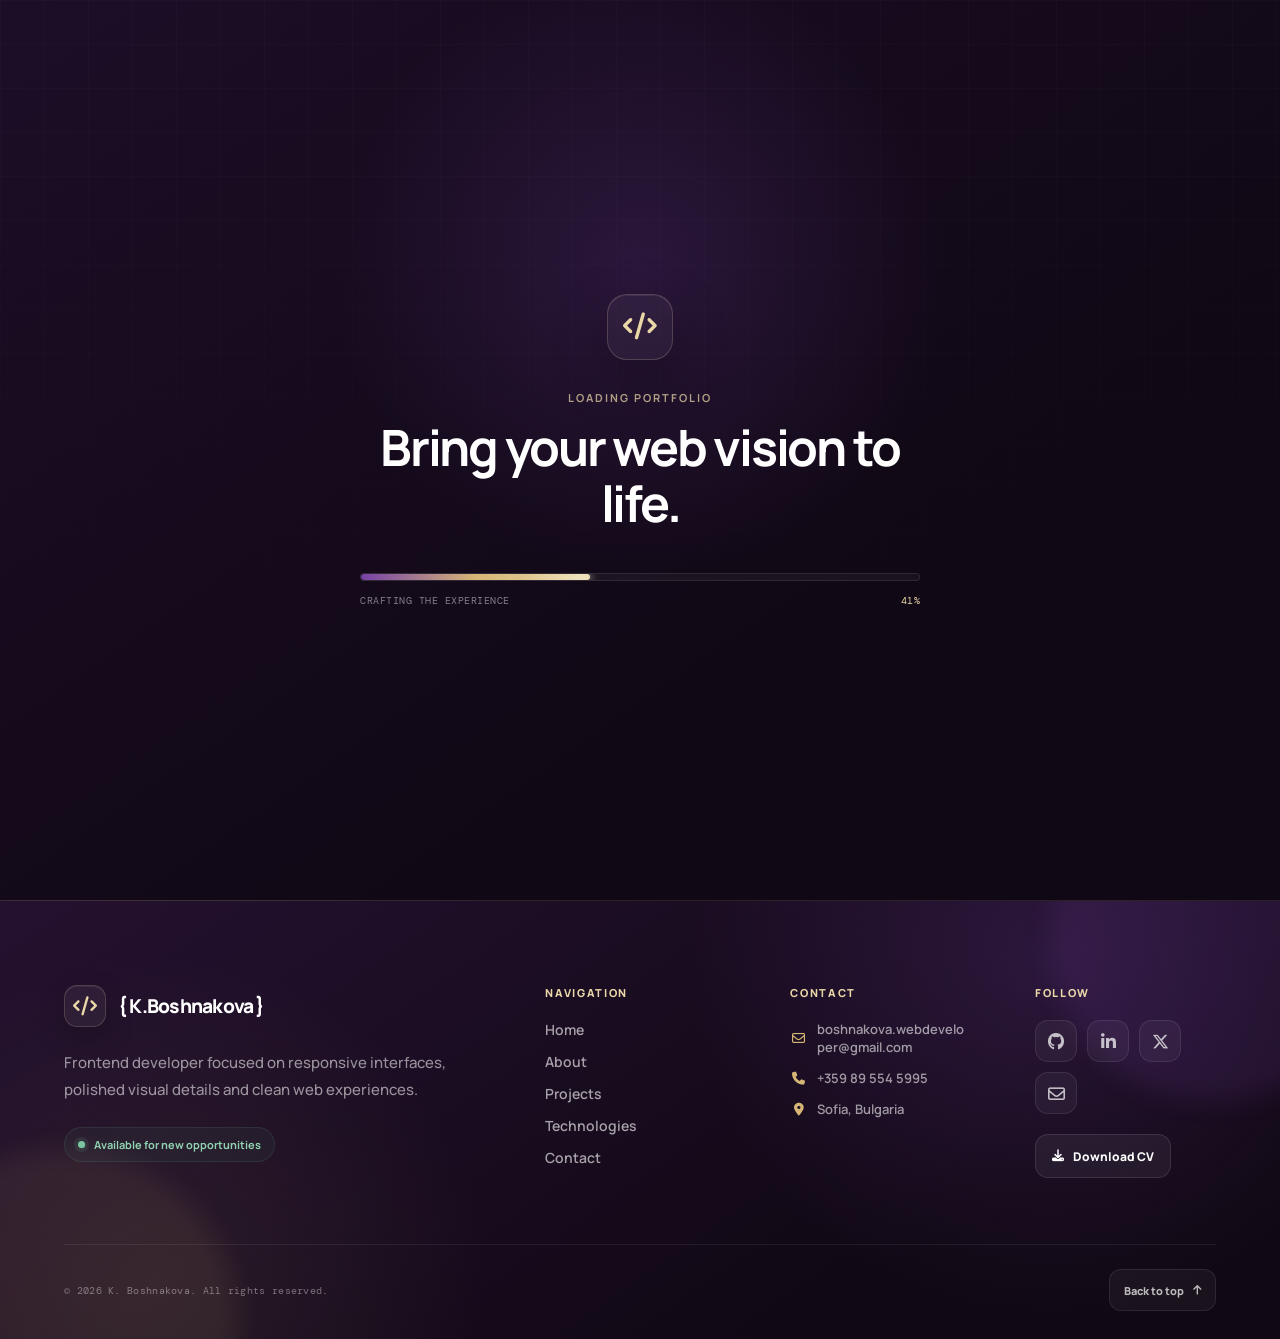
<file: index.html>
<!DOCTYPE html>
<html lang="en">
<head>
    <meta charset="UTF-8">

    <meta
        name="viewport"
        content="width=device-width, initial-scale=1.0"
    >

    <meta
        name="description"
        content="Professional frontend developer portfolio"
    >

    <title>K. Boshnakova | Frontend Developer</title>

    <link
        rel="preconnect"
        href="https://fonts.googleapis.com"
    >

    <link
        rel="preconnect"
        href="https://fonts.gstatic.com"
        crossorigin
    >

    <link
        href="https://fonts.googleapis.com/css2?family=DM+Mono:wght@400;500&family=Manrope:wght@400;500;600;700;800&display=swap"
        rel="stylesheet"
    >

    <link
        rel="stylesheet"
        href="https://cdnjs.cloudflare.com/ajax/libs/font-awesome/6.5.1/css/all.min.css"
    >

    <link
        rel="stylesheet"
        href="style.css"
    >
</head>

<body class="is-loading">

    <!-- PAGE LOADER -->

    <div
        class="page-loader"
        id="page-loader"
        role="status"
        aria-live="polite"
        aria-label="Website loading"
    >
        <div class="loader-content">

            <div
                class="loader-logo"
                aria-hidden="true"
            >
                <i class="fa-solid fa-code"></i>
            </div>

            <p class="loader-label">
                Loading portfolio
            </p>

            <h2 class="loader-title">
                Bring your web vision to life.
            </h2>

            <div
                class="loader-progress"
                aria-hidden="true"
            >
                <span
                    class="loader-progress-bar"
                    id="loader-progress-bar"
                ></span>
            </div>

            <div class="loader-footer">

                <span>
                    Crafting the experience
                </span>

                <span id="loader-percentage">
                    0%
                </span>

            </div>

        </div>
    </div>

    <!-- BACKGROUND DECORATION -->

    <div
        class="page-glow page-glow-one"
        aria-hidden="true"
    ></div>

    <div
        class="page-glow page-glow-two"
        aria-hidden="true"
    ></div>

    <!-- HEADER -->

    <header class="header">

        <a
            class="logo"
            href="index.html"
            aria-label="Go to homepage"
        >
            <span class="logo-icon">

                <i
                    class="fa-solid fa-code"
                    aria-hidden="true"
                ></i>

            </span>

            <span class="logo-name">
                { K.B. }
            </span>

            <span
                class="status-dot"
                aria-hidden="true"
            ></span>
        </a>

        <nav
            class="navbar"
            id="main-navigation"
            aria-label="Main navigation"
        >
            <a
                href="index.html"
                class="active"
                aria-current="page"
            >
                Home
            </a>

            <a href="about.html">
                About
            </a>

            <a href="projects.html">
                Projects
            </a>

            <a href="technologies.html">
                Technologies
            </a>

            <a href="contact.html">
                Contact
            </a>

            <a
                href="cv.pdf"
                class="mobile-cv-btn"
                download
            >
                <i
                    class="fa-solid fa-download"
                    aria-hidden="true"
                ></i>

                Download CV
            </a>
        </nav>

        <a
            href="cv.pdf"
            class="cv-btn"
            download
        >
            <span
                class="button-shine"
                aria-hidden="true"
            ></span>

            <i
                class="fa-solid fa-download"
                aria-hidden="true"
            ></i>

            <span>
                Download CV
            </span>
        </a>

        <button
            class="menu-btn"
            type="button"
            aria-label="Open navigation menu"
            aria-expanded="false"
            aria-controls="main-navigation"
        >
            <i
                class="fa-solid fa-bars"
                aria-hidden="true"
            ></i>
        </button>

    </header>

    <!-- MAIN CONTENT -->

    <main>

        <section class="hero">

            <!-- HERO LEFT -->

            <div class="hero-left">

                <div class="availability-badge">

                    <span
                        class="availability-dot"
                        aria-hidden="true"
                    ></span>

                    Available for new opportunities

                </div>

                <p class="hero-eyebrow">
                    Frontend Developer
                </p>

                <h1 class="hero-title">

                    <span>
                        I build modern interfaces
                    </span>

                    <span class="hero-title-accent">
                        that feel effortless.
                    </span>

                </h1>

                <p class="hero-description">
                    I design and develop responsive, accessible and polished
                    web experiences with a strong focus on usability,
                    performance and visual detail.
                </p>

                <div class="hero-buttons">

                    <a
                        href="projects.html"
                        class="primary-btn"
                    >
                        <span
                            class="button-shine"
                            aria-hidden="true"
                        ></span>

                        <span>
                            View Projects
                        </span>

                        <i
                            class="fa-solid fa-arrow-right"
                            aria-hidden="true"
                        ></i>
                    </a>

                    <a
                        href="contact.html"
                        class="secondary-btn"
                    >
                        <span>
                            Contact Me
                        </span>

                        <i
                            class="fa-regular fa-message"
                            aria-hidden="true"
                        ></i>
                    </a>

                </div>

                <div class="social-section">

                    <span class="social-label">
                        Follow me
                    </span>

                    <span
                        class="social-line"
                        aria-hidden="true"
                    ></span>

                    <div class="social-icons">

                        <a
                            href="#"
                            target="_blank"
                            rel="noopener noreferrer"
                            aria-label="GitHub"
                        >
                            <i
                                class="fa-brands fa-github"
                                aria-hidden="true"
                            ></i>
                        </a>

                        <a
                            href="#"
                            target="_blank"
                            rel="noopener noreferrer"
                            aria-label="LinkedIn"
                        >
                            <i
                                class="fa-brands fa-linkedin-in"
                                aria-hidden="true"
                            ></i>
                        </a>

                        <a
                            href="#"
                            target="_blank"
                            rel="noopener noreferrer"
                            aria-label="X"
                        >
                            <i
                                class="fa-brands fa-x-twitter"
                                aria-hidden="true"
                            ></i>
                        </a>

                        <a
                            href="mailto:example@email.com"
                            aria-label="Email"
                        >
                            <i
                                class="fa-regular fa-envelope"
                                aria-hidden="true"
                            ></i>
                        </a>

                    </div>

                </div>

            </div>

            <!-- HERO RIGHT -->

            <div class="hero-right">

                <div
                    class="hero-bg"
                    aria-hidden="true"
                ></div>

                <div
                    class="hero-ring hero-ring-one"
                    aria-hidden="true"
                ></div>

                <div
                    class="hero-ring hero-ring-two"
                    aria-hidden="true"
                ></div>

                <div class="code-window">

                    <div class="window-header">

                        <div class="window-controls">

                            <span class="dot red"></span>

                            <span class="dot yellow"></span>

                            <span class="dot window-green"></span>

                        </div>

                        <span class="file-name">

                            <i
                                class="fa-brands fa-react"
                                aria-hidden="true"
                            ></i>

                            index.html

                        </span>

                        <span class="window-status">
                            Live
                        </span>

                    </div>

                    <pre
                        class="code-area"
                        aria-label="Animated React code example"
                    ><code id="typewriter-code"></code><span
                        class="typing-cursor"
                        aria-hidden="true"
                    ></span></pre>

                    <div
                        class="code-window-glow"
                        aria-hidden="true"
                    ></div>

                </div>

                <div class="floating-card experience">

                    <span class="card-icon card-icon-primary">

                        <i
                            class="fa-solid fa-rocket"
                            aria-hidden="true"
                        ></i>

                    </span>

                    <div>

                        <h3>
                            3+
                        </h3>

                        <p>
                            Years Experience
                        </p>

                    </div>

                </div>

                <div class="floating-card projects-card">

                    <span class="card-icon card-icon-success">

                        <i
                            class="fa-solid fa-check"
                            aria-hidden="true"
                        ></i>

                    </span>

                    <div>

                        <h3>
                            15+
                        </h3>

                        <p>
                            Completed Projects
                        </p>

                    </div>

                </div>

                <div class="tech-stack">

                    <span class="tech-stack-label">
                        Tech Stack
                    </span>

                    <span
                        class="tech-divider"
                        aria-hidden="true"
                    ></span>

                    <i
                        class="fa-brands fa-html5"
                        aria-label="HTML5"
                    ></i>

                    <i
                        class="fa-brands fa-css3-alt"
                        aria-label="CSS3"
                    ></i>

                    <i
                        class="fa-brands fa-js"
                        aria-label="JavaScript"
                    ></i>

                    <i
                        class="fa-brands fa-react"
                        aria-label="React"
                    ></i>

                </div>

            </div>

        </section>


     <!--   <section
    class="testimonials-section"
    id="testimonials"
>
    <div class="testimonials-heading">

        <p class="testimonials-eyebrow">
            Client feedback
        </p>

        <h2 class="testimonials-title">
            Real feedback from people

            <span>
                I have worked with.
            </span>
        </h2>

        <p class="testimonials-description">
            Every review shown here is submitted by a real client
            or collaborator and published only after verification.
        </p>

    </div>

    <div
        class="testimonials-grid"
        id="testimonials-grid"
    >
       

        <article class="testimonial-card">

            <div
                class="testimonial-stars"
                aria-label="5 out of 5 stars"
            >
                <i
                    class="fa-solid fa-star"
                    aria-hidden="true"
                ></i>

                <i
                    class="fa-solid fa-star"
                    aria-hidden="true"
                ></i>

                <i
                    class="fa-solid fa-star"
                    aria-hidden="true"
                ></i>

                <i
                    class="fa-solid fa-star"
                    aria-hidden="true"
                ></i>

                <i
                    class="fa-solid fa-star"
                    aria-hidden="true"
                ></i>
            </div>

            <blockquote>
                “Replace this text with the real review from your client.”
            </blockquote>

            <div class="testimonial-author">

                <div
                    class="testimonial-avatar"
                    aria-hidden="true"
                >
                    AB
                </div>

                <div>
                    <strong>
                        Client Name
                    </strong>

                    <span>
                        Project Client
                    </span>

                    <span class="testimonial-verified">

                        <i
                            class="fa-solid fa-circle-check"
                            aria-hidden="true"
                        ></i>

                        Verified review

                    </span>
                </div>

            </div>

        </article>

        

        <article class="testimonial-card">

            <div
                class="testimonial-stars"
                aria-label="5 out of 5 stars"
            >
                <i
                    class="fa-solid fa-star"
                    aria-hidden="true"
                ></i>

                <i
                    class="fa-solid fa-star"
                    aria-hidden="true"
                ></i>

                <i
                    class="fa-solid fa-star"
                    aria-hidden="true"
                ></i>

                <i
                    class="fa-solid fa-star"
                    aria-hidden="true"
                ></i>

                <i
                    class="fa-solid fa-star"
                    aria-hidden="true"
                ></i>
            </div>

            <blockquote>
                “Replace this text with the second real review.”
            </blockquote>

            <div class="testimonial-author">

                <div
                    class="testimonial-avatar"
                    aria-hidden="true"
                >
                    CD
                </div>

                <div>
                    <strong>
                        Client Name
                    </strong>

                    <span>
                        Business Owner
                    </span>

                    <span class="testimonial-verified">

                        <i
                            class="fa-solid fa-circle-check"
                            aria-hidden="true"
                        ></i>

                        Verified review

                    </span>
                </div>

            </div>

        </article>

     
        <article class="testimonial-card">

            <div
                class="testimonial-stars"
                aria-label="5 out of 5 stars"
            >
                <i
                    class="fa-solid fa-star"
                    aria-hidden="true"
                ></i>

                <i
                    class="fa-solid fa-star"
                    aria-hidden="true"
                ></i>

                <i
                    class="fa-solid fa-star"
                    aria-hidden="true"
                ></i>

                <i
                    class="fa-solid fa-star"
                    aria-hidden="true"
                ></i>

                <i
                    class="fa-solid fa-star"
                    aria-hidden="true"
                ></i>
            </div>

            <blockquote>
                “Replace this text with the third real review.”
            </blockquote>

            <div class="testimonial-author">

                <div
                    class="testimonial-avatar"
                    aria-hidden="true"
                >
                    EF
                </div>

                <div>
                    <strong>
                        Client Name
                    </strong>

                    <span>
                        Creative Collaborator
                    </span>

                    <span class="testimonial-verified">

                        <i
                            class="fa-solid fa-circle-check"
                            aria-hidden="true"
                        ></i>

                        Verified review

                    </span>
                </div>

            </div>

        </article>

    </div>

    <div class="testimonials-actions">

        <a
            class="leave-review-btn"
            href="review.html"
        >
            <i
                class="fa-regular fa-message"
                aria-hidden="true"
            ></i>

            <span>
                Leave a review
            </span>
        </a>

    </div>

</section> -->

    </main>

    <footer class="site-footer">

        <div class="footer-glow footer-glow-one"></div>
    
        <div class="footer-glow footer-glow-two"></div>
    
        <div class="footer-container">
    
            <div class="footer-main">
    
                <div class="footer-brand">
    
                    <a
                        class="footer-logo"
                        href="index.html"
                        aria-label="Go to homepage"
                    >
                        <span class="footer-logo-icon">
    
                            <i
                                class="fa-solid fa-code"
                                aria-hidden="true"
                            ></i>
    
                        </span>
    
                        <span>
                            { K.Boshnakova }
                        </span>
                    </a>
    
                    <p>
                        Frontend developer focused on responsive interfaces,
                        polished visual details and clean web experiences.
                    </p>
    
                    <div class="footer-status">
    
                        <span class="footer-status-dot"></span>
    
                        Available for new opportunities
    
                    </div>
    
                </div>
    
                <div class="footer-column">
    
                    <h2>
                        Navigation
                    </h2>
    
                    <nav
                        class="footer-navigation"
                        aria-label="Footer navigation"
                    >
                        <a href="index.html">
                            Home
                        </a>
    
                        <a href="about.html">
                            About
                        </a>
    
                        <a href="projects.html">
                            Projects
                        </a>
    
                        <a href="technologies.html">
                            Technologies
                        </a>
    
                        <a href="contact.html">
                            Contact
                        </a>
                    </nav>
    
                </div>
    
                <div class="footer-column">
    
                    <h2>
                        Contact
                    </h2>
    
                    <div class="footer-contact-list">
    
                        <a href="mailto:boshnakova.webdeveloper@gmail.com">
    
                            <i
                                class="fa-regular fa-envelope"
                                aria-hidden="true"
                            ></i>
    
                            <span>
                                boshnakova.webdeveloper@gmail.com
                            </span>
    
                        </a>
    
                        <a href="tel:+359895545995">
    
                            <i
                                class="fa-solid fa-phone"
                                aria-hidden="true"
                            ></i>
    
                            <span>
                                +359 89 554 5995
                            </span>
    
                        </a>
    
                        <span>
    
                            <i
                                class="fa-solid fa-location-dot"
                                aria-hidden="true"
                            ></i>
    
                           Sofia, Bulgaria
    
                        </span>
    
                    </div>
    
                </div>
    
                <div class="footer-column">
    
                    <h2>
                        Follow
                    </h2>
    
                    <div class="footer-socials">
    
                        <a
                            href="#"
                            target="_blank"
                            rel="noopener noreferrer"
                            aria-label="GitHub"
                        >
                            <i
                                class="fa-brands fa-github"
                                aria-hidden="true"
                            ></i>
                        </a>
    
                        <a
                            href="#"
                            target="_blank"
                            rel="noopener noreferrer"
                            aria-label="LinkedIn"
                        >
                            <i
                                class="fa-brands fa-linkedin-in"
                                aria-hidden="true"
                            ></i>
                        </a>
    
                        <a
                            href="#"
                            target="_blank"
                            rel="noopener noreferrer"
                            aria-label="X"
                        >
                            <i
                                class="fa-brands fa-x-twitter"
                                aria-hidden="true"
                            ></i>
                        </a>
    
                        <a
                            href="mailto:boshnakova.webdeveloper@gmail.com"
                            aria-label="Email"
                        >
                            <i
                                class="fa-regular fa-envelope"
                                aria-hidden="true"
                            ></i>
                        </a>
    
                    </div>
    
                    <a
                        class="footer-cv-button"
                        href="cv.pdf"
                        download
                    >
                        <i
                            class="fa-solid fa-download"
                            aria-hidden="true"
                        ></i>
    
                        Download CV
                    </a>
    
                </div>
    
            </div>
    
            <div class="footer-bottom">
    
                <p>
                    © <span id="current-year"></span> K. Boshnakova.
                    All rights reserved.
                </p>
    
                <button
                    class="footer-scroll-top"
                    id="scroll-to-top"
                    type="button"
                    aria-label="Scroll to top"
                >
                    <span>
                        Back to top
                    </span>
    
                    <i
                        class="fa-solid fa-arrow-up"
                        aria-hidden="true"
                    ></i>
                </button>
    
            </div>
    
        </div>
    
    </footer>

    <script src="script.js"></script>

</body>
</html>
</file>
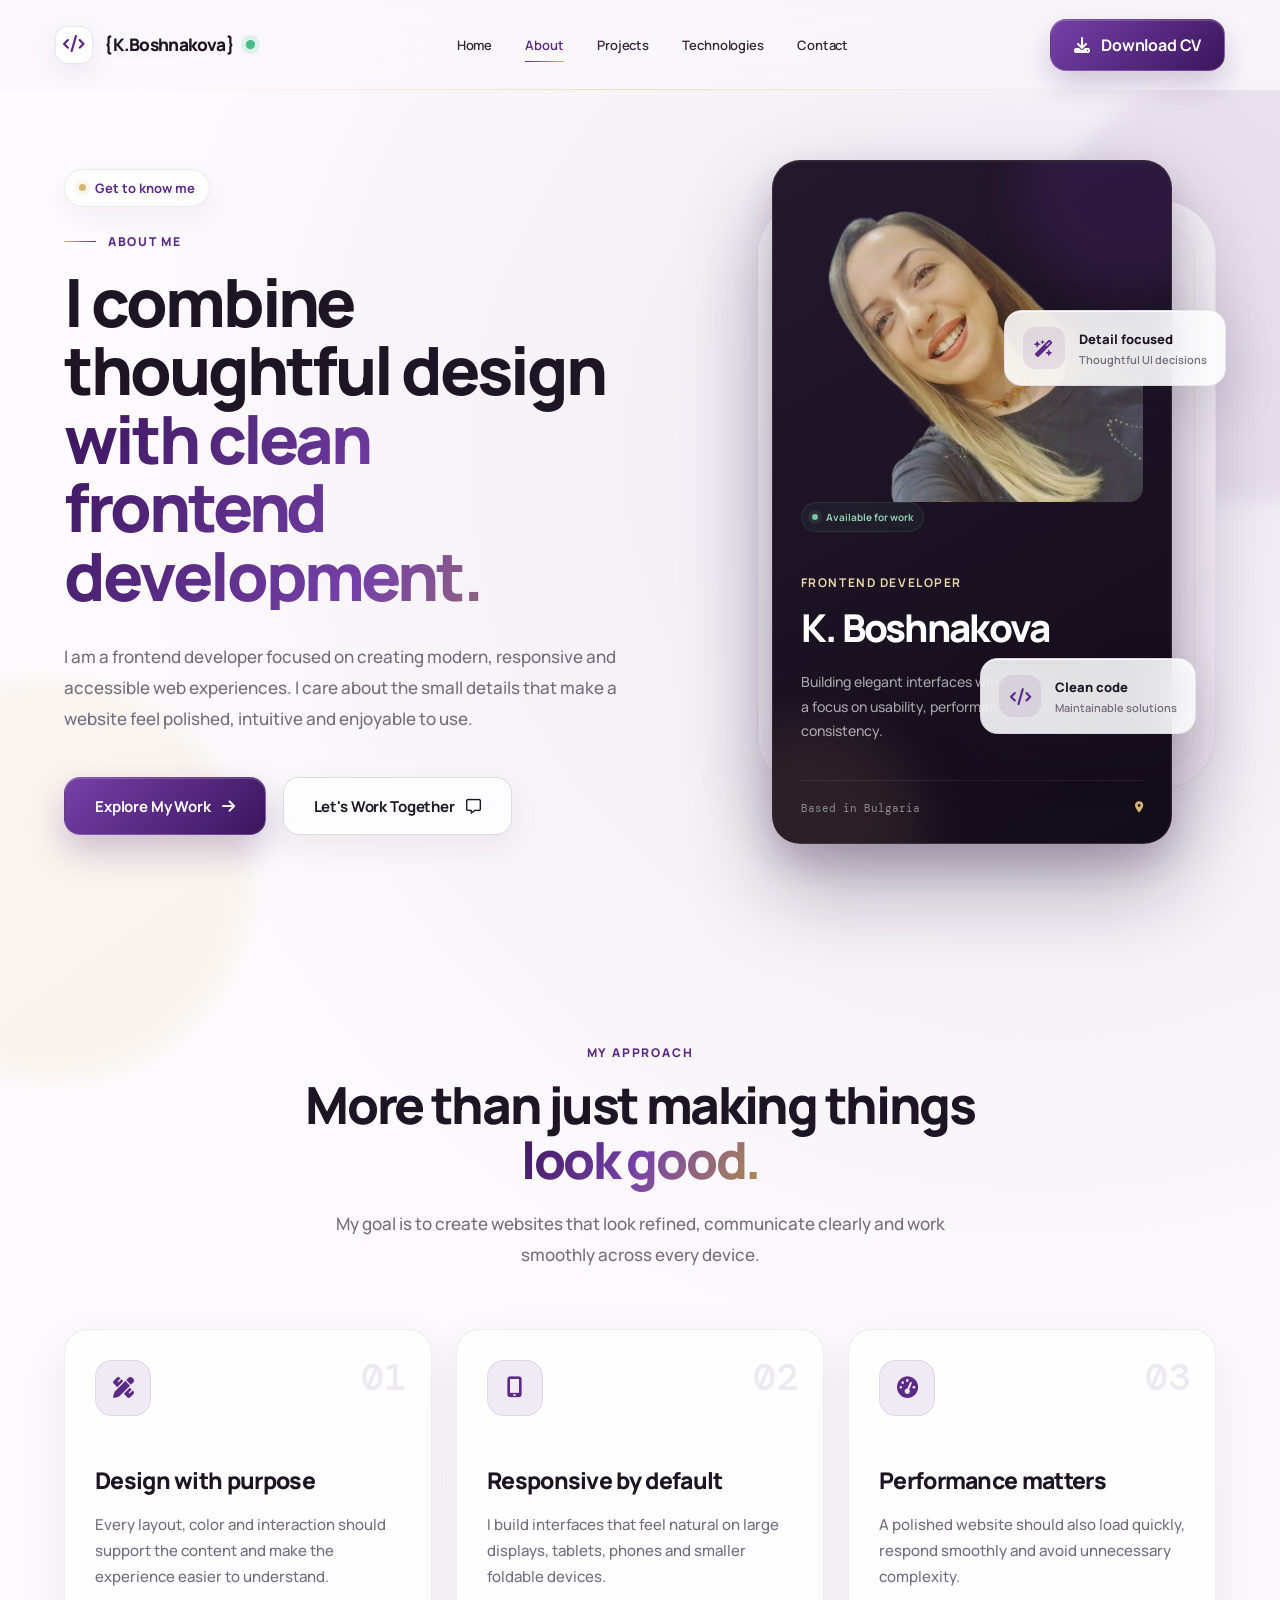
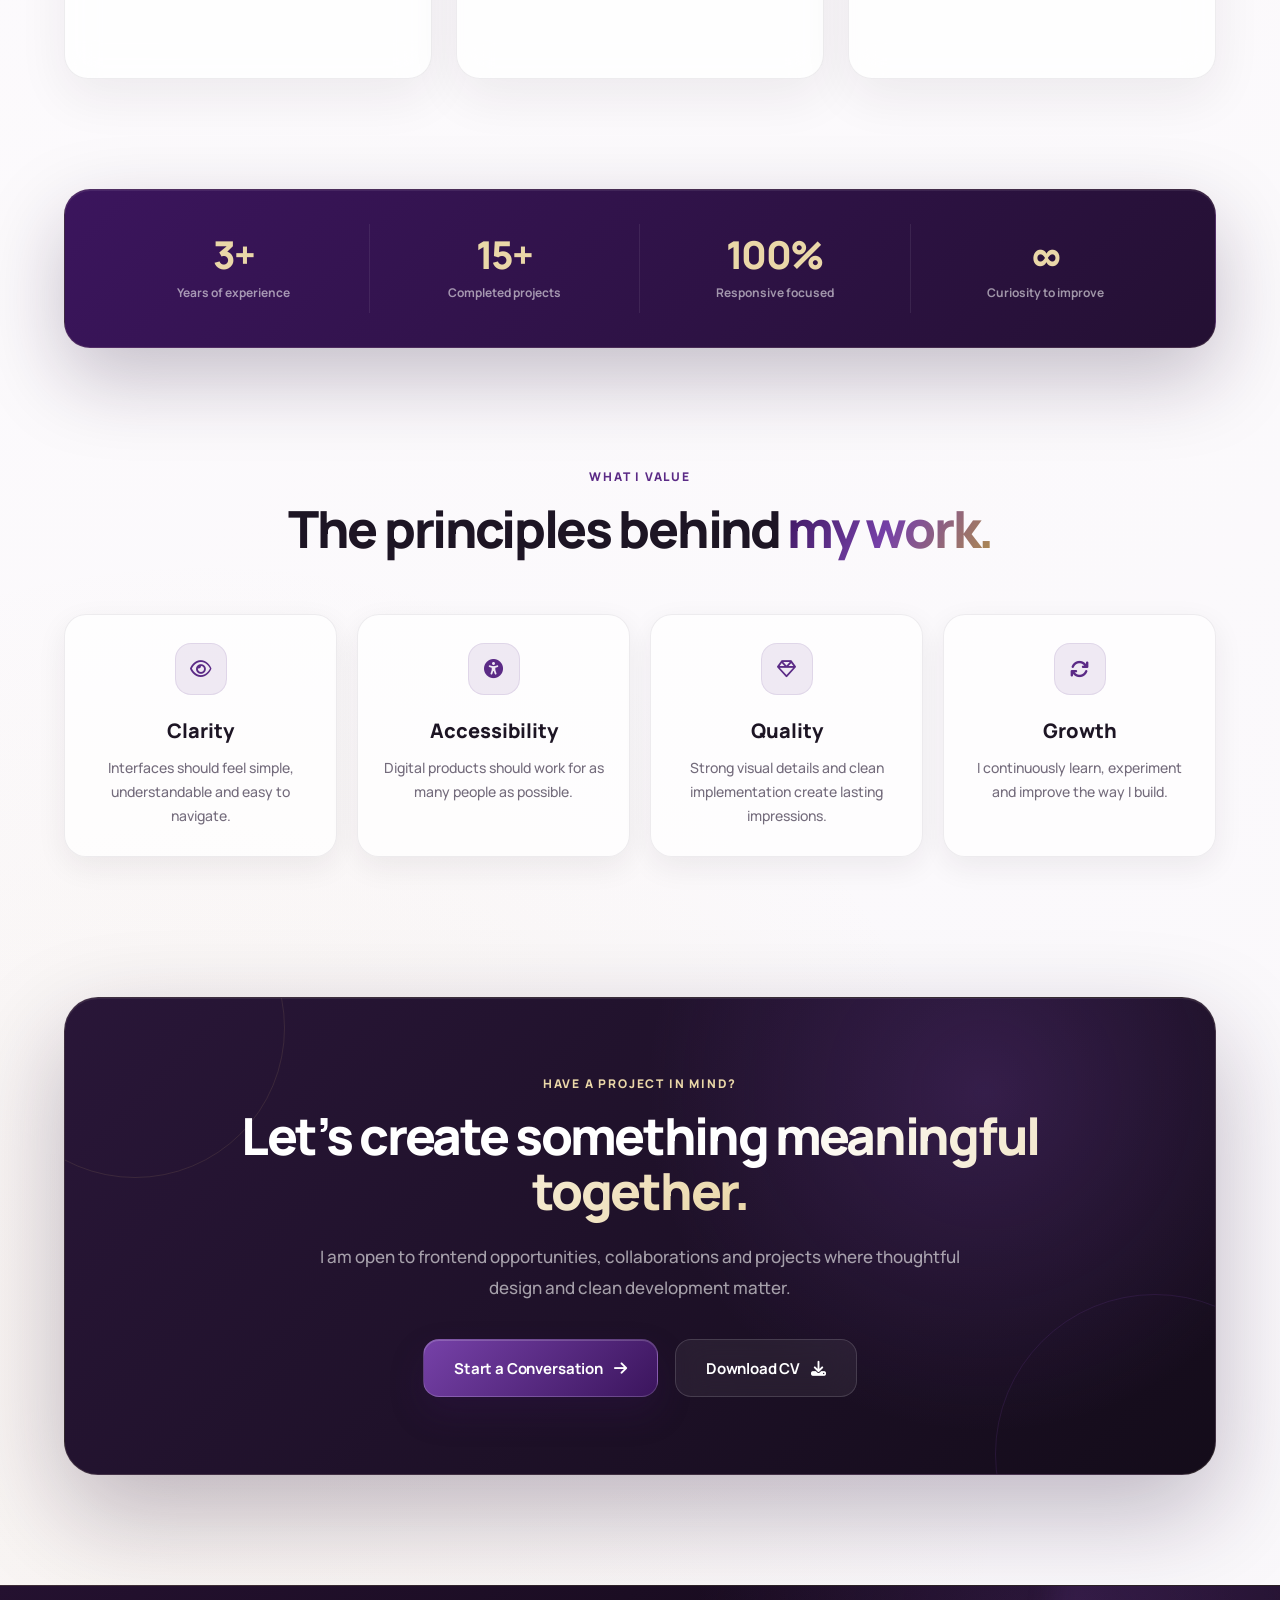
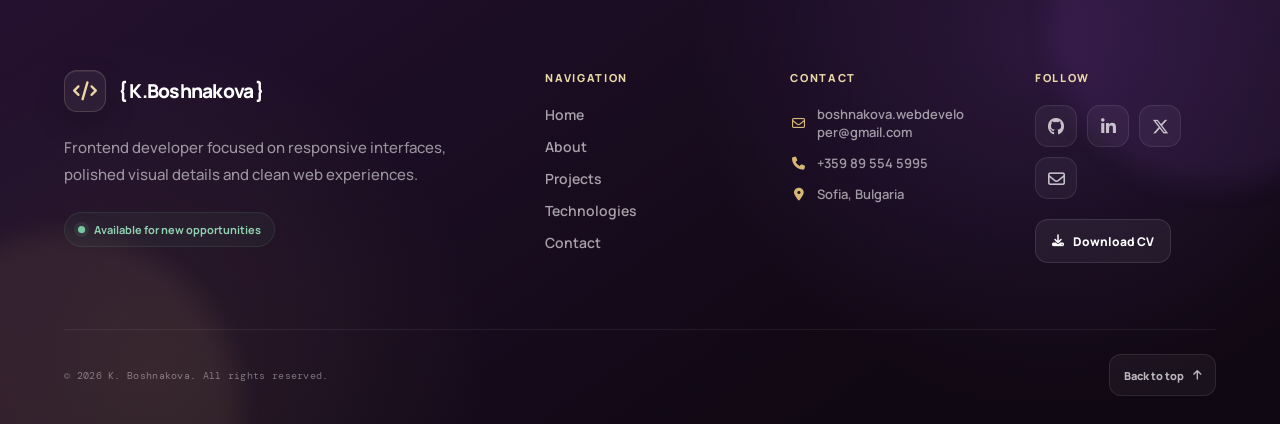
<file: about.html>
<!DOCTYPE html>
<html lang="en">
<head>
    <meta charset="UTF-8">

    <meta
        name="viewport"
        content="width=device-width, initial-scale=1.0"
    >

    <meta
        name="description"
        content="Learn more about K. Boshnakova, a frontend developer focused on responsive and polished web experiences."
    >

    <title>About | K. Boshnakova</title>

    <link
        rel="preconnect"
        href="https://fonts.googleapis.com"
    >

    <link
        rel="preconnect"
        href="https://fonts.gstatic.com"
        crossorigin
    >

    <link
        href="https://fonts.googleapis.com/css2?family=DM+Mono:wght@400;500&family=Manrope:wght@400;500;600;700;800&display=swap"
        rel="stylesheet"
    >

    <link
        rel="stylesheet"
        href="https://cdnjs.cloudflare.com/ajax/libs/font-awesome/6.5.1/css/all.min.css"
    >

    <link
        rel="stylesheet"
        href="style.css"
    >
</head>

<body>

    <div
        class="page-glow page-glow-one"
        aria-hidden="true"
    ></div>

    <div
        class="page-glow page-glow-two"
        aria-hidden="true"
    ></div>

    <header class="header">

        <a
            class="logo"
            href="index.html"
            aria-label="Go to homepage"
        >
            <span class="logo-icon">
                <i
                    class="fa-solid fa-code"
                    aria-hidden="true"
                ></i>
            </span>

            <span class="logo-name">
                { K.Boshnakova }
            </span>

            <span
                class="status-dot"
                aria-hidden="true"
            ></span>
        </a>

        <nav
            class="navbar"
            id="main-navigation"
            aria-label="Main navigation"
        >
            <a href="index.html">
                Home
            </a>

            <a
                href="about.html"
                class="active"
                aria-current="page"
            >
                About
            </a>

            <a href="projects.html">
                Projects
            </a>

            <a href="technologies.html">
                Technologies
            </a>

            <a href="contact.html">
                Contact
            </a>

            <a
                href="cv.pdf"
                class="mobile-cv-btn"
                download
            >
                <i
                    class="fa-solid fa-download"
                    aria-hidden="true"
                ></i>

                Download CV
            </a>
        </nav>

        <a
            href="cv.pdf"
            class="cv-btn"
            download
        >
            <span
                class="button-shine"
                aria-hidden="true"
            ></span>

            <i
                class="fa-solid fa-download"
                aria-hidden="true"
            ></i>

            <span>
                Download CV
            </span>
        </a>

        <button
            class="menu-btn"
            type="button"
            aria-label="Open navigation menu"
            aria-expanded="false"
            aria-controls="main-navigation"
        >
            <i
                class="fa-solid fa-bars"
                aria-hidden="true"
            ></i>
        </button>

    </header>

    <main>

        <section class="about-hero">

            <div class="about-hero-content">

                <div class="page-badge">

                    <span
                        class="page-badge-dot"
                        aria-hidden="true"
                    ></span>

                    Get to know me

                </div>

                <p class="page-eyebrow">
                    About Me
                </p>

                <h1 class="about-title">
                    I combine thoughtful design

                    <span>
                        with clean frontend development.
                    </span>
                </h1>

                <p class="about-intro">
                    I am a frontend developer focused on creating modern,
                    responsive and accessible web experiences. I care about
                    the small details that make a website feel polished,
                    intuitive and enjoyable to use.
                </p>

                <div class="about-actions">

                    <a
                        href="projects.html"
                        class="primary-btn"
                    >
                        <span
                            class="button-shine"
                            aria-hidden="true"
                        ></span>

                        <span>
                            Explore My Work
                        </span>

                        <i
                            class="fa-solid fa-arrow-right"
                            aria-hidden="true"
                        ></i>
                    </a>

                    <a
                        href="contact.html"
                        class="secondary-btn"
                    >
                        <span>
                            Let's Work Together
                        </span>

                        <i
                            class="fa-regular fa-message"
                            aria-hidden="true"
                        ></i>
                    </a>

                </div>

            </div>

            <div class="about-visual">

                <div
                    class="about-visual-bg"
                    aria-hidden="true"
                ></div>

                <div class="profile-card profile-card-with-photo">

                    <img
                        class="profile-card-image"
                        src="img/Screenshot_from_2025-09-28_23-46-40-removebg-preview.png"
                        alt="Portrait of K. Boshnakova"
                    >

                    <div
                        class="profile-card-overlay"
                        aria-hidden="true"
                    ></div>

                    <div class="profile-card-top">

                        <div class="profile-status">

                            <span
                                class="profile-status-dot"
                                aria-hidden="true"
                            ></span>

                            Available for work

                        </div>

                    </div>

                    <div class="profile-card-content">

                        <p class="profile-role">
                            Frontend Developer
                        </p>

                        <h2>
                            K. Boshnakova
                        </h2>

                        <p>
                            Building elegant interfaces with <br> a focus on
                            usability, performance and visual consistency.
                        </p>

                    </div>

                    <div class="profile-card-footer">

                        <span>
                            Based in Bulgaria
                        </span>

                        <i
                            class="fa-solid fa-location-dot"
                            aria-hidden="true"
                        ></i>

                    </div>

                </div>

                <div class="about-floating-card about-detail-card">

                    <span class="about-card-icon">
                        <i
                            class="fa-solid fa-wand-magic-sparkles"
                            aria-hidden="true"
                        ></i>
                    </span>

                    <div>
                        <strong>
                            Detail focused
                        </strong>

                        <span>
                            Thoughtful UI decisions
                        </span>
                    </div>

                </div>

                <div class="about-floating-card about-code-card">

                    <span class="about-card-icon">
                        <i
                            class="fa-solid fa-code"
                            aria-hidden="true"
                        ></i>
                    </span>

                    <div>
                        <strong>
                            Clean code
                        </strong>

                        <span>
                            Maintainable solutions
                        </span>
                    </div>

                </div>

            </div>

        </section>

        <section class="about-section">

            <div class="section-heading">

                <p class="section-eyebrow">
                    My approach
                </p>

                <h2>
                    More than just making things

                    <span>
                        look good.
                    </span>
                </h2>

                <p>
                    My goal is to create websites that look refined,
                    communicate clearly and work smoothly across every
                    device.
                </p>

            </div>

            <div class="about-story-grid">

                <article class="about-story-card">

                    <span class="story-number">
                        01
                    </span>

                    <div class="story-icon">
                        <i
                            class="fa-solid fa-pen-ruler"
                            aria-hidden="true"
                        ></i>
                    </div>

                    <h3>
                        Design with purpose
                    </h3>

                    <p>
                        Every layout, color and interaction should support
                        the content and make the experience easier to
                        understand.
                    </p>

                </article>

                <article class="about-story-card">

                    <span class="story-number">
                        02
                    </span>

                    <div class="story-icon">
                        <i
                            class="fa-solid fa-mobile-screen-button"
                            aria-hidden="true"
                        ></i>
                    </div>

                    <h3>
                        Responsive by default
                    </h3>

                    <p>
                        I build interfaces that feel natural on large
                        displays, tablets, phones and smaller foldable
                        devices.
                    </p>

                </article>

                <article class="about-story-card">

                    <span class="story-number">
                        03
                    </span>

                    <div class="story-icon">
                        <i
                            class="fa-solid fa-gauge-high"
                            aria-hidden="true"
                        ></i>
                    </div>

                    <h3>
                        Performance matters
                    </h3>

                    <p>
                        A polished website should also load quickly,
                        respond smoothly and avoid unnecessary complexity.
                    </p>

                </article>

            </div>

        </section>

        <section class="about-stats">

            <article class="about-stat">
                <strong>
                    3+
                </strong>

                <span>
                    Years of experience
                </span>
            </article>

            <article class="about-stat">
                <strong>
                    15+
                </strong>

                <span>
                    Completed projects
                </span>
            </article>

            <article class="about-stat">
                <strong>
                    100%
                </strong>

                <span>
                    Responsive focused
                </span>
            </article>

            <article class="about-stat">
                <strong>
                    ∞
                </strong>

                <span>
                    Curiosity to improve
                </span>
            </article>

        </section>

        <section class="about-section values-section">

            <div class="section-heading">

                <p class="section-eyebrow">
                    What I value
                </p>

                <h2>
                    The principles behind

                    <span>
                        my work.
                    </span>
                </h2>

            </div>

            <div class="values-grid">

                <article class="value-card">

                    <div class="value-icon">
                        <i
                            class="fa-regular fa-eye"
                            aria-hidden="true"
                        ></i>
                    </div>

                    <h3>
                        Clarity
                    </h3>

                    <p>
                        Interfaces should feel simple, understandable and
                        easy to navigate.
                    </p>

                </article>

                <article class="value-card">

                    <div class="value-icon">
                        <i
                            class="fa-solid fa-universal-access"
                            aria-hidden="true"
                        ></i>
                    </div>

                    <h3>
                        Accessibility
                    </h3>

                    <p>
                        Digital products should work for as many people as
                        possible.
                    </p>

                </article>

                <article class="value-card">

                    <div class="value-icon">
                        <i
                            class="fa-regular fa-gem"
                            aria-hidden="true"
                        ></i>
                    </div>

                    <h3>
                        Quality
                    </h3>

                    <p>
                        Strong visual details and clean implementation
                        create lasting impressions.
                    </p>

                </article>

                <article class="value-card">

                    <div class="value-icon">
                        <i
                            class="fa-solid fa-arrows-rotate"
                            aria-hidden="true"
                        ></i>
                    </div>

                    <h3>
                        Growth
                    </h3>

                    <p>
                        I continuously learn, experiment and improve the
                        way I build.
                    </p>

                </article>

            </div>

        </section>

        <section class="about-cta">

            <div class="about-cta-content">

                <p class="section-eyebrow">
                    Have a project in mind?
                </p>

                <h2>
                    Let’s create something

                    <span>
                        meaningful together.
                    </span>
                </h2>

                <p>
                    I am open to frontend opportunities, collaborations
                    and projects where thoughtful design and clean
                    development matter.
                </p>

                <div class="about-cta-actions">

                    <a
                        href="contact.html"
                        class="primary-btn"
                    >
                        <span
                            class="button-shine"
                            aria-hidden="true"
                        ></span>

                        <span>
                            Start a Conversation
                        </span>

                        <i
                            class="fa-solid fa-arrow-right"
                            aria-hidden="true"
                        ></i>
                    </a>

                    <a
                        href="cv.pdf"
                        class="secondary-btn"
                        download
                    >
                        <span>
                            Download CV
                        </span>

                        <i
                            class="fa-solid fa-download"
                            aria-hidden="true"
                        ></i>
                    </a>

                </div>

            </div>

        </section>

    </main>

    <footer class="site-footer">

        <div class="footer-glow footer-glow-one"></div>

        <div class="footer-glow footer-glow-two"></div>

        <div class="footer-container">

            <div class="footer-main">

                <div class="footer-brand">

                    <a
                        class="footer-logo"
                        href="index.html"
                        aria-label="Go to homepage"
                    >
                        <span class="footer-logo-icon">

                            <i
                                class="fa-solid fa-code"
                                aria-hidden="true"
                            ></i>

                        </span>

                        <span>
                            { K.Boshnakova }
                        </span>
                    </a>

                    <p>
                        Frontend developer focused on responsive interfaces,
                        polished visual details and clean web experiences.
                    </p>

                    <div class="footer-status">

                        <span class="footer-status-dot"></span>

                        Available for new opportunities

                    </div>

                </div>

                <div class="footer-column">

                    <h2>
                        Navigation
                    </h2>

                    <nav
                        class="footer-navigation"
                        aria-label="Footer navigation"
                    >
                        <a href="index.html">
                            Home
                        </a>

                        <a href="about.html">
                            About
                        </a>

                        <a href="projects.html">
                            Projects
                        </a>

                        <a href="technologies.html">
                            Technologies
                        </a>

                        <a href="contact.html">
                            Contact
                        </a>
                    </nav>

                </div>

                <div class="footer-column">

                    <h2>
                        Contact
                    </h2>

                    <div class="footer-contact-list">

                        <a href="mailto:boshnakova.webdeveloper@gmail.com">

                            <i
                                class="fa-regular fa-envelope"
                                aria-hidden="true"
                            ></i>

                            <span>
                                boshnakova.webdeveloper@gmail.com
                            </span>

                        </a>

                        <a href="tel:+359895545995">

                            <i
                                class="fa-solid fa-phone"
                                aria-hidden="true"
                            ></i>

                            <span>
                                +359 89 554 5995
                            </span>

                        </a>

                        <span>

                            <i
                                class="fa-solid fa-location-dot"
                                aria-hidden="true"
                            ></i>

                            Sofia, Bulgaria

                        </span>

                    </div>

                </div>

                <div class="footer-column">

                    <h2>
                        Follow
                    </h2>

                    <div class="footer-socials">

                        <a
                            href="#"
                            target="_blank"
                            rel="noopener noreferrer"
                            aria-label="GitHub"
                        >
                            <i
                                class="fa-brands fa-github"
                                aria-hidden="true"
                            ></i>
                        </a>

                        <a
                            href="#"
                            target="_blank"
                            rel="noopener noreferrer"
                            aria-label="LinkedIn"
                        >
                            <i
                                class="fa-brands fa-linkedin-in"
                                aria-hidden="true"
                            ></i>
                        </a>

                        <a
                            href="#"
                            target="_blank"
                            rel="noopener noreferrer"
                            aria-label="X"
                        >
                            <i
                                class="fa-brands fa-x-twitter"
                                aria-hidden="true"
                            ></i>
                        </a>

                        <a
                            href="mailto:boshnakova.webdeveloper@gmail.com"
                            aria-label="Email"
                        >
                            <i
                                class="fa-regular fa-envelope"
                                aria-hidden="true"
                            ></i>
                        </a>

                    </div>

                    <a
                        class="footer-cv-button"
                        href="cv.pdf"
                        download
                    >
                        <i
                            class="fa-solid fa-download"
                            aria-hidden="true"
                        ></i>

                        Download CV
                    </a>

                </div>

            </div>

            <div class="footer-bottom">

                <p>
                    © <span id="current-year"></span> K. Boshnakova.
                    All rights reserved.
                </p>

                <button
                    class="footer-scroll-top"
                    id="scroll-to-top"
                    type="button"
                    aria-label="Scroll to top"
                >
                    <span>
                        Back to top
                    </span>

                    <i
                        class="fa-solid fa-arrow-up"
                        aria-hidden="true"
                    ></i>
                </button>

            </div>

        </div>

    </footer>

    <script src="script.js"></script>

</body>
</html>
</file>
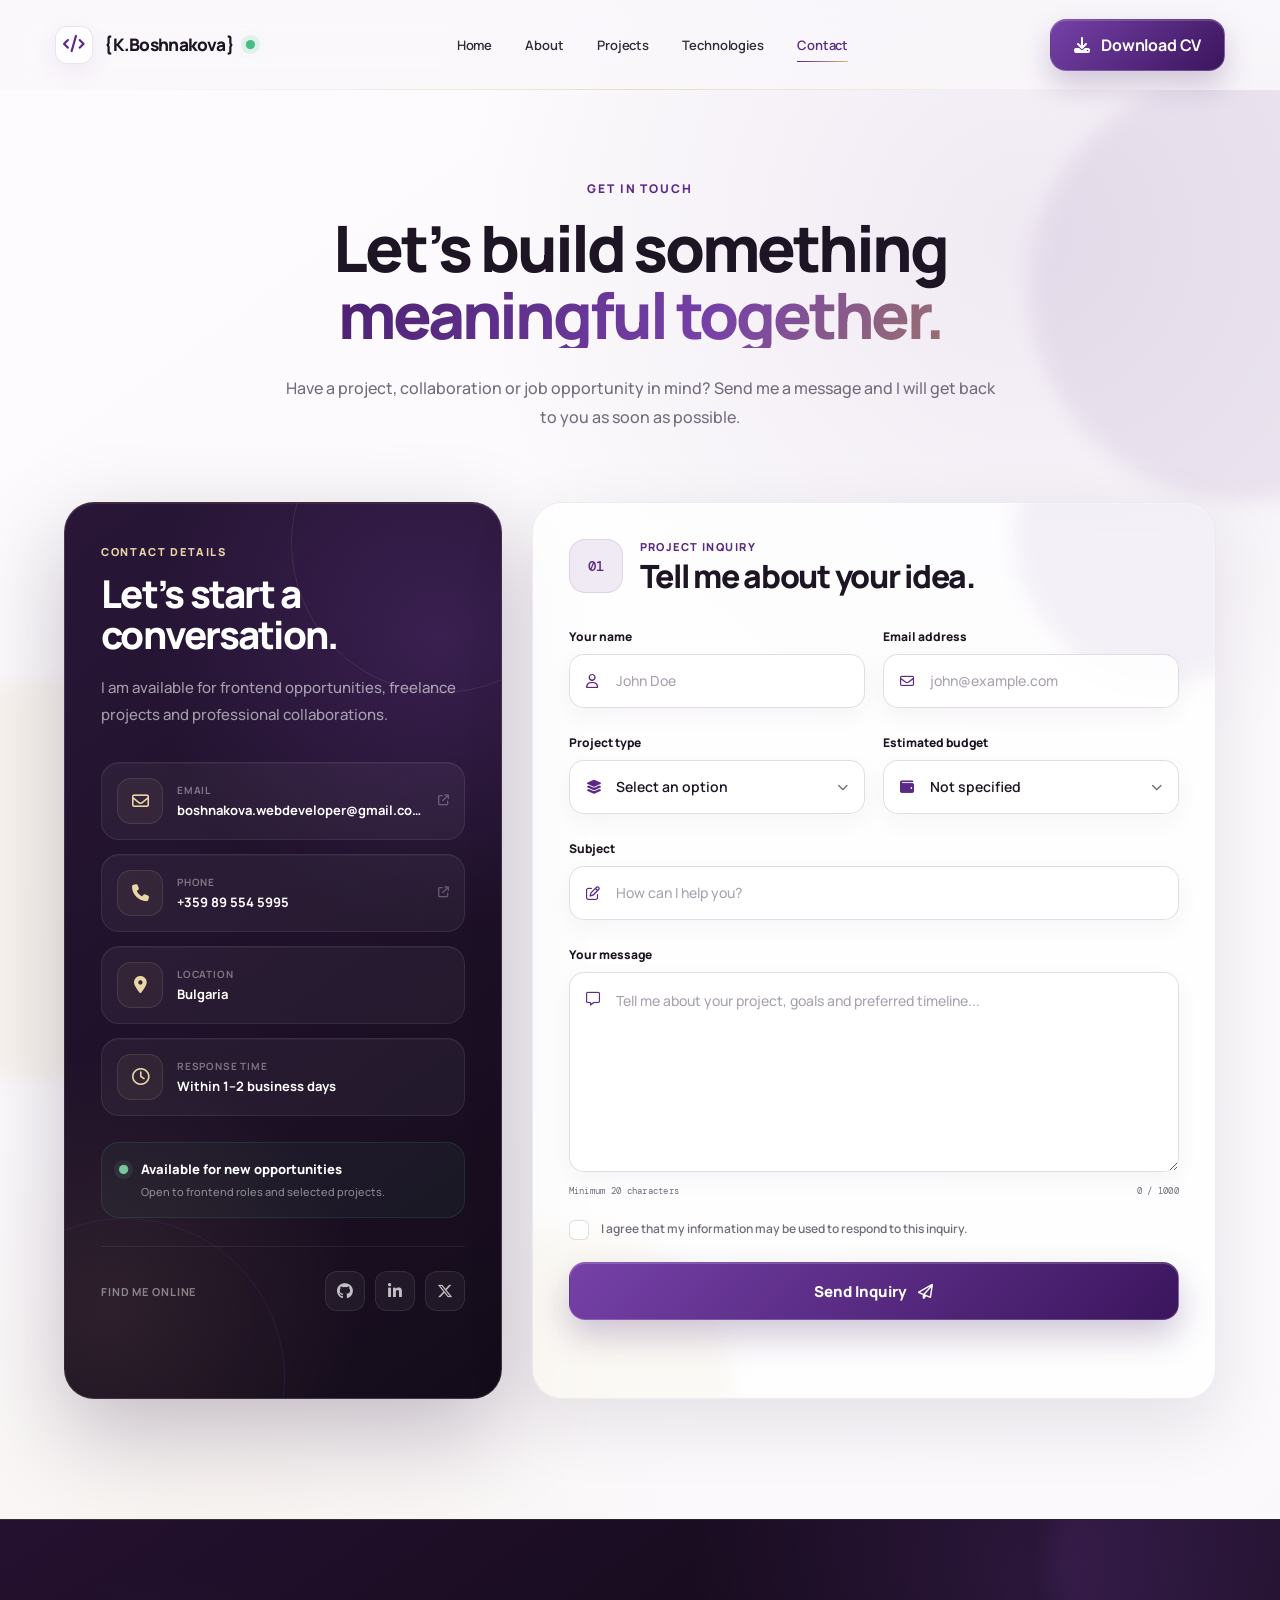
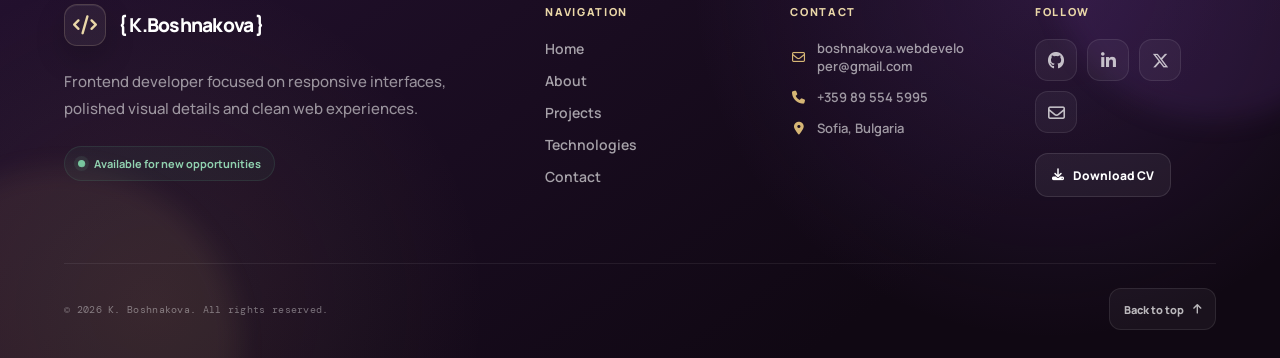
<file: contact.html>
<!DOCTYPE html>
<html lang="en">
<head>
    <meta charset="UTF-8">

    <meta
        name="viewport"
        content="width=device-width, initial-scale=1.0"
    >

    <meta
        name="description"
        content="Contact K. Boshnakova for frontend development opportunities, collaborations and web projects."
    >

    <title>Contact | K. Boshnakova</title>

    <link
        rel="preconnect"
        href="https://fonts.googleapis.com"
    >

    <link
        rel="preconnect"
        href="https://fonts.gstatic.com"
        crossorigin
    >

    <link
        href="https://fonts.googleapis.com/css2?family=DM+Mono:wght@400;500&family=Manrope:wght@400;500;600;700;800&display=swap"
        rel="stylesheet"
    >

    <link
        rel="stylesheet"
        href="https://cdnjs.cloudflare.com/ajax/libs/font-awesome/6.5.1/css/all.min.css"
    >

    <link
        rel="stylesheet"
        href="style.css"
    >
</head>

<body>

    <div
        class="page-glow page-glow-one"
        aria-hidden="true"
    ></div>

    <div
        class="page-glow page-glow-two"
        aria-hidden="true"
    ></div>

    <header class="header">

        <a
            class="logo"
            href="index.html"
            aria-label="Go to homepage"
        >
            <span class="logo-icon">

                <i
                    class="fa-solid fa-code"
                    aria-hidden="true"
                ></i>

            </span>

            <span class="logo-name">
                { K.Boshnakova }
            </span>

            <span
                class="status-dot"
                aria-hidden="true"
            ></span>
        </a>

        <nav
            class="navbar"
            id="main-navigation"
            aria-label="Main navigation"
        >
            <a href="index.html">
                Home
            </a>

            <a href="about.html">
                About
            </a>

            <a href="projects.html">
                Projects
            </a>

            <a href="technologies.html">
                Technologies
            </a>

            <a
                href="contact.html"
                class="active"
                aria-current="page"
            >
                Contact
            </a>

            <a
                href="cv.pdf"
                class="mobile-cv-btn"
                download
            >
                <i
                    class="fa-solid fa-download"
                    aria-hidden="true"
                ></i>

                Download CV
            </a>
        </nav>

        <a
            href="cv.pdf"
            class="cv-btn"
            download
        >
            <span
                class="button-shine"
                aria-hidden="true"
            ></span>

            <i
                class="fa-solid fa-download"
                aria-hidden="true"
            ></i>

            <span>
                Download CV
            </span>
        </a>

        <button
            class="menu-btn"
            type="button"
            aria-label="Open navigation menu"
            aria-expanded="false"
            aria-controls="main-navigation"
        >
            <i
                class="fa-solid fa-bars"
                aria-hidden="true"
            ></i>
        </button>

    </header>

    <main>

        <section class="contact-page">

            <div class="contact-heading">

                <p class="contact-eyebrow">
                    Get in touch
                </p>

                <h1 class="contact-title">
                    Let’s build something

                    <span>
                        meaningful together.
                    </span>
                </h1>

                <p class="contact-description">
                    Have a project, collaboration or job opportunity in mind?
                    Send me a message and I will get back to you as soon as
                    possible.
                </p>

            </div>

            <div class="contact-layout">

                <!-- CONTACT INFORMATION -->

                <aside class="contact-information">

                    <div class="contact-info-header">

                        <span class="contact-info-label">
                            Contact details
                        </span>

                        <h2>
                            Let’s start a conversation.
                        </h2>

                        <p>
                            I am available for frontend opportunities,
                            freelance projects and professional
                            collaborations.
                        </p>

                    </div>

                    <div class="contact-details">

                        <a
                            class="contact-detail"
                            href="mailto:boshnakova.webdeveloper@gmail.com"
                        >
                            <span class="contact-detail-icon">

                                <i
                                    class="fa-regular fa-envelope"
                                    aria-hidden="true"
                                ></i>

                            </span>

                            <span class="contact-detail-content">

                                <small>
                                    Email
                                </small>

                                <strong>
                                    boshnakova.webdeveloper@gmail.com
                                </strong>

                            </span>

                            <i
                                class="fa-solid fa-arrow-up-right-from-square contact-detail-arrow"
                                aria-hidden="true"
                            ></i>

                        </a>

                        <a
                            class="contact-detail"
                            href="tel:+359895545995"
                        >
                            <span class="contact-detail-icon">

                                <i
                                    class="fa-solid fa-phone"
                                    aria-hidden="true"
                                ></i>

                            </span>

                            <span class="contact-detail-content">

                                <small>
                                    Phone
                                </small>

                                <strong>
                                    +359 89 554 5995
                                </strong>

                            </span>

                            <i
                                class="fa-solid fa-arrow-up-right-from-square contact-detail-arrow"
                                aria-hidden="true"
                            ></i>

                        </a>

                        <div class="contact-detail">

                            <span class="contact-detail-icon">

                                <i
                                    class="fa-solid fa-location-dot"
                                    aria-hidden="true"
                                ></i>

                            </span>

                            <span class="contact-detail-content">

                                <small>
                                    Location
                                </small>

                                <strong>
                                    Bulgaria
                                </strong>

                            </span>

                        </div>

                        <div class="contact-detail">

                            <span class="contact-detail-icon">

                                <i
                                    class="fa-regular fa-clock"
                                    aria-hidden="true"
                                ></i>

                            </span>

                            <span class="contact-detail-content">

                                <small>
                                    Response time
                                </small>

                                <strong>
                                    Within 1–2 business days
                                </strong>

                            </span>

                        </div>

                    </div>

                    <div class="contact-availability">

                        <span class="contact-availability-dot"></span>

                        <div>

                            <strong>
                                Available for new opportunities
                            </strong>

                            <p>
                                Open to frontend roles and selected projects.
                            </p>

                        </div>

                    </div>

                    <div class="contact-socials">

                        <span>
                            Find me online
                        </span>

                        <div class="contact-social-links">

                            <a
                                href="#"
                                target="_blank"
                                rel="noopener noreferrer"
                                aria-label="GitHub"
                            >
                                <i
                                    class="fa-brands fa-github"
                                    aria-hidden="true"
                                ></i>
                            </a>

                            <a
                                href="#"
                                target="_blank"
                                rel="noopener noreferrer"
                                aria-label="LinkedIn"
                            >
                                <i
                                    class="fa-brands fa-linkedin-in"
                                    aria-hidden="true"
                                ></i>
                            </a>

                            <a
                                href="#"
                                target="_blank"
                                rel="noopener noreferrer"
                                aria-label="X"
                            >
                                <i
                                    class="fa-brands fa-x-twitter"
                                    aria-hidden="true"
                                ></i>
                            </a>

                        </div>

                    </div>

                </aside>

                <!-- CONTACT FORM -->

                <div class="contact-form-wrapper">

                    <div class="contact-form-header">

                        <span class="contact-form-number">
                            01
                        </span>

                        <div>

                            <p>
                                Project inquiry
                            </p>

                            <h2>
                                Tell me about your idea.
                            </h2>

                        </div>

                    </div>

                    <form
                        class="contact-form"
                        id="contact-form"
                        action="#"
                        method="post"
                    >

                        <div class="form-row">

                            <div class="form-field">

                                <label for="name">
                                    Your name
                                </label>

                                <div class="form-control">

                                    <i
                                        class="fa-regular fa-user"
                                        aria-hidden="true"
                                    ></i>

                                    <input
                                        type="text"
                                        id="name"
                                        name="name"
                                        placeholder="John Doe"
                                        autocomplete="name"
                                        required
                                    >

                                </div>

                            </div>

                            <div class="form-field">

                                <label for="email">
                                    Email address
                                </label>

                                <div class="form-control">

                                    <i
                                        class="fa-regular fa-envelope"
                                        aria-hidden="true"
                                    ></i>

                                    <input
                                        type="email"
                                        id="email"
                                        name="email"
                                        placeholder="john@example.com"
                                        autocomplete="email"
                                        required
                                    >

                                </div>

                            </div>

                        </div>

                        <div class="form-row">

                            <div class="form-field">

                                <label for="project-type">
                                    Project type
                                </label>

                                <div class="form-control form-select-control">

                                    <i
                                        class="fa-solid fa-layer-group"
                                        aria-hidden="true"
                                    ></i>

                                    <select
                                        id="project-type"
                                        name="project-type"
                                        required
                                    >
                                        <option
                                            value=""
                                            selected
                                            disabled
                                        >
                                            Select an option
                                        </option>

                                        <option value="portfolio">
                                            Portfolio website
                                        </option>

                                        <option value="business">
                                            Business website
                                        </option>

                                        <option value="landing-page">
                                            Landing page
                                        </option>

                                        <option value="redesign">
                                            Website redesign
                                        </option>

                                        <option value="frontend-role">
                                            Frontend job opportunity
                                        </option>

                                        <option value="other">
                                            Other
                                        </option>
                                    </select>

                                </div>

                            </div>

                            <div class="form-field">

                                <label for="budget">
                                    Estimated budget
                                </label>

                                <div class="form-control form-select-control">

                                    <i
                                        class="fa-solid fa-wallet"
                                        aria-hidden="true"
                                    ></i>

                                    <select
                                        id="budget"
                                        name="budget"
                                    >
                                        <option
                                            value=""
                                            selected
                                        >
                                            Not specified
                                        </option>

                                        <option value="under-500">
                                            Under €500
                                        </option>

                                        <option value="500-1000">
                                            €500 – €1,000
                                        </option>

                                        <option value="1000-2500">
                                            €1,000 – €2,500
                                        </option>

                                        <option value="2500-plus">
                                            €2,500+
                                        </option>
                                    </select>

                                </div>

                            </div>

                        </div>

                        <div class="form-field">

                            <label for="subject">
                                Subject
                            </label>

                            <div class="form-control">

                                <i
                                    class="fa-regular fa-pen-to-square"
                                    aria-hidden="true"
                                ></i>

                                <input
                                    type="text"
                                    id="subject"
                                    name="subject"
                                    placeholder="How can I help you?"
                                    required
                                >

                            </div>

                        </div>

                        <div class="form-field">

                            <label for="message">
                                Your message
                            </label>

                            <div class="form-control form-textarea-control">

                                <i
                                    class="fa-regular fa-message"
                                    aria-hidden="true"
                                ></i>

                                <textarea
                                    id="message"
                                    name="message"
                                    rows="7"
                                    placeholder="Tell me about your project, goals and preferred timeline..."
                                    required
                                ></textarea>

                            </div>

                            <div class="message-counter">

                                <span>
                                    Minimum 20 characters
                                </span>

                                <span id="message-character-count">
                                    0 / 1000
                                </span>

                            </div>

                        </div>

                        <label class="form-consent">

                            <input
                                type="checkbox"
                                id="consent"
                                name="consent"
                                required
                            >

                            <span class="custom-checkbox">

                                <i
                                    class="fa-solid fa-check"
                                    aria-hidden="true"
                                ></i>

                            </span>

                            <span>
                                I agree that my information may be used to
                                respond to this inquiry.
                            </span>

                        </label>

                        <button
                            class="contact-submit-btn"
                            type="submit"
                        >
                            <span
                                class="button-shine"
                                aria-hidden="true"
                            ></span>

                            <span>
                                Send Inquiry
                            </span>

                            <i
                                class="fa-regular fa-paper-plane"
                                aria-hidden="true"
                            ></i>
                        </button>

                        <p
                            class="contact-form-status"
                            id="contact-form-status"
                            aria-live="polite"
                        ></p>

                    </form>

                </div>

            </div>

        </section>

    </main>

    <footer class="site-footer">

        <div class="footer-glow footer-glow-one"></div>
    
        <div class="footer-glow footer-glow-two"></div>
    
        <div class="footer-container">
    
            <div class="footer-main">
    
                <div class="footer-brand">
    
                    <a
                        class="footer-logo"
                        href="index.html"
                        aria-label="Go to homepage"
                    >
                        <span class="footer-logo-icon">
    
                            <i
                                class="fa-solid fa-code"
                                aria-hidden="true"
                            ></i>
    
                        </span>
    
                        <span>
                            { K.Boshnakova }
                        </span>
                    </a>
    
                    <p>
                        Frontend developer focused on responsive interfaces,
                        polished visual details and clean web experiences.
                    </p>
    
                    <div class="footer-status">
    
                        <span class="footer-status-dot"></span>
    
                        Available for new opportunities
    
                    </div>
    
                </div>
    
                <div class="footer-column">
    
                    <h2>
                        Navigation
                    </h2>
    
                    <nav
                        class="footer-navigation"
                        aria-label="Footer navigation"
                    >
                        <a href="index.html">
                            Home
                        </a>
    
                        <a href="about.html">
                            About
                        </a>
    
                        <a href="projects.html">
                            Projects
                        </a>
    
                        <a href="technologies.html">
                            Technologies
                        </a>
    
                        <a href="contact.html">
                            Contact
                        </a>
                    </nav>
    
                </div>
    
                <div class="footer-column">
    
                    <h2>
                        Contact
                    </h2>
    
                    <div class="footer-contact-list">
    
                        <a href="mailto:boshnakova.webdeveloper@gmail.com">
    
                            <i
                                class="fa-regular fa-envelope"
                                aria-hidden="true"
                            ></i>
    
                            <span>
                                boshnakova.webdeveloper@gmail.com
                            </span>
    
                        </a>
    
                        <a href="tel:+359895545995">
    
                            <i
                                class="fa-solid fa-phone"
                                aria-hidden="true"
                            ></i>
    
                            <span>
                                +359 89 554 5995
                            </span>
    
                        </a>
    
                        <span>
    
                            <i
                                class="fa-solid fa-location-dot"
                                aria-hidden="true"
                            ></i>
    
                           Sofia, Bulgaria
    
                        </span>
    
                    </div>
    
                </div>
    
                <div class="footer-column">
    
                    <h2>
                        Follow
                    </h2>
    
                    <div class="footer-socials">
    
                        <a
                            href="#"
                            target="_blank"
                            rel="noopener noreferrer"
                            aria-label="GitHub"
                        >
                            <i
                                class="fa-brands fa-github"
                                aria-hidden="true"
                            ></i>
                        </a>
    
                        <a
                            href="#"
                            target="_blank"
                            rel="noopener noreferrer"
                            aria-label="LinkedIn"
                        >
                            <i
                                class="fa-brands fa-linkedin-in"
                                aria-hidden="true"
                            ></i>
                        </a>
    
                        <a
                            href="#"
                            target="_blank"
                            rel="noopener noreferrer"
                            aria-label="X"
                        >
                            <i
                                class="fa-brands fa-x-twitter"
                                aria-hidden="true"
                            ></i>
                        </a>
    
                        <a
                            href="mailto:boshnakova.webdeveloper@gmail.com"
                            aria-label="Email"
                        >
                            <i
                                class="fa-regular fa-envelope"
                                aria-hidden="true"
                            ></i>
                        </a>
    
                    </div>
    
                    <a
                        class="footer-cv-button"
                        href="cv.pdf"
                        download
                    >
                        <i
                            class="fa-solid fa-download"
                            aria-hidden="true"
                        ></i>
    
                        Download CV
                    </a>
    
                </div>
    
            </div>
    
            <div class="footer-bottom">
    
                <p>
                    © <span id="current-year"></span> K. Boshnakova.
                    All rights reserved.
                </p>
    
                <button
                    class="footer-scroll-top"
                    id="scroll-to-top"
                    type="button"
                    aria-label="Scroll to top"
                >
                    <span>
                        Back to top
                    </span>
    
                    <i
                        class="fa-solid fa-arrow-up"
                        aria-hidden="true"
                    ></i>
                </button>
    
            </div>
    
        </div>
    
    </footer>

    <script src="script.js"></script>

</body>
</html>
</file>
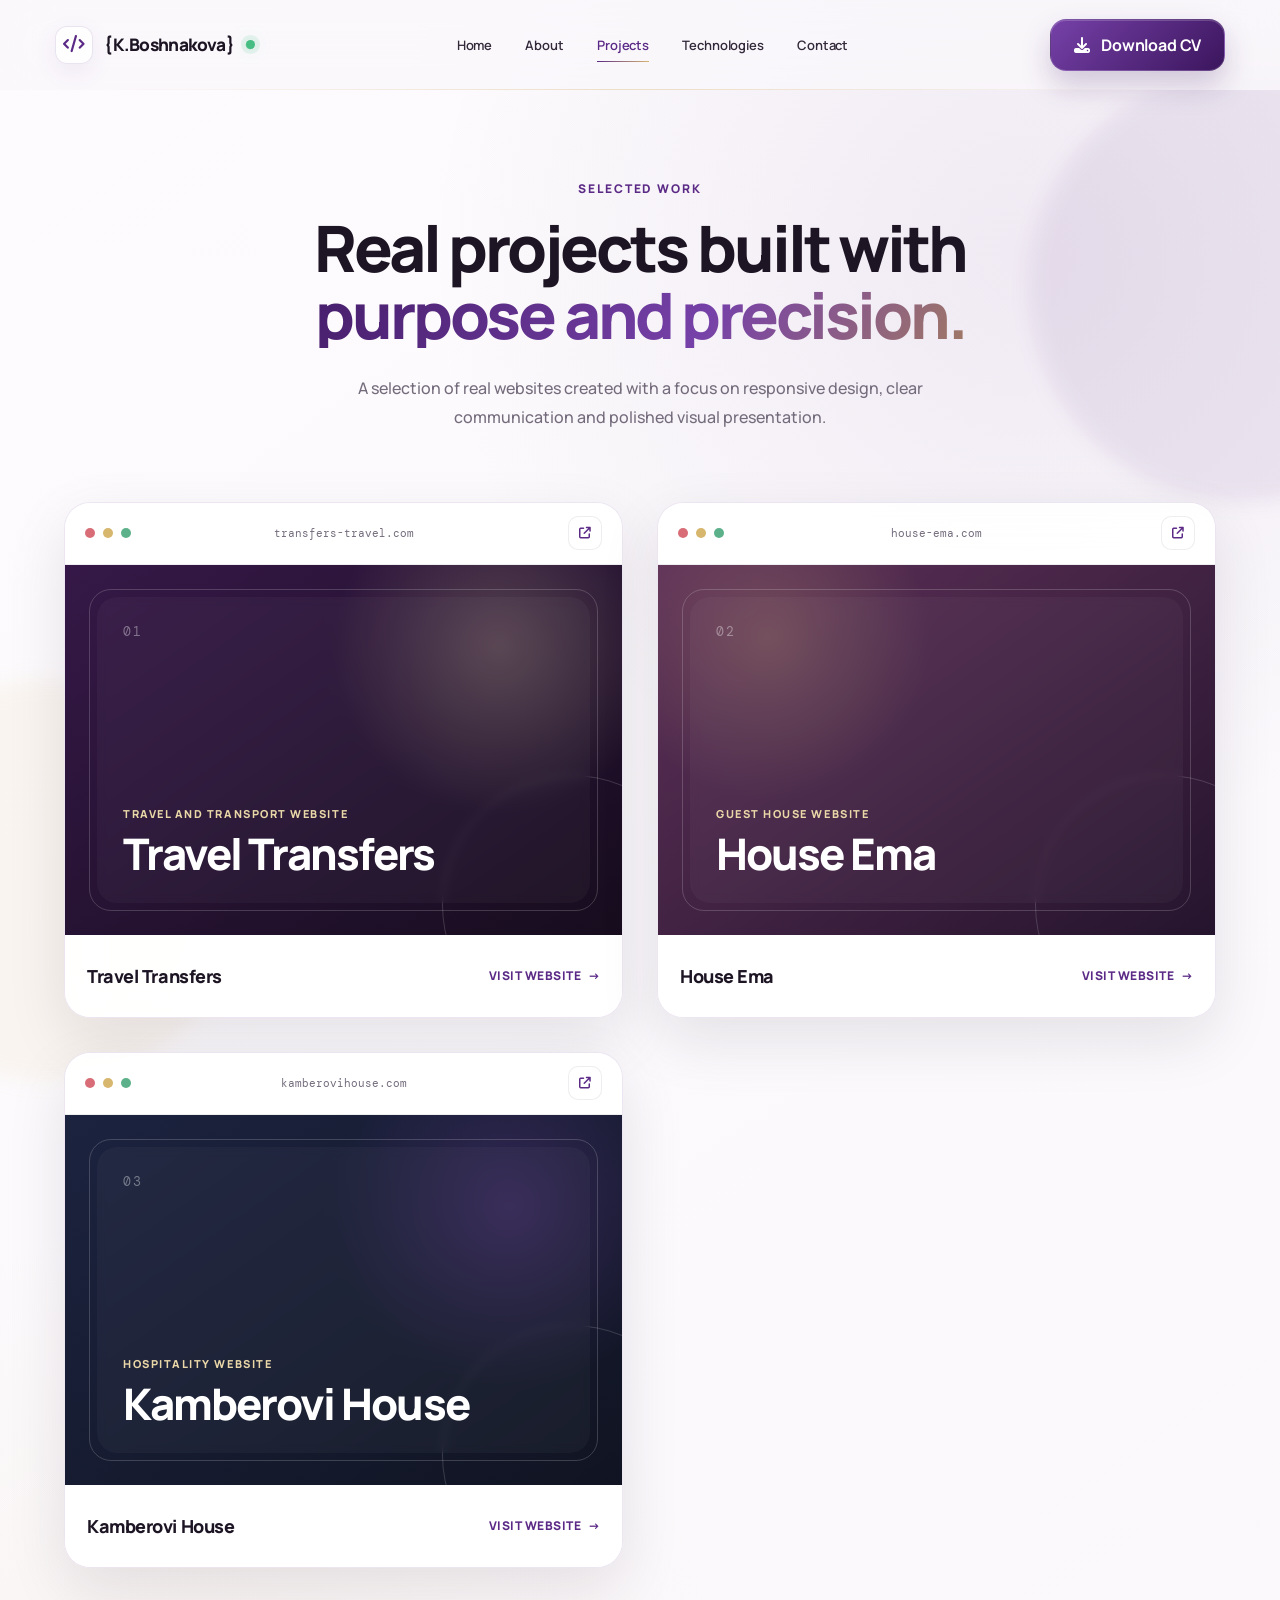
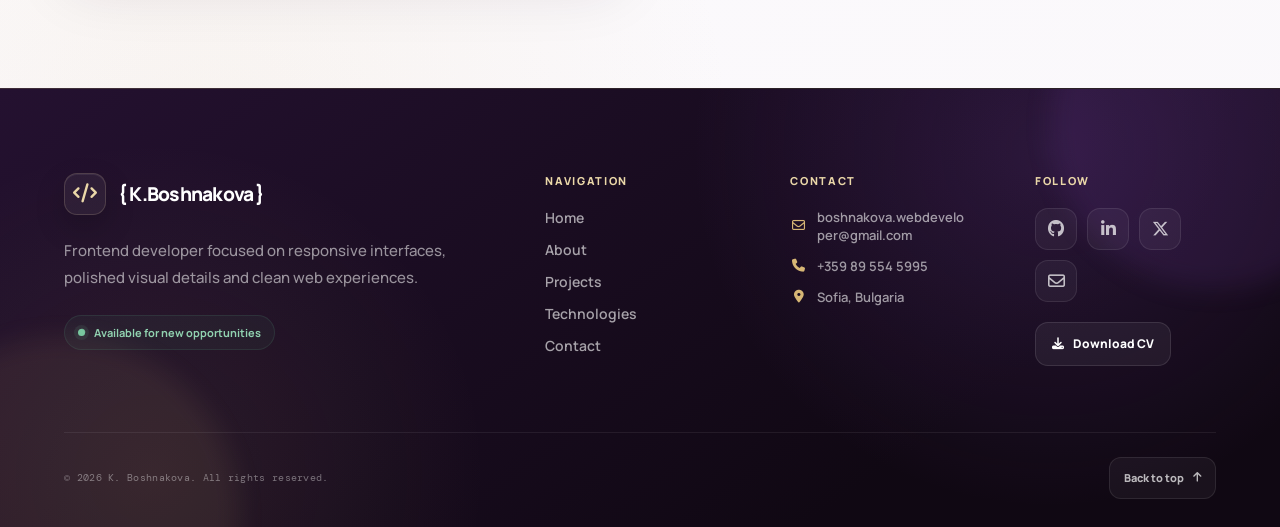
<file: projects.html>
<!DOCTYPE html>
<html lang="en">
<head>
    <meta charset="UTF-8">

    <meta
        name="viewport"
        content="width=device-width, initial-scale=1.0"
    >

    <meta
        name="description"
        content="Selected frontend development projects by K. Boshnakova."
    >

    <title>Projects | K. Boshnakova</title>

    <link
        rel="preconnect"
        href="https://fonts.googleapis.com"
    >

    <link
        rel="preconnect"
        href="https://fonts.gstatic.com"
        crossorigin
    >

    <link
        href="https://fonts.googleapis.com/css2?family=DM+Mono:wght@400;500&family=Manrope:wght@400;500;600;700;800&display=swap"
        rel="stylesheet"
    >

    <link
        rel="stylesheet"
        href="https://cdnjs.cloudflare.com/ajax/libs/font-awesome/6.5.1/css/all.min.css"
    >

    <link
        rel="stylesheet"
        href="style.css"
    >
</head>

<body>

    <div
        class="page-glow page-glow-one"
        aria-hidden="true"
    ></div>

    <div
        class="page-glow page-glow-two"
        aria-hidden="true"
    ></div>

    <header class="header">

        <a
            class="logo"
            href="index.html"
            aria-label="Go to homepage"
        >
            <span class="logo-icon">

                <i
                    class="fa-solid fa-code"
                    aria-hidden="true"
                ></i>

            </span>

            <span class="logo-name">
                { K.Boshnakova }
            </span>

            <span
                class="status-dot"
                aria-hidden="true"
            ></span>
        </a>

        <nav
            class="navbar"
            id="main-navigation"
            aria-label="Main navigation"
        >
            <a href="index.html">
                Home
            </a>

            <a href="about.html">
                About
            </a>

            <a
                href="projects.html"
                class="active"
                aria-current="page"
            >
                Projects
            </a>

            <a href="technologies.html">
                Technologies
            </a>

            <a href="contact.html">
                Contact
            </a>

            <a
                href="cv.pdf"
                class="mobile-cv-btn"
                download
            >
                <i
                    class="fa-solid fa-download"
                    aria-hidden="true"
                ></i>

                Download CV
            </a>
        </nav>

        <a
            href="cv.pdf"
            class="cv-btn"
            download
        >
            <span
                class="button-shine"
                aria-hidden="true"
            ></span>

            <i
                class="fa-solid fa-download"
                aria-hidden="true"
            ></i>

            <span>
                Download CV
            </span>
        </a>

        <button
            class="menu-btn"
            type="button"
            aria-label="Open navigation menu"
            aria-expanded="false"
            aria-controls="main-navigation"
        >
            <i
                class="fa-solid fa-bars"
                aria-hidden="true"
            ></i>
        </button>

    </header>

    <main>

        <section class="projects-page">

            <div class="projects-heading">
        
                <p class="projects-eyebrow">
                    Selected work
                </p>
        
                <h1 class="projects-title">
                    Real projects built with
        
                    <span>
                        purpose and precision.
                    </span>
                </h1>
        
                <p class="projects-description">
                    A selection of real websites created with a focus on
                    responsive design, clear communication and polished
                    visual presentation.
                </p>
        
            </div>
        
            <div class="projects-grid">
        
                <!-- PROJECT 1 -->
        
                <a
                    class="project-window"
                    href="https://transfers-travel.com/"
                    target="_blank"
                    rel="noopener noreferrer"
                    aria-label="Open Travel Transfers website"
                >
                    <div class="project-window-header">
        
                        <div class="project-window-controls">
        
                            <span class="project-dot project-dot-red"></span>
        
                            <span class="project-dot project-dot-yellow"></span>
        
                            <span class="project-dot project-dot-green"></span>
        
                        </div>
        
                        <span class="project-window-name">
                            transfers-travel.com
                        </span>
        
                        <span class="project-window-icon">
        
                            <i
                                class="fa-solid fa-arrow-up-right-from-square"
                                aria-hidden="true"
                            ></i>
        
                        </span>
        
                    </div>
        
                    <div class="project-preview project-preview-one">
        
                        <div class="project-preview-content">
        
                            <span class="project-number">
                                01
                            </span>
        
                            <div class="project-title-group">
        
                                <span class="project-category">
                                    Travel and transport website
                                </span>
        
                                <h2>
                                    Travel Transfers
                                </h2>
        
                            </div>
        
                        </div>
        
                    </div>
        
                    <div class="project-window-footer">
        
                        <h3>
                            Travel Transfers
                        </h3>
        
                        <span>
                            Visit website
                        </span>
        
                    </div>
        
                </a>
        
                <!-- PROJECT 2 -->
        
                <a
                    class="project-window"
                    href="https://house-ema.com/"
                    target="_blank"
                    rel="noopener noreferrer"
                    aria-label="Open House Ema website"
                >
                    <div class="project-window-header">
        
                        <div class="project-window-controls">
        
                            <span class="project-dot project-dot-red"></span>
        
                            <span class="project-dot project-dot-yellow"></span>
        
                            <span class="project-dot project-dot-green"></span>
        
                        </div>
        
                        <span class="project-window-name">
                            house-ema.com
                        </span>
        
                        <span class="project-window-icon">
        
                            <i
                                class="fa-solid fa-arrow-up-right-from-square"
                                aria-hidden="true"
                            ></i>
        
                        </span>
        
                    </div>
        
                    <div class="project-preview project-preview-two">
        
                        <div class="project-preview-content">
        
                            <span class="project-number">
                                02
                            </span>
        
                            <div class="project-title-group">
        
                                <span class="project-category">
                                    Guest house website
                                </span>
        
                                <h2>
                                    House Ema
                                </h2>
        
                            </div>
        
                        </div>
        
                    </div>
        
                    <div class="project-window-footer">
        
                        <h3>
                            House Ema
                        </h3>
        
                        <span>
                            Visit website
                        </span>
        
                    </div>
        
                </a>
        
                <!-- PROJECT 3 -->
        
                <a
                    class="project-window"
                    href="https://kamberovihouse.com/"
                    target="_blank"
                    rel="noopener noreferrer"
                    aria-label="Open Kamberovi House website"
                >
                    <div class="project-window-header">
        
                        <div class="project-window-controls">
        
                            <span class="project-dot project-dot-red"></span>
        
                            <span class="project-dot project-dot-yellow"></span>
        
                            <span class="project-dot project-dot-green"></span>
        
                        </div>
        
                        <span class="project-window-name">
                            kamberovihouse.com
                        </span>
        
                        <span class="project-window-icon">
        
                            <i
                                class="fa-solid fa-arrow-up-right-from-square"
                                aria-hidden="true"
                            ></i>
        
                        </span>
        
                    </div>
        
                    <div class="project-preview project-preview-three">
        
                        <div class="project-preview-content">
        
                            <span class="project-number">
                                03
                            </span>
        
                            <div class="project-title-group">
        
                                <span class="project-category">
                                    Hospitality website
                                </span>
        
                                <h2>
                                    Kamberovi House
                                </h2>
        
                            </div>
        
                        </div>
        
                    </div>
        
                    <div class="project-window-footer">
        
                        <h3>
                            Kamberovi House
                        </h3>
        
                        <span>
                            Visit website
                        </span>
        
                    </div>
        
                </a>
        
            </div>
        
        </section>

    </main>

    <footer class="site-footer">

        <div class="footer-glow footer-glow-one"></div>
    
        <div class="footer-glow footer-glow-two"></div>
    
        <div class="footer-container">
    
            <div class="footer-main">
    
                <div class="footer-brand">
    
                    <a
                        class="footer-logo"
                        href="index.html"
                        aria-label="Go to homepage"
                    >
                        <span class="footer-logo-icon">
    
                            <i
                                class="fa-solid fa-code"
                                aria-hidden="true"
                            ></i>
    
                        </span>
    
                        <span>
                            { K.Boshnakova }
                        </span>
                    </a>
    
                    <p>
                        Frontend developer focused on responsive interfaces,
                        polished visual details and clean web experiences.
                    </p>
    
                    <div class="footer-status">
    
                        <span class="footer-status-dot"></span>
    
                        Available for new opportunities
    
                    </div>
    
                </div>
    
                <div class="footer-column">
    
                    <h2>
                        Navigation
                    </h2>
    
                    <nav
                        class="footer-navigation"
                        aria-label="Footer navigation"
                    >
                        <a href="index.html">
                            Home
                        </a>
    
                        <a href="about.html">
                            About
                        </a>
    
                        <a href="projects.html">
                            Projects
                        </a>
    
                        <a href="technologies.html">
                            Technologies
                        </a>
    
                        <a href="contact.html">
                            Contact
                        </a>
                    </nav>
    
                </div>
    
                <div class="footer-column">
    
                    <h2>
                        Contact
                    </h2>
    
                    <div class="footer-contact-list">
    
                        <a href="mailto:boshnakova.webdeveloper@gmail.com">
    
                            <i
                                class="fa-regular fa-envelope"
                                aria-hidden="true"
                            ></i>
    
                            <span>
                                boshnakova.webdeveloper@gmail.com
                            </span>
    
                        </a>
    
                        <a href="tel:+359895545995">
    
                            <i
                                class="fa-solid fa-phone"
                                aria-hidden="true"
                            ></i>
    
                            <span>
                                +359 89 554 5995
                            </span>
    
                        </a>
    
                        <span>
    
                            <i
                                class="fa-solid fa-location-dot"
                                aria-hidden="true"
                            ></i>
    
                           Sofia, Bulgaria
    
                        </span>
    
                    </div>
    
                </div>
    
                <div class="footer-column">
    
                    <h2>
                        Follow
                    </h2>
    
                    <div class="footer-socials">
    
                        <a
                            href="#"
                            target="_blank"
                            rel="noopener noreferrer"
                            aria-label="GitHub"
                        >
                            <i
                                class="fa-brands fa-github"
                                aria-hidden="true"
                            ></i>
                        </a>
    
                        <a
                            href="#"
                            target="_blank"
                            rel="noopener noreferrer"
                            aria-label="LinkedIn"
                        >
                            <i
                                class="fa-brands fa-linkedin-in"
                                aria-hidden="true"
                            ></i>
                        </a>
    
                        <a
                            href="#"
                            target="_blank"
                            rel="noopener noreferrer"
                            aria-label="X"
                        >
                            <i
                                class="fa-brands fa-x-twitter"
                                aria-hidden="true"
                            ></i>
                        </a>
    
                        <a
                            href="mailto:boshnakova.webdeveloper@gmail.com"
                            aria-label="Email"
                        >
                            <i
                                class="fa-regular fa-envelope"
                                aria-hidden="true"
                            ></i>
                        </a>
    
                    </div>
    
                    <a
                        class="footer-cv-button"
                        href="cv.pdf"
                        download
                    >
                        <i
                            class="fa-solid fa-download"
                            aria-hidden="true"
                        ></i>
    
                        Download CV
                    </a>
    
                </div>
    
            </div>
    
            <div class="footer-bottom">
    
                <p>
                    © <span id="current-year"></span> K. Boshnakova.
                    All rights reserved.
                </p>
    
                <button
                    class="footer-scroll-top"
                    id="scroll-to-top"
                    type="button"
                    aria-label="Scroll to top"
                >
                    <span>
                        Back to top
                    </span>
    
                    <i
                        class="fa-solid fa-arrow-up"
                        aria-hidden="true"
                    ></i>
                </button>
    
            </div>
    
        </div>
    
    </footer>
    <script src="script.js"></script>

</body>
</html>
</file>
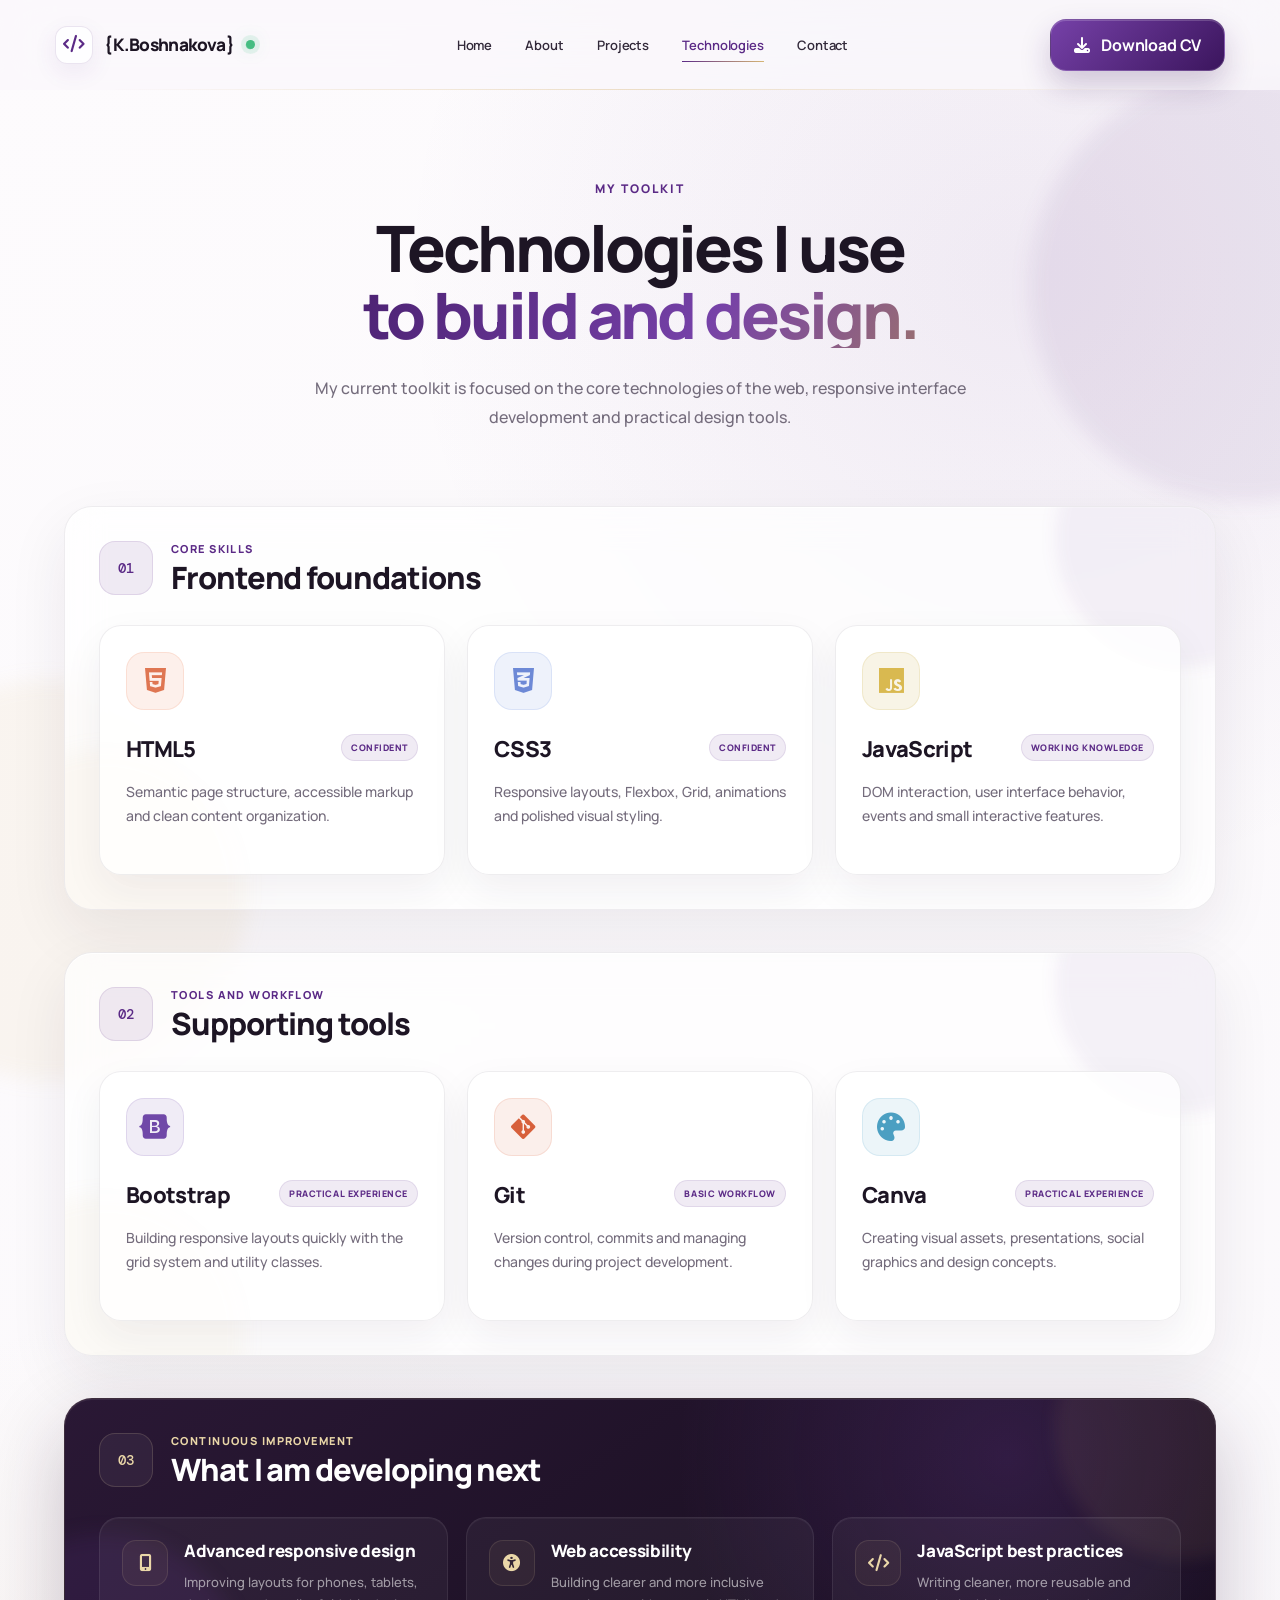
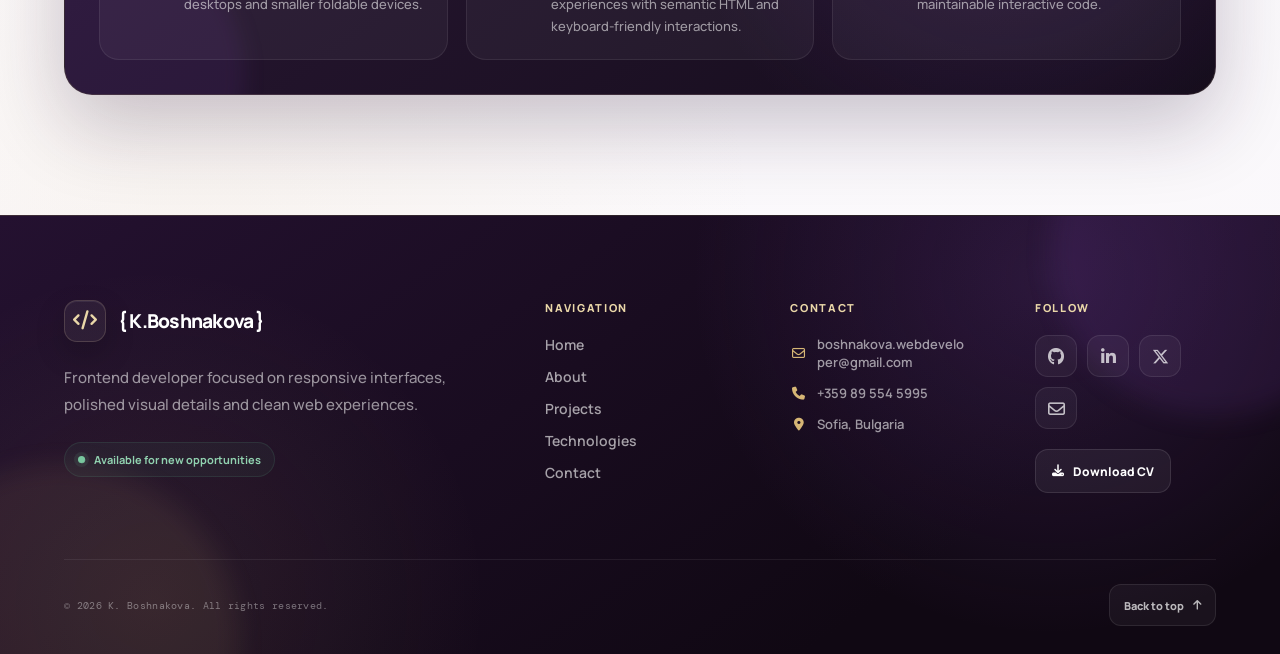
<file: technologies.html>
<!DOCTYPE html>
<html lang="en">
<head>
    <meta charset="UTF-8">

    <meta
        name="viewport"
        content="width=device-width, initial-scale=1.0"
    >

    <meta
        name="description"
        content="Technologies and tools used by K. Boshnakova for frontend development and visual design."
    >

    <title>Technologies | K. Boshnakova</title>

    <link
        rel="preconnect"
        href="https://fonts.googleapis.com"
    >

    <link
        rel="preconnect"
        href="https://fonts.gstatic.com"
        crossorigin
    >

    <link
        href="https://fonts.googleapis.com/css2?family=DM+Mono:wght@400;500&family=Manrope:wght@400;500;600;700;800&display=swap"
        rel="stylesheet"
    >

    <link
        rel="stylesheet"
        href="https://cdnjs.cloudflare.com/ajax/libs/font-awesome/6.5.1/css/all.min.css"
    >

    <link
        rel="stylesheet"
        href="style.css"
    >
</head>

<body>

    <div
        class="page-glow page-glow-one"
        aria-hidden="true"
    ></div>

    <div
        class="page-glow page-glow-two"
        aria-hidden="true"
    ></div>

    <header class="header">

        <a
            class="logo"
            href="index.html"
            aria-label="Go to homepage"
        >
            <span class="logo-icon">
                <i
                    class="fa-solid fa-code"
                    aria-hidden="true"
                ></i>
            </span>

            <span class="logo-name">
                { K.Boshnakova }
            </span>

            <span
                class="status-dot"
                aria-hidden="true"
            ></span>
        </a>

        <nav
            class="navbar"
            id="main-navigation"
            aria-label="Main navigation"
        >
            <a href="index.html">
                Home
            </a>

            <a href="about.html">
                About
            </a>

            <a href="projects.html">
                Projects
            </a>

            <a
                href="technologies.html"
                class="active"
                aria-current="page"
            >
                Technologies
            </a>

            <a href="contact.html">
                Contact
            </a>

            <a
                href="cv.pdf"
                class="mobile-cv-btn"
                download
            >
                <i
                    class="fa-solid fa-download"
                    aria-hidden="true"
                ></i>

                Download CV
            </a>
        </nav>

        <a
            href="cv.pdf"
            class="cv-btn"
            download
        >
            <span
                class="button-shine"
                aria-hidden="true"
            ></span>

            <i
                class="fa-solid fa-download"
                aria-hidden="true"
            ></i>

            <span>
                Download CV
            </span>
        </a>

        <button
            class="menu-btn"
            type="button"
            aria-label="Open navigation menu"
            aria-expanded="false"
            aria-controls="main-navigation"
        >
            <i
                class="fa-solid fa-bars"
                aria-hidden="true"
            ></i>
        </button>

    </header>

    <main>

        <section class="technologies-page">

            <div class="technologies-heading">

                <p class="technologies-eyebrow">
                    My toolkit
                </p>

                <h1 class="technologies-title">
                    Technologies I use

                    <span>
                        to build and design.
                    </span>
                </h1>

                <p class="technologies-description">
                    My current toolkit is focused on the core technologies
                    of the web, responsive interface development and
                    practical design tools.
                </p>

            </div>

            <div class="technologies-groups">

                <section class="technology-group">

                    <div class="technology-group-heading">

                        <span class="technology-group-number">
                            01
                        </span>

                        <div>

                            <p>
                                Core skills
                            </p>

                            <h2>
                                Frontend foundations
                            </h2>

                        </div>

                    </div>

                    <div class="technology-grid">

                        <article class="technology-card technology-card-html">

                            <div class="technology-icon">

                                <i
                                    class="fa-brands fa-html5"
                                    aria-hidden="true"
                                ></i>

                            </div>

                            <div class="technology-content">

                                <div class="technology-title-row">

                                    <h3>
                                        HTML5
                                    </h3>

                                    <span class="technology-level">
                                        Confident
                                    </span>

                                </div>

                                <p>
                                    Semantic page structure, accessible
                                    markup and clean content organization.
                                </p>

                            </div>

                        </article>

                        <article class="technology-card technology-card-css">

                            <div class="technology-icon">

                                <i
                                    class="fa-brands fa-css3-alt"
                                    aria-hidden="true"
                                ></i>

                            </div>

                            <div class="technology-content">

                                <div class="technology-title-row">

                                    <h3>
                                        CSS3
                                    </h3>

                                    <span class="technology-level">
                                        Confident
                                    </span>

                                </div>

                                <p>
                                    Responsive layouts, Flexbox, Grid,
                                    animations and polished visual styling.
                                </p>

                            </div>

                        </article>

                        <article class="technology-card technology-card-js">

                            <div class="technology-icon">

                                <i
                                    class="fa-brands fa-js"
                                    aria-hidden="true"
                                ></i>

                            </div>

                            <div class="technology-content">

                                <div class="technology-title-row">

                                    <h3>
                                        JavaScript
                                    </h3>

                                    <span class="technology-level">
                                        Working knowledge
                                    </span>

                                </div>

                                <p>
                                    DOM interaction, user interface behavior,
                                    events and small interactive features.
                                </p>

                            </div>

                        </article>

                    </div>

                </section>

                <section class="technology-group">

                    <div class="technology-group-heading">

                        <span class="technology-group-number">
                            02
                        </span>

                        <div>

                            <p>
                                Tools and workflow
                            </p>

                            <h2>
                                Supporting tools
                            </h2>

                        </div>

                    </div>

                    <div class="technology-grid technology-grid-tools">

                        <article class="technology-card technology-card-bootstrap">

                            <div class="technology-icon">

                                <i
                                    class="fa-brands fa-bootstrap"
                                    aria-hidden="true"
                                ></i>

                            </div>

                            <div class="technology-content">

                                <div class="technology-title-row">

                                    <h3>
                                        Bootstrap
                                    </h3>

                                    <span class="technology-level">
                                        Practical experience
                                    </span>

                                </div>

                                <p>
                                    Building responsive layouts quickly
                                    with the grid system and utility classes.
                                </p>

                            </div>

                        </article>

                        <article class="technology-card technology-card-git">

                            <div class="technology-icon">

                                <i
                                    class="fa-brands fa-git-alt"
                                    aria-hidden="true"
                                ></i>

                            </div>

                            <div class="technology-content">

                                <div class="technology-title-row">

                                    <h3>
                                        Git
                                    </h3>

                                    <span class="technology-level">
                                        Basic workflow
                                    </span>

                                </div>

                                <p>
                                    Version control, commits and managing
                                    changes during project development.
                                </p>

                            </div>

                        </article>

                        <article class="technology-card technology-card-canva">

                            <div class="technology-icon">

                                <i
                                    class="fa-solid fa-palette"
                                    aria-hidden="true"
                                ></i>

                            </div>

                            <div class="technology-content">

                                <div class="technology-title-row">

                                    <h3>
                                        Canva
                                    </h3>

                                    <span class="technology-level">
                                        Practical experience
                                    </span>

                                </div>

                                <p>
                                    Creating visual assets, presentations,
                                    social graphics and design concepts.
                                </p>

                            </div>

                        </article>

                    </div>

                </section>

                <section class="technology-group learning-group">

                    <div class="technology-group-heading">

                        <span class="technology-group-number">
                            03
                        </span>

                        <div>

                            <p>
                                Continuous improvement
                            </p>

                            <h2>
                                What I am developing next
                            </h2>

                        </div>

                    </div>

                    <div class="learning-list">

                        <article class="learning-item">

                            <span class="learning-icon">

                                <i
                                    class="fa-solid fa-mobile-screen-button"
                                    aria-hidden="true"
                                ></i>

                            </span>

                            <div>

                                <h3>
                                    Advanced responsive design
                                </h3>

                                <p>
                                    Improving layouts for phones, tablets,
                                    desktops and smaller foldable devices.
                                </p>

                            </div>

                        </article>

                        <article class="learning-item">

                            <span class="learning-icon">

                                <i
                                    class="fa-solid fa-universal-access"
                                    aria-hidden="true"
                                ></i>

                            </span>

                            <div>

                                <h3>
                                    Web accessibility
                                </h3>

                                <p>
                                    Building clearer and more inclusive
                                    experiences with semantic HTML and
                                    keyboard-friendly interactions.
                                </p>

                            </div>

                        </article>

                        <article class="learning-item">

                            <span class="learning-icon">

                                <i
                                    class="fa-solid fa-code"
                                    aria-hidden="true"
                                ></i>

                            </span>

                            <div>

                                <h3>
                                    JavaScript best practices
                                </h3>

                                <p>
                                    Writing cleaner, more reusable and
                                    maintainable interactive code.
                                </p>

                            </div>

                        </article>

                    </div>

                </section>

            </div>

        </section>

    </main>

    <footer class="site-footer">

        <div class="footer-glow footer-glow-one"></div>
    
        <div class="footer-glow footer-glow-two"></div>
    
        <div class="footer-container">
    
            <div class="footer-main">
    
                <div class="footer-brand">
    
                    <a
                        class="footer-logo"
                        href="index.html"
                        aria-label="Go to homepage"
                    >
                        <span class="footer-logo-icon">
    
                            <i
                                class="fa-solid fa-code"
                                aria-hidden="true"
                            ></i>
    
                        </span>
    
                        <span>
                            { K.Boshnakova }
                        </span>
                    </a>
    
                    <p>
                        Frontend developer focused on responsive interfaces,
                        polished visual details and clean web experiences.
                    </p>
    
                    <div class="footer-status">
    
                        <span class="footer-status-dot"></span>
    
                        Available for new opportunities
    
                    </div>
    
                </div>
    
                <div class="footer-column">
    
                    <h2>
                        Navigation
                    </h2>
    
                    <nav
                        class="footer-navigation"
                        aria-label="Footer navigation"
                    >
                        <a href="index.html">
                            Home
                        </a>
    
                        <a href="about.html">
                            About
                        </a>
    
                        <a href="projects.html">
                            Projects
                        </a>
    
                        <a href="technologies.html">
                            Technologies
                        </a>
    
                        <a href="contact.html">
                            Contact
                        </a>
                    </nav>
    
                </div>
    
                <div class="footer-column">
    
                    <h2>
                        Contact
                    </h2>
    
                    <div class="footer-contact-list">
    
                        <a href="mailto:boshnakova.webdeveloper@gmail.com">
    
                            <i
                                class="fa-regular fa-envelope"
                                aria-hidden="true"
                            ></i>
    
                            <span>
                                boshnakova.webdeveloper@gmail.com
                            </span>
    
                        </a>
    
                        <a href="tel:+359895545995">
    
                            <i
                                class="fa-solid fa-phone"
                                aria-hidden="true"
                            ></i>
    
                            <span>
                                +359 89 554 5995
                            </span>
    
                        </a>
    
                        <span>
    
                            <i
                                class="fa-solid fa-location-dot"
                                aria-hidden="true"
                            ></i>
    
                           Sofia, Bulgaria
    
                        </span>
    
                    </div>
    
                </div>
    
                <div class="footer-column">
    
                    <h2>
                        Follow
                    </h2>
    
                    <div class="footer-socials">
    
                        <a
                            href="#"
                            target="_blank"
                            rel="noopener noreferrer"
                            aria-label="GitHub"
                        >
                            <i
                                class="fa-brands fa-github"
                                aria-hidden="true"
                            ></i>
                        </a>
    
                        <a
                            href="#"
                            target="_blank"
                            rel="noopener noreferrer"
                            aria-label="LinkedIn"
                        >
                            <i
                                class="fa-brands fa-linkedin-in"
                                aria-hidden="true"
                            ></i>
                        </a>
    
                        <a
                            href="#"
                            target="_blank"
                            rel="noopener noreferrer"
                            aria-label="X"
                        >
                            <i
                                class="fa-brands fa-x-twitter"
                                aria-hidden="true"
                            ></i>
                        </a>
    
                        <a
                            href="mailto:boshnakova.webdeveloper@gmail.com"
                            aria-label="Email"
                        >
                            <i
                                class="fa-regular fa-envelope"
                                aria-hidden="true"
                            ></i>
                        </a>
    
                    </div>
    
                    <a
                        class="footer-cv-button"
                        href="cv.pdf"
                        download
                    >
                        <i
                            class="fa-solid fa-download"
                            aria-hidden="true"
                        ></i>
    
                        Download CV
                    </a>
    
                </div>
    
            </div>
    
            <div class="footer-bottom">
    
                <p>
                    © <span id="current-year"></span> K. Boshnakova.
                    All rights reserved.
                </p>
    
                <button
                    class="footer-scroll-top"
                    id="scroll-to-top"
                    type="button"
                    aria-label="Scroll to top"
                >
                    <span>
                        Back to top
                    </span>
    
                    <i
                        class="fa-solid fa-arrow-up"
                        aria-hidden="true"
                    ></i>
                </button>
    
            </div>
    
        </div>
    
    </footer>

    <script src="script.js"></script>

</body>
</html>
</file>
<file: style.css>
:root {
    --primary: #5b2a86;
    --primary-light: #7641a8;
    --primary-dark: #3b155d;
    --primary-deep: #241033;
    --primary-soft: rgba(91, 42, 134, 0.09);

    --accent: #d6b675;
    --accent-light: #ead7a8;
    --accent-dark: #af8c4d;
    --accent-soft: rgba(214, 182, 117, 0.16);

    --heading: #1d1524;
    --text: #32293a;
    --muted: #746c7c;

    --page: #faf8fb;
    --surface: #ffffff;
    --surface-soft: #f4f0f6;

    --border: rgba(42, 27, 50, 0.08);
    --border-strong: rgba(42, 27, 50, 0.14);

    --code-bg: #120d18;
    --code-surface: #1b1223;
    --code-border: rgba(234, 215, 168, 0.12);

    --header-height: 90px;
    --page-padding: clamp(20px, 5vw, 90px);

    --shadow-small: 0 10px 30px rgba(39, 22, 49, 0.07);
    --shadow-medium: 0 24px 60px rgba(39, 22, 49, 0.12);
    --shadow-large: 0 40px 100px rgba(23, 12, 31, 0.24);

    --ease-premium: cubic-bezier(0.22, 1, 0.36, 1);
}

* {
    margin: 0;
    padding: 0;
    box-sizing: border-box;
}

*::before,
*::after {
    box-sizing: border-box;
}

html {
    width: 100%;
    max-width: 100%;
    scroll-behavior: smooth;
    scroll-padding-top: calc(var(--header-height) + 24px);
    overflow-x: hidden;
}

body {
    position: relative;
    width: 100%;
    max-width: 100%;
    min-width: 320px;
    min-height: 100vh;
    font-family: "Manrope", sans-serif;
    color: var(--text);
    background:
        radial-gradient(
            circle at 80% 12%,
            rgba(91, 42, 134, 0.08),
            transparent 28%
        ),
        radial-gradient(
            circle at 16% 82%,
            rgba(214, 182, 117, 0.09),
            transparent 26%
        ),
        linear-gradient(
            145deg,
            #fdfbfd,
            var(--page)
        );
    overflow-x: hidden;
}

body.is-loading {
    overflow: hidden;
}

img,
svg,
video,
canvas {
    display: block;
    max-width: 100%;
    border-radius: 14px;
}

a {
    color: inherit;
}

button,
a {
    -webkit-tap-highlight-color: transparent;
}

button {
    font: inherit;
}

/* =========================
   PAGE LOADER
========================= */

.page-loader {
    position: fixed;
    inset: 0;
    z-index: 9999;
    min-height: 100vh;
    min-height: 100svh;
    padding: 24px;
    display: grid;
    place-items: center;
    color: #ffffff;
    background:
        radial-gradient(
            circle at 50% 30%,
            rgba(118, 65, 168, 0.22),
            transparent 34%
        ),
        linear-gradient(
            145deg,
            #1c0e27,
            #100814 70%
        );
    opacity: 1;
    visibility: visible;
    transition:
        opacity 0.7s ease,
        visibility 0.7s ease;
}

.page-loader::before {
    content: "";
    position: absolute;
    inset: 0;
    background-image:
        linear-gradient(
            rgba(255, 255, 255, 0.018) 1px,
            transparent 1px
        ),
        linear-gradient(
            90deg,
            rgba(255, 255, 255, 0.018) 1px,
            transparent 1px
        );
    background-size: 44px 44px;
    mask-image: linear-gradient(
        to bottom,
        #000000,
        transparent 90%
    );
    -webkit-mask-image: linear-gradient(
        to bottom,
        #000000,
        transparent 90%
    );
    pointer-events: none;
}

.page-loader.is-hidden {
    opacity: 0;
    visibility: hidden;
    pointer-events: none;
}

.loader-content {
    position: relative;
    z-index: 2;
    width: min(100%, 560px);
    text-align: center;
}

.loader-logo {
    width: 66px;
    height: 66px;
    margin: 0 auto 30px;
    display: grid;
    place-items: center;
    border: 1px solid rgba(234, 215, 168, 0.2);
    border-radius: 20px;
    color: var(--accent-light);
    background: rgba(255, 255, 255, 0.04);
    box-shadow:
        0 20px 55px rgba(0, 0, 0, 0.25),
        inset 0 1px 0 rgba(255, 255, 255, 0.08);
    font-size: 27px;
    animation: loader-logo-pulse 1.8s ease-in-out infinite;
}

.loader-label {
    margin-bottom: 14px;
    color: rgba(234, 215, 168, 0.72);
    font-size: 11px;
    font-weight: 700;
    letter-spacing: 0.18em;
    text-transform: uppercase;
}

.loader-title {
    max-width: 520px;
    margin-inline: auto;
    color: #ffffff;
    font-size: clamp(28px, 5vw, 50px);
    font-weight: 700;
    line-height: 1.12;
    letter-spacing: -0.045em;
    
}

.loader-progress {
    position: relative;
    width: 100%;
    height: 8px;
    margin-top: 42px;
    overflow: hidden;
    border: 1px solid rgba(255, 255, 255, 0.08);
    border-radius: 999px;
    background: rgba(255, 255, 255, 0.06);
    box-shadow: inset 0 2px 8px rgba(0, 0, 0, 0.22);
}

.loader-progress-bar {
    position: absolute;
    inset: 0 auto 0 0;
    width: 0%;
    border-radius: inherit;
    background: linear-gradient(
        90deg,
        var(--primary-light),
        var(--accent),
        var(--accent-light)
    );
    box-shadow:
        0 0 18px rgba(214, 182, 117, 0.4),
        0 0 35px rgba(118, 65, 168, 0.28);
    transition: width 0.18s linear;
}

.loader-progress-bar::after {
    content: "";
    position: absolute;
    top: 0;
    right: 0;
    width: 70px;
    height: 100%;
    background: linear-gradient(
        90deg,
        transparent,
        rgba(255, 255, 255, 0.65)
    );
    filter: blur(4px);
}

.loader-footer {
    margin-top: 13px;
    display: flex;
    align-items: center;
    justify-content: space-between;
    gap: 16px;
    color: rgba(255, 255, 255, 0.48);
    font-family: "DM Mono", monospace;
    font-size: 10px;
    letter-spacing: 0.05em;
    text-transform: uppercase;
}

#loader-percentage {
    color: var(--accent-light);
}

@keyframes loader-logo-pulse {
    0%,
    100% {
        transform: translateY(0) scale(1);
        box-shadow:
            0 20px 55px rgba(0, 0, 0, 0.25),
            0 0 0 rgba(214, 182, 117, 0);
    }

    50% {
        transform: translateY(-5px) scale(1.03);
        box-shadow:
            0 25px 65px rgba(0, 0, 0, 0.3),
            0 0 35px rgba(214, 182, 117, 0.12);
    }
}

/* =========================
   PAGE BACKGROUND
========================= */

.page-glow {
    position: fixed;
    z-index: -1;
    border-radius: 50%;
    pointer-events: none;
    filter: blur(10px);
}

.page-glow-one {
    top: 8%;
    right: -180px;
    width: 430px;
    height: 430px;
    background: rgba(91, 42, 134, 0.08);
}

.page-glow-two {
    bottom: -180px;
    left: -150px;
    width: 400px;
    height: 400px;
    background: rgba(214, 182, 117, 0.09);
}

/* =========================
   HEADER
========================= */

.header {
    position: fixed;
    inset: 0 0 auto 0;
    isolation: isolate;
    z-index: 1000;
    width: 100%;
    height: var(--header-height);
    padding-inline: clamp(20px, 4.2vw, 80px);
    display: flex;
    align-items: center;
    justify-content: space-between;
    gap: 24px;
    border: 1px solid transparent;
    border-top: 0;
    color: var(--text);
    background: rgba(250, 248, 251, 0.78);
    backdrop-filter: blur(24px);
    -webkit-backdrop-filter: blur(24px);
    transition:
        top 0.45s var(--ease-premium),
        right 0.45s var(--ease-premium),
        left 0.45s var(--ease-premium),
        width 0.45s var(--ease-premium),
        height 0.45s var(--ease-premium),
        padding 0.45s var(--ease-premium),
        border-color 0.35s ease,
        border-radius 0.45s var(--ease-premium),
        background 0.4s ease,
        box-shadow 0.4s ease,
        color 0.35s ease;
}

.header::after {
    content: "";
    position: absolute;
    right: 8%;
    bottom: -1px;
    left: 8%;
    height: 1px;
    background: linear-gradient(
        90deg,
        transparent,
        rgba(214, 182, 117, 0.4),
        transparent
    );
    opacity: 1;
    transition: opacity 0.3s ease;
}

.header.header-scrolled {
    top: 14px;
    right: clamp(14px, 2vw, 30px);
    left: clamp(14px, 2vw, 30px);
    width: auto;
    height: calc(var(--header-height) - 10px);
    border: 1px solid rgba(234, 215, 168, 0.55);
    border-radius: 20px;
    color: #ffffff;
    background: linear-gradient(
        135deg,
        rgba(91, 42, 134, 0.97),
        rgba(36, 16, 51, 0.98)
    );
    box-shadow:
        0 18px 48px rgba(36, 16, 51, 0.26),
        0 0 0 1px rgba(255, 255, 255, 0.04),
        inset 0 1px 0 rgba(255, 255, 255, 0.1);
}

.header.header-scrolled::after {
    opacity: 0;
}

/* =========================
   LOGO
========================= */

.logo {
    min-width: 0;
    display: inline-flex;
    align-items: center;
    gap: 11px;
    flex-shrink: 1;
    color: var(--heading);
    font-size: clamp(16px, 1.35vw, 22px);
    font-weight: 800;
    letter-spacing: -0.04em;
    text-decoration: none;
    white-space: nowrap;
    transition: color 0.35s ease;
}

.logo-name {
    min-width: 0;
    overflow: hidden;
    text-overflow: ellipsis;
}

.logo-icon {
    width: 38px;
    height: 38px;
    display: inline-flex;
    align-items: center;
    justify-content: center;
    flex-shrink: 0;
    border: 1px solid rgba(91, 42, 134, 0.12);
    border-radius: 12px;
    color: var(--primary);
    background: rgba(255, 255, 255, 0.72);
    box-shadow: 0 8px 24px rgba(91, 42, 134, 0.08);
    transition:
        color 0.35s ease,
        background 0.35s ease,
        border-color 0.35s ease,
        box-shadow 0.35s ease;
}

/* =========================
   PULSING STATUS DOT
========================= */

.status-dot {
    position: relative;
    width: 9px;
    aspect-ratio: 1;
    flex-shrink: 0;
    border-radius: 50%;
    background: #46bd82;
    box-shadow:
        0 0 0 5px rgba(70, 189, 130, 0.12),
        0 0 18px rgba(70, 189, 130, 0.28);
    animation: status-pulse 1.8s ease-in-out infinite;
}

.status-dot::after {
    content: "";
    position: absolute;
    top: 50%;
    left: 50%;
    width: 100%;
    height: 100%;
    border: 1px solid rgba(70, 189, 130, 0.55);
    border-radius: 50%;
    transform: translate(-50%, -50%) scale(1);
    opacity: 0.7;
    animation: status-ring 1.8s ease-out infinite;
}

@keyframes status-pulse {
    0%,
    100% {
        transform: scale(1);
        box-shadow:
            0 0 0 5px rgba(70, 189, 130, 0.12),
            0 0 18px rgba(70, 189, 130, 0.28);
    }

    50% {
        transform: scale(1.18);
        box-shadow:
            0 0 0 7px rgba(70, 189, 130, 0.08),
            0 0 26px rgba(70, 189, 130, 0.5);
    }
}

@keyframes status-ring {
    0% {
        transform: translate(-50%, -50%) scale(1);
        opacity: 0.65;
    }

    70% {
        transform: translate(-50%, -50%) scale(2.5);
        opacity: 0;
    }

    100% {
        transform: translate(-50%, -50%) scale(2.5);
        opacity: 0;
    }
}

.header.header-scrolled .logo {
    color: #ffffff;
}

.header.header-scrolled .logo-icon {
    color: var(--primary-dark);
    border-color: rgba(255, 255, 255, 0.5);
    background: #ffffff;
    box-shadow:
        0 10px 28px rgba(12, 6, 18, 0.22),
        inset 0 1px 0 rgba(255, 255, 255, 0.8);
}

.header.header-scrolled .status-dot {
    background: #ffffff;
    box-shadow:
        0 0 0 5px rgba(255, 255, 255, 0.12),
        0 0 22px rgba(255, 255, 255, 0.42);
}

.header.header-scrolled .status-dot::after {
    border-color: rgba(255, 255, 255, 0.6);
}

/* =========================
   NAVIGATION
========================= */

.navbar {
    display: flex;
    align-items: center;
    gap: clamp(22px, 2.6vw, 48px);
}

.navbar a {
    position: relative;
    padding-block: 8px;
    color: var(--text);
    font-size: clamp(13px, 0.95vw, 16px);
    font-weight: 600;
    letter-spacing: -0.01em;
    text-decoration: none;
    transition:
        color 0.3s var(--ease-premium),
        background 0.3s ease,
        opacity 0.3s ease;
}

.navbar a:hover,
.navbar a.active {
    color: var(--primary);
}

.navbar a::before {
    content: "";
    position: absolute;
    right: 0;
    bottom: 0;
    left: 0;
    height: 1px;
    background: linear-gradient(
        90deg,
        var(--primary),
        var(--accent)
    );
    transform: scaleX(0);
    transform-origin: center;
    transition:
        transform 0.35s var(--ease-premium),
        background 0.35s ease;
}

.navbar a:hover::before,
.navbar a.active::before {
    transform: scaleX(1);
}

.header.header-scrolled .navbar > a:not(.mobile-cv-btn) {
    color: rgba(255, 255, 255, 0.78);
}

.header.header-scrolled .navbar > a:not(.mobile-cv-btn):hover,
.header.header-scrolled .navbar > a:not(.mobile-cv-btn).active {
    color: #ffffff;
}

.header.header-scrolled .navbar > a:not(.mobile-cv-btn)::before {
    background: linear-gradient(
        90deg,
        #ffffff,
        var(--accent-light)
    );
}

.mobile-cv-btn {
    display: none;
}

/* =========================
   BUTTONS
========================= */

.cv-btn,
.primary-btn,
.secondary-btn {
    position: relative;
    isolation: isolate;
    overflow: hidden;
    display: inline-flex;
    align-items: center;
    justify-content: center;
    gap: 11px;
    min-height: 56px;
    border-radius: 16px;
    font-weight: 700;
    letter-spacing: -0.01em;
    text-decoration: none;
    transition:
        transform 0.35s var(--ease-premium),
        box-shadow 0.35s var(--ease-premium),
        border-color 0.35s ease,
        color 0.35s ease,
        background 0.35s ease;
}

.button-shine {
    position: absolute;
    top: -70%;
    left: -40%;
    z-index: -1;
    width: 34%;
    height: 240%;
    background: rgba(255, 255, 255, 0.26);
    transform: rotate(20deg);
    transition: left 0.7s var(--ease-premium);
}

.cv-btn:hover .button-shine,
.primary-btn:hover .button-shine {
    left: 125%;
}

.cv-btn {
    flex-shrink: 0;
    min-height: 52px;
    padding: 14px 23px;
    border: 1px solid rgba(255, 255, 255, 0.16);
    color: #ffffff;
    background: linear-gradient(
        135deg,
        var(--primary-light),
        var(--primary-dark)
    );
    box-shadow:
        0 14px 30px rgba(59, 21, 93, 0.22),
        inset 0 1px 0 rgba(255, 255, 255, 0.18);
}

.cv-btn:hover,
.primary-btn:hover {
    transform: translateY(-4px);
}

.cv-btn:hover {
    box-shadow:
        0 20px 42px rgba(59, 21, 93, 0.28),
        inset 0 1px 0 rgba(255, 255, 255, 0.2);
}

.header.header-scrolled .cv-btn {
    color: var(--primary-dark);
    border-color: rgba(255, 255, 255, 0.7);
    background: #ffffff;
    box-shadow:
        0 14px 32px rgba(12, 6, 18, 0.25),
        inset 0 1px 0 rgba(255, 255, 255, 0.9);
}

.header.header-scrolled .cv-btn .button-shine {
    background: rgba(91, 42, 134, 0.14);
}

.header.header-scrolled .cv-btn:hover {
    color: var(--primary-dark);
    border-color: var(--accent-light);
    background: var(--accent-light);
    box-shadow:
        0 20px 44px rgba(12, 6, 18, 0.3),
        inset 0 1px 0 rgba(255, 255, 255, 0.8);
}

/* =========================
   MOBILE MENU BUTTON
========================= */

.menu-btn {
    position: relative;
    z-index: 1002;
    width: 46px;
    height: 46px;
    min-width: 46px;
    min-height: 46px;
    padding: 0;
    display: none;
    align-items: center;
    justify-content: center;
    flex-shrink: 0;
    border: 1px solid var(--border);
    border-radius: 14px;
    color: var(--heading);
    background: rgba(255, 255, 255, 0.72);
    box-shadow: var(--shadow-small);
    font-size: 22px;
    line-height: 1;
    cursor: pointer;
    touch-action: manipulation;
    appearance: none;
    -webkit-appearance: none;
    transition:
        color 0.25s ease,
        background 0.25s ease,
        border-color 0.25s ease,
        transform 0.25s var(--ease-premium),
        box-shadow 0.25s ease;
}

.menu-btn:hover {
    color: var(--primary);
    background: #ffffff;
    transform: translateY(-2px);
}

.menu-btn:focus-visible {
    outline: 3px solid rgba(91, 42, 134, 0.2);
    outline-offset: 3px;
}

.menu-btn i {
    pointer-events: none;
}

.header.header-scrolled .menu-btn {
    color: var(--primary-dark);
    border-color: rgba(255, 255, 255, 0.52);
    background: #ffffff;
    box-shadow: 0 10px 28px rgba(12, 6, 18, 0.24);
}

.header.header-scrolled .menu-btn:hover {
    color: #ffffff;
    border-color: var(--accent);
    background: var(--primary-light);
}

/* =========================
   HOME HERO
========================= */

.hero {
    position: relative;
    min-height: 100svh;
    padding:
        calc(var(--header-height) + 54px)
        var(--page-padding)
        64px;
    display: grid;
    grid-template-columns:
        minmax(0, 0.95fr)
        minmax(520px, 1.05fr);
    align-items: center;
    gap: clamp(46px, 5.2vw, 96px);
}

.hero-left {
    position: relative;
    z-index: 2;
    min-width: 0;
    max-width: 720px;
}

.availability-badge {
    width: fit-content;
    margin-bottom: 25px;
    padding: 9px 14px;
    display: inline-flex;
    align-items: center;
    gap: 9px;
    border: 1px solid rgba(91, 42, 134, 0.1);
    border-radius: 999px;
    color: var(--primary);
    background: rgba(255, 255, 255, 0.66);
    box-shadow: 0 10px 30px rgba(91, 42, 134, 0.06);
    font-size: 13px;
    font-weight: 700;
    backdrop-filter: blur(14px);
    -webkit-backdrop-filter: blur(14px);
}

.availability-dot {
    width: 7px;
    height: 7px;
    flex-shrink: 0;
    border-radius: 50%;
    background: #46bd82;
    box-shadow: 0 0 0 4px rgba(70, 189, 130, 0.12);
}

.hero-eyebrow {
    width: fit-content;
    margin-bottom: 18px;
    display: flex;
    align-items: center;
    gap: 12px;
    color: var(--primary);
    font-size: clamp(12px, 0.95vw, 15px);
    font-weight: 800;
    letter-spacing: 0.14em;
    text-transform: uppercase;
}

.hero-eyebrow::before {
    content: "";
    width: 32px;
    height: 1px;
    flex-shrink: 0;
    background: linear-gradient(
        90deg,
        var(--accent),
        var(--primary)
    );
}

.hero-title {
    max-width: 760px;
    color: var(--heading);
    font-size: clamp(54px, 5.5vw, 92px);
    line-height: 1.02;
    letter-spacing: clamp(-4px, -0.24vw, -2px);
    font-weight: 800;
   
    overflow-wrap: break-word;
}

.hero-title-accent {
    display: block;
    color: transparent;
    background: linear-gradient(
        120deg,
        var(--primary-dark),
        var(--primary-light) 60%,
        var(--accent-dark)
    );
    background-clip: text;
    -webkit-background-clip: text;
}

.hero-description {
    max-width: 650px;
    margin-top: clamp(28px, 2.4vw, 38px);
    color: var(--muted);
    font-size: clamp(17px, 1.3vw, 21px);
    font-weight: 500;
    line-height: 1.8;
}

.hero-buttons {
    display: flex;
    flex-wrap: wrap;
    gap: 17px;
    margin-top: clamp(32px, 3vw, 46px);
}

.primary-btn,
.secondary-btn {
    min-height: 58px;
    padding: 16px 30px;
    font-size: clamp(15px, 1vw, 17px);
}

.primary-btn {
    border: 1px solid rgba(255, 255, 255, 0.16);
    color: #ffffff;
    background: linear-gradient(
        135deg,
        var(--primary-light),
        var(--primary-dark)
    );
    box-shadow:
        0 16px 34px rgba(59, 21, 93, 0.24),
        inset 0 1px 0 rgba(255, 255, 255, 0.18);
}

.primary-btn i {
    transition: transform 0.35s var(--ease-premium);
}

.primary-btn:hover i {
    transform: translateX(5px);
}

.primary-btn:hover {
    box-shadow:
        0 24px 48px rgba(59, 21, 93, 0.3),
        inset 0 1px 0 rgba(255, 255, 255, 0.2);
}

.secondary-btn {
    border: 1px solid var(--border-strong);
    color: var(--heading);
    background: rgba(255, 255, 255, 0.7);
    box-shadow:
        0 12px 30px rgba(39, 22, 49, 0.07),
        inset 0 1px 0 rgba(255, 255, 255, 0.8);
    backdrop-filter: blur(16px);
    -webkit-backdrop-filter: blur(16px);
}

.secondary-btn::before {
    content: "";
    position: absolute;
    inset: 0;
    z-index: -1;
    border-radius: inherit;
    background: linear-gradient(
        135deg,
        rgba(91, 42, 134, 0.08),
        rgba(214, 182, 117, 0.1)
    );
    opacity: 0;
    transition: opacity 0.35s ease;
}

.secondary-btn:hover {
    color: var(--primary-dark);
    border-color: rgba(91, 42, 134, 0.2);
    transform: translateY(-4px);
    box-shadow: var(--shadow-medium);
}

.secondary-btn:hover::before {
    opacity: 1;
}

/* =========================
   SOCIAL LINKS
========================= */

.social-section {
    margin-top: clamp(40px, 3.6vw, 58px);
    display: flex;
    align-items: center;
    gap: 18px;
}

.social-label {
    color: var(--muted);
    font-size: 14px;
    font-weight: 700;
}

.social-line {
    width: 44px;
    height: 1px;
    background: linear-gradient(
        90deg,
        var(--border-strong),
        transparent
    );
}

.social-icons {
    display: flex;
    align-items: center;
    gap: 12px;
}

.social-icons a {
    width: 42px;
    height: 42px;
    display: inline-flex;
    align-items: center;
    justify-content: center;
    border: 1px solid var(--border);
    border-radius: 13px;
    color: var(--text);
    background: rgba(255, 255, 255, 0.64);
    box-shadow: 0 8px 22px rgba(39, 22, 49, 0.05);
    font-size: 18px;
    text-decoration: none;
    transition:
        color 0.3s ease,
        border-color 0.3s ease,
        background 0.3s ease,
        transform 0.35s var(--ease-premium),
        box-shadow 0.35s ease;
}

.social-icons a:hover {
    color: #ffffff;
    border-color: transparent;
    background: linear-gradient(
        135deg,
        var(--primary-light),
        var(--primary-dark)
    );
    box-shadow: 0 14px 28px rgba(59, 21, 93, 0.2);
    transform: translateY(-4px);
}

/* =========================
   HERO VISUAL
========================= */

.hero-right {
    position: relative;
    min-width: 0;
    min-height: clamp(610px, 47vw, 710px);
    display: flex;
    align-items: center;
    justify-content: center;
}

.hero-bg {
    position: absolute;
    top: 9%;
    right: 0;
    width: min(95%, 660px);
    height: 76%;
    border: 1px solid rgba(91, 42, 134, 0.09);
    border-radius: clamp(42px, 4vw, 64px);
    background: linear-gradient(
        145deg,
        rgba(255, 255, 255, 0.84),
        rgba(237, 228, 241, 0.88)
    );
    box-shadow:
        0 38px 90px rgba(59, 21, 93, 0.1),
        inset 0 1px 0 rgba(255, 255, 255, 0.8);
}

.hero-bg::before {
    content: "";
    position: absolute;
    inset: 20px;
    border: 1px solid rgba(214, 182, 117, 0.16);
    border-radius: 44px;
}

.hero-ring {
    position: absolute;
    border: 1px solid rgba(91, 42, 134, 0.1);
    border-radius: 50%;
    pointer-events: none;
}

.hero-ring-one {
    top: 5%;
    left: 4%;
    width: 130px;
    height: 130px;
}

.hero-ring-two {
    right: 1%;
    bottom: 10%;
    width: 82px;
    height: 82px;
    border-color: rgba(214, 182, 117, 0.22);
}

/* =========================
   CODE WINDOW
========================= */

.code-window {
    position: relative;
    z-index: 2;
    width: min(82%, 550px);
    height: clamp(420px, 34vw, 510px);
    overflow: hidden;
    border: 1px solid var(--code-border);
    border-radius: clamp(24px, 2vw, 32px);
    background: linear-gradient(
        150deg,
        var(--code-surface),
        var(--code-bg)
    );
    box-shadow:
        0 46px 100px rgba(21, 10, 29, 0.32),
        0 18px 38px rgba(59, 21, 93, 0.18),
        inset 0 1px 0 rgba(255, 255, 255, 0.06);
}

.code-window::before {
    content: "";
    position: absolute;
    inset: 0;
    z-index: 3;
    border-radius: inherit;
    background: linear-gradient(
        135deg,
        rgba(255, 255, 255, 0.05),
        transparent 35%
    );
    pointer-events: none;
}

.window-header {
    position: relative;
    z-index: 4;
    height: 70px;
    padding: 0 24px;
    display: grid;
    grid-template-columns: 1fr auto 1fr;
    align-items: center;
    border-bottom: 1px solid rgba(255, 255, 255, 0.06);
    background: rgba(255, 255, 255, 0.018);
}

.window-controls {
    display: flex;
    align-items: center;
    gap: 9px;
}

.dot {
    width: 11px;
    aspect-ratio: 1;
    border-radius: 50%;
}

.red {
    background: #d86d78;
}

.yellow {
    background: #d7b66d;
}

.window-green {
    background: #5db18a;
}

.file-name {
    display: inline-flex;
    align-items: center;
    gap: 8px;
    color: #c1b8c7;
    font-family: "DM Mono", monospace;
    font-size: 13px;
}

.file-name i {
    color: #8f7bc2;
}

.window-status {
    justify-self: end;
    padding: 5px 9px;
    border: 1px solid rgba(93, 177, 138, 0.15);
    border-radius: 999px;
    color: #79c79f;
    background: rgba(93, 177, 138, 0.07);
    font-family: "DM Mono", monospace;
    font-size: 10px;
    text-transform: uppercase;
    letter-spacing: 0.08em;
}

.code-area {
    position: relative;
    z-index: 2;
    height: calc(100% - 70px);
    padding: 26px 32px 34px;
    overflow: hidden;
    color: #eee8f1;
    font-family: "DM Mono", monospace;
    font-size: clamp(12px, 1.1vw, 17px);
    font-weight: 400;
    line-height: 1.82;
    white-space: pre-wrap;
    overflow-wrap: anywhere;
    tab-size: 2;
}

.token-keyword {
    color: #c6a4ee;
}

.token-string {
    color: #8fd5ae;
}

.token-component {
    color: #e0c27e;
}

.token-text {
    color: #eee8f1;
}

.typing-cursor {
    display: inline-block;
    width: 0.55em;
    height: 1.12em;
    margin-left: 3px;
    vertical-align: -0.17em;
    border-radius: 1px;
    background: var(--accent);
    box-shadow: 0 0 12px rgba(214, 182, 117, 0.35);
    animation: blink 0.85s steps(1) infinite;
}

.code-window-glow {
    position: absolute;
    right: -90px;
    bottom: -110px;
    width: 260px;
    height: 260px;
    border-radius: 50%;
    background: rgba(91, 42, 134, 0.18);
    filter: blur(30px);
    pointer-events: none;
}

@keyframes blink {
    50% {
        opacity: 0;
    }
}

/* =========================
   FLOATING CARDS
========================= */

.floating-card {
    position: absolute;
    z-index: 3;
    min-width: 218px;
    padding: 18px 20px;
    display: flex;
    align-items: center;
    gap: 15px;
    border: 1px solid rgba(91, 42, 134, 0.09);
    border-radius: 20px;
    background: rgba(255, 255, 255, 0.84);
    box-shadow:
        0 22px 58px rgba(39, 22, 49, 0.13),
        inset 0 1px 0 rgba(255, 255, 255, 0.9);
    backdrop-filter: blur(22px);
    -webkit-backdrop-filter: blur(22px);
}

.card-icon {
    width: 46px;
    height: 46px;
    display: inline-flex;
    align-items: center;
    justify-content: center;
    flex-shrink: 0;
    border-radius: 14px;
    font-size: 18px;
}

.card-icon-primary {
    color: var(--primary);
    background: var(--primary-soft);
}

.card-icon-success {
    color: #318c64;
    background: rgba(49, 140, 100, 0.1);
}

.floating-card h3 {
    color: var(--heading);
    font-size: clamp(27px, 2.2vw, 38px);
    font-weight: 800;
    line-height: 1;
    letter-spacing: -0.04em;
}

.floating-card p {
    margin-top: 6px;
    color: var(--muted);
    font-size: 12px;
    font-weight: 600;
    white-space: nowrap;
}

.experience {
    top: 24%;
    right: -1%;
}

.projects-card {
    top: 48%;
    right: -1%;
}

/* =========================
   TECH STACK
========================= */

.tech-stack {
    position: absolute;
    z-index: 4;
    bottom: 4%;
    left: 50%;
    padding: 15px 22px;
    display: flex;
    align-items: center;
    gap: 17px;
    border: 1px solid rgba(214, 182, 117, 0.12);
    border-radius: 18px;
    color: #ffffff;
    background: linear-gradient(
        145deg,
        #24182d,
        #150e1c
    );
    box-shadow:
        0 20px 48px rgba(21, 10, 29, 0.3),
        inset 0 1px 0 rgba(255, 255, 255, 0.06);
    transform: translateX(-50%);
}

.tech-stack-label {
    color: #c6bbc9;
    font-size: 12px;
    font-weight: 700;
    white-space: nowrap;
}

.tech-divider {
    width: 1px;
    height: 26px;
    background: rgba(255, 255, 255, 0.1);
}

.tech-stack i {
    font-size: clamp(24px, 1.8vw, 31px);
    transition:
        transform 0.3s var(--ease-premium),
        filter 0.3s ease;
}

.tech-stack i:hover {
    transform: translateY(-4px);
    filter: brightness(1.15);
}

.fa-html5 {
    color: #df7652;
}

.fa-css3-alt {
    color: #6d89d6;
}

.fa-js {
    color: #d9b950;
}

.fa-react {
    color: #70bed3;
}

/* =========================
   ABOUT PAGE
========================= */

.about-hero {
    position: relative;
    min-height: 100svh;
    padding:
        calc(var(--header-height) + 70px)
        var(--page-padding)
        90px;
    display: grid;
    grid-template-columns:
        minmax(0, 1fr)
        minmax(440px, 0.85fr);
    align-items: center;
    gap: clamp(60px, 7vw, 120px);
}

.about-hero-content {
    position: relative;
    z-index: 2;
    min-width: 0;
    max-width: 760px;
}

.page-badge {
    width: fit-content;
    margin-bottom: 26px;
    padding: 9px 14px;
    display: inline-flex;
    align-items: center;
    gap: 9px;
    border: 1px solid rgba(91, 42, 134, 0.11);
    border-radius: 999px;
    color: var(--primary);
    background: rgba(255, 255, 255, 0.68);
    box-shadow: 0 10px 30px rgba(91, 42, 134, 0.06);
    font-size: 13px;
    font-weight: 700;
    backdrop-filter: blur(14px);
    -webkit-backdrop-filter: blur(14px);
}

.page-badge-dot {
    width: 7px;
    height: 7px;
    flex-shrink: 0;
    border-radius: 50%;
    background: var(--accent);
    box-shadow: 0 0 0 4px rgba(214, 182, 117, 0.14);
}

.page-eyebrow {
    width: fit-content;
    margin-bottom: 18px;
    display: flex;
    align-items: center;
    gap: 12px;
    color: var(--primary);
    font-size: clamp(12px, 0.95vw, 15px);
    font-weight: 800;
    letter-spacing: 0.14em;
    text-transform: uppercase;
}

.page-eyebrow::before {
    content: "";
    width: 32px;
    height: 1px;
    background: linear-gradient(
        90deg,
        var(--accent),
        var(--primary)
    );
}

.about-title {
    max-width: 780px;
    color: var(--heading);
    font-size: clamp(52px, 5.2vw, 88px);
    line-height: 1.03;
    letter-spacing: clamp(-4px, -0.24vw, -2px);
    font-weight: 800;
    
}

.about-title span {
    display: block;
    color: transparent;
    background: linear-gradient(
        120deg,
        var(--primary-dark),
        var(--primary-light) 58%,
        var(--accent-dark)
    );
    background-clip: text;
    -webkit-background-clip: text;
}

.about-intro {
    max-width: 680px;
    margin-top: 32px;
    color: var(--muted);
    font-size: clamp(17px, 1.25vw, 21px);
    font-weight: 500;
    line-height: 1.82;
}

.about-actions {
    margin-top: 42px;
    display: flex;
    flex-wrap: wrap;
    gap: 17px;
}

/* =========================
   ABOUT VISUAL
========================= */

.about-visual {
    position: relative;
    min-width: 0;
    min-height: 620px;
    display: flex;
    align-items: center;
    justify-content: center;
}

.about-visual-bg {
    position: absolute;
    inset: 6% 0 8% 6%;
    border: 1px solid rgba(91, 42, 134, 0.09);
    border-radius: 54px;
    background: linear-gradient(
        145deg,
        rgba(255, 255, 255, 0.88),
        rgba(237, 228, 241, 0.9)
    );
    box-shadow:
        0 38px 90px rgba(59, 21, 93, 0.1),
        inset 0 1px 0 rgba(255, 255, 255, 0.85);
}

.about-visual-bg::before {
    content: "";
    position: absolute;
    inset: 20px;
    border: 1px solid rgba(214, 182, 117, 0.18);
    border-radius: 38px;
}

.profile-card {
    position: relative;
    z-index: 2;
    width: min(82%, 420px);
    padding: 28px;
    overflow: hidden;
    border: 1px solid rgba(234, 215, 168, 0.12);
    border-radius: 28px;
    color: #ffffff;
    background: linear-gradient(
        150deg,
        #24182d,
        #130c19
    );
    box-shadow:
        0 44px 90px rgba(21, 10, 29, 0.3),
        0 18px 38px rgba(59, 21, 93, 0.18),
        inset 0 1px 0 rgba(255, 255, 255, 0.06);
}

.profile-card::before {
    content: "";
    position: absolute;
    top: -90px;
    right: -70px;
    width: 220px;
    height: 220px;
    border-radius: 50%;
    background: rgba(91, 42, 134, 0.24);
    filter: blur(22px);
}

.profile-card::after {
    content: "";
    position: absolute;
    bottom: -110px;
    left: -80px;
    width: 230px;
    height: 230px;
    border-radius: 50%;
    background: rgba(214, 182, 117, 0.1);
    filter: blur(26px);
}

.profile-card-top,
.profile-card-content,
.profile-card-footer {
    position: relative;
    z-index: 2;
}

.profile-card-top {
    display: flex;
    align-items: center;
    justify-content: space-between;
    gap: 18px;
}

.profile-avatar {
    width: 82px;
    height: 82px;
    display: grid;
    place-items: center;
    border: 1px solid rgba(234, 215, 168, 0.2);
    border-radius: 24px;
    color: var(--accent-light);
    background: linear-gradient(
        145deg,
        rgba(118, 65, 168, 0.3),
        rgba(255, 255, 255, 0.04)
    );
    box-shadow:
        0 18px 38px rgba(0, 0, 0, 0.22),
        inset 0 1px 0 rgba(255, 255, 255, 0.1);
    font-size: 27px;
    font-weight: 800;
    letter-spacing: -0.05em;
}



.profile-status {
    padding: 7px 10px;
    display: inline-flex;
    align-items: center;
    gap: 8px;
    border: 1px solid rgba(93, 177, 138, 0.15);
    border-radius: 999px;
    color: #8ed0ad;
    background: rgba(93, 177, 138, 0.07);
    font-size: 10px;
    font-weight: 700;
}

.profile-status-dot {
    width: 6px;
    height: 6px;
    border-radius: 50%;
    background: #79c79f;
    box-shadow: 0 0 0 4px rgba(121, 199, 159, 0.1);
}

.profile-card-content {
    margin-top: 42px;
}

.profile-role {
    margin-bottom: 10px;
    color: var(--accent-light);
    font-size: 12px;
    font-weight: 700;
    letter-spacing: 0.13em;
    text-transform: uppercase;
}

.profile-card-content h2 {
    color: #ffffff;
    font-size: clamp(30px, 3vw, 44px);
    font-weight: 800;
    letter-spacing: -0.045em;
}

.profile-card-content > p:last-child {
    margin-top: 16px;
    color: rgba(255, 255, 255, 0.62);
    font-size: 14px;
    font-weight: 500;
    line-height: 1.75;
}

.profile-card-footer {
    margin-top: 36px;
    padding-top: 20px;
    display: flex;
    align-items: center;
    justify-content: space-between;
    gap: 14px;
    border-top: 1px solid rgba(255, 255, 255, 0.07);
    color: rgba(255, 255, 255, 0.48);
    font-family: "DM Mono", monospace;
    font-size: 11px;
}

.profile-card-footer i {
    color: var(--accent);
}

.about-floating-card {
    position: absolute;
    z-index: 3;
    min-width: 210px;
    padding: 16px 18px;
    display: flex;
    align-items: center;
    gap: 14px;
    border: 1px solid rgba(91, 42, 134, 0.09);
    border-radius: 18px;
    background: rgba(255, 255, 255, 0.88);
    box-shadow:
        0 22px 55px rgba(39, 22, 49, 0.13),
        inset 0 1px 0 rgba(255, 255, 255, 0.95);
    backdrop-filter: blur(20px);
    -webkit-backdrop-filter: blur(20px);
}

.about-card-icon {
    width: 42px;
    height: 42px;
    display: inline-flex;
    align-items: center;
    justify-content: center;
    flex-shrink: 0;
    border-radius: 13px;
    color: var(--primary);
    background: var(--primary-soft);
    font-size: 17px;
}

.about-floating-card strong {
    display: block;
    color: var(--heading);
    font-size: 13px;
    font-weight: 800;
}

.about-floating-card span:last-child {
    display: block;
    margin-top: 4px;
    color: var(--muted);
    font-size: 11px;
    font-weight: 600;
}

.about-detail-card {
    top: 22%;
    right: -2%;
}

.about-code-card {
    right: 4%;
    bottom: 16%;
}

/* =========================
   ABOUT SECTIONS
========================= */

.about-section {
    position: relative;
    padding: 110px var(--page-padding);
}

.section-heading {
    max-width: 760px;
    margin: 0 auto 58px;
    text-align: center;
}

.section-eyebrow {
    margin-bottom: 16px;
    color: var(--primary);
    font-size: 12px;
    font-weight: 800;
    letter-spacing: 0.15em;
    text-transform: uppercase;
}

.section-heading h2,
.about-cta h2 {
    color: var(--heading);
    font-size: clamp(40px, 4vw, 68px);
    font-weight: 800;
    line-height: 1.08;
    letter-spacing: clamp(-3px, -0.18vw, -1px);
    
}

.section-heading h2 span,
.about-cta h2 span {
    color: transparent;
    background: linear-gradient(
        120deg,
        var(--primary-dark),
        var(--primary-light),
        var(--accent-dark)
    );
    background-clip: text;
    -webkit-background-clip: text;
}

.section-heading > p:last-child {
    max-width: 650px;
    margin: 22px auto 0;
    color: var(--muted);
    font-size: 17px;
    font-weight: 500;
    line-height: 1.8;
}

/* =========================
   STORY CARDS
========================= */

.about-story-grid {
    max-width: 1320px;
    margin-inline: auto;
    display: grid;
    grid-template-columns: repeat(3, minmax(0, 1fr));
    gap: 24px;
}

.about-story-card {
    position: relative;
    min-width: 0;
    min-height: 350px;
    padding: 30px;
    overflow: hidden;
    border: 1px solid var(--border);
    border-radius: 24px;
    background: rgba(255, 255, 255, 0.72);
    box-shadow:
        0 18px 50px rgba(39, 22, 49, 0.07),
        inset 0 1px 0 rgba(255, 255, 255, 0.95);
    backdrop-filter: blur(16px);
    -webkit-backdrop-filter: blur(16px);
    transition:
        transform 0.4s var(--ease-premium),
        border-color 0.35s ease,
        box-shadow 0.4s var(--ease-premium);
}

.about-story-card::before {
    content: "";
    position: absolute;
    inset: 0;
    background: linear-gradient(
        145deg,
        rgba(91, 42, 134, 0.05),
        transparent 48%,
        rgba(214, 182, 117, 0.07)
    );
    opacity: 0;
    transition: opacity 0.35s ease;
}

.about-story-card:hover {
    border-color: rgba(91, 42, 134, 0.16);
    box-shadow:
        0 28px 70px rgba(39, 22, 49, 0.12),
        inset 0 1px 0 rgba(255, 255, 255, 0.95);
    transform: translateY(-8px);
}

.about-story-card:hover::before {
    opacity: 1;
}

.story-number {
    position: absolute;
    top: 22px;
    right: 24px;
    color: rgba(91, 42, 134, 0.1);
    font-family: "DM Mono", monospace;
    font-size: 38px;
    font-weight: 500;
}

.story-icon {
    position: relative;
    z-index: 2;
    width: 56px;
    height: 56px;
    display: grid;
    place-items: center;
    border: 1px solid rgba(91, 42, 134, 0.1);
    border-radius: 17px;
    color: var(--primary);
    background: var(--primary-soft);
    font-size: 21px;
}

.about-story-card h3 {
    position: relative;
    z-index: 2;
    margin-top: 48px;
    color: var(--heading);
    font-size: 23px;
    font-weight: 800;
    letter-spacing: -0.03em;
}

.about-story-card p {
    position: relative;
    z-index: 2;
    margin-top: 16px;
    color: var(--muted);
    font-size: 15px;
    font-weight: 500;
    line-height: 1.75;
}




/* =========================
   ABOUT STATS
========================= */

.about-stats {
    width: min(
        calc(100% - (var(--page-padding) * 2)),
        1240px
    );
    margin-inline: auto;
    padding: 34px;
    display: grid;
    grid-template-columns: repeat(4, minmax(0, 1fr));
    border: 1px solid rgba(234, 215, 168, 0.13);
    border-radius: 26px;
    color: #ffffff;
    background: linear-gradient(
        135deg,
        var(--primary-dark),
        var(--primary-deep)
    );
    box-shadow:
        0 30px 80px rgba(36, 16, 51, 0.25),
        inset 0 1px 0 rgba(255, 255, 255, 0.08);
}

.about-stat {
    min-width: 0;
    padding: 12px 30px;
    text-align: center;
    border-right: 1px solid rgba(255, 255, 255, 0.08);
}

.about-stat:last-child {
    border-right: 0;
}

.about-stat strong {
    display: block;
    color: var(--accent-light);
    font-size: clamp(34px, 3vw, 48px);
    font-weight: 800;
    line-height: 1;
    letter-spacing: -0.045em;
}

.about-stat span {
    display: block;
    margin-top: 10px;
    color: rgba(255, 255, 255, 0.56);
    font-size: 12px;
    font-weight: 700;
}

/* =========================
   VALUES
========================= */

.values-section {
    padding-top: 120px;
}

.values-grid {
    max-width: 1200px;
    margin-inline: auto;
    display: grid;
    grid-template-columns: repeat(4, minmax(0, 1fr));
    gap: 20px;
}

.value-card {
    min-width: 0;
    padding: 28px 24px;
    border: 1px solid var(--border);
    border-radius: 22px;
    background: rgba(255, 255, 255, 0.68);
    box-shadow: var(--shadow-small);
    text-align: center;
    transition:
        transform 0.35s var(--ease-premium),
        border-color 0.35s ease,
        box-shadow 0.35s ease;
}

.value-card:hover {
    border-color: rgba(91, 42, 134, 0.16);
    box-shadow: var(--shadow-medium);
    transform: translateY(-7px);
}

.value-icon {
    width: 52px;
    height: 52px;
    margin-inline: auto;
    display: grid;
    place-items: center;
    border: 1px solid rgba(91, 42, 134, 0.1);
    border-radius: 16px;
    color: var(--primary);
    background: var(--primary-soft);
    font-size: 19px;
}

.value-card h3 {
    margin-top: 22px;
    color: var(--heading);
    font-size: 20px;
    font-weight: 800;
}

.value-card p {
    margin-top: 12px;
    color: var(--muted);
    font-size: 14px;
    font-weight: 500;
    line-height: 1.7;
}

/* =========================
   ABOUT CTA
========================= */

.about-cta {
    padding:
        30px
        var(--page-padding)
        110px;
}

.about-cta-content {
    position: relative;
    max-width: 1180px;
    margin-inline: auto;
    padding: clamp(50px, 6vw, 82px);
    overflow: hidden;
    border: 1px solid rgba(234, 215, 168, 0.14);
    border-radius: 34px;
    color: #ffffff;
    background:
        radial-gradient(
            circle at 80% 20%,
            rgba(118, 65, 168, 0.28),
            transparent 34%
        ),
        linear-gradient(
            135deg,
            #291638,
            #140c1a
        );
    box-shadow:
        0 38px 100px rgba(36, 16, 51, 0.28),
        inset 0 1px 0 rgba(255, 255, 255, 0.07);
    text-align: center;
}

.about-cta-content::before {
    content: "";
    position: absolute;
    top: -120px;
    left: -80px;
    width: 300px;
    height: 300px;
    border: 1px solid rgba(214, 182, 117, 0.12);
    border-radius: 50%;
}

.about-cta-content::after {
    content: "";
    position: absolute;
    right: -100px;
    bottom: -140px;
    width: 320px;
    height: 320px;
    border: 1px solid rgba(118, 65, 168, 0.18);
    border-radius: 50%;
}

.about-cta-content > * {
    position: relative;
    z-index: 2;
}

.about-cta .section-eyebrow {
    color: var(--accent-light);
}

.about-cta h2 {
    max-width: 800px;
    margin-inline: auto;
    color: #ffffff;
}

.about-cta h2 span {
    background: linear-gradient(
        120deg,
        #ffffff,
        var(--accent-light)
    );
    background-clip: text;
    -webkit-background-clip: text;
}

.about-cta-content > p:not(.section-eyebrow) {
    max-width: 680px;
    margin: 24px auto 0;
    color: rgba(255, 255, 255, 0.6);
    font-size: 17px;
    font-weight: 500;
    line-height: 1.8;
}

.about-cta-actions {
    margin-top: 36px;
    display: flex;
    flex-wrap: wrap;
    justify-content: center;
    gap: 17px;
}

.about-cta .primary-btn {
    background: linear-gradient(
        135deg,
        var(--primary-light),
        var(--primary-dark)
    );
}

.about-cta .secondary-btn {
    color: #ffffff;
    border-color: rgba(255, 255, 255, 0.14);
    background: rgba(255, 255, 255, 0.06);
    box-shadow: none;
}

.about-cta .secondary-btn:hover {
    color: var(--primary-dark);
    background: #ffffff;
}

/* =========================
   GENERAL RESPONSIVE
========================= */

@media (max-width: 1180px) {
    .navbar {
        gap: 23px;
    }

    .cv-btn {
        padding-inline: 18px;
    }

    .hero {
        grid-template-columns:
            minmax(0, 1fr)
            minmax(470px, 0.95fr);
        gap: 36px;
    }

    .floating-card {
        min-width: 198px;
        padding: 16px;
    }
}

@media (max-width: 1100px) {
    .about-hero {
        grid-template-columns:
            minmax(0, 1fr)
            minmax(400px, 0.85fr);
        gap: 50px;
    }

    .about-story-grid {
        gap: 18px;
    }

    .about-story-card {
        padding: 25px;
    }

    .values-grid {
        grid-template-columns: repeat(2, minmax(0, 1fr));
    }
}

@media (max-width: 992px) {
    :root {
        --header-height: 80px;
    }

    .header {
        padding-inline: 24px;
    }

    .header.header-scrolled {
        top: 10px;
        right: 10px;
        left: 10px;
        width: auto;
        height: calc(var(--header-height) - 4px);
        padding-inline: 14px;
        border-radius: 17px;
    }

    .navbar {
        position: absolute;
        top: calc(100% + 12px);
        right: 20px;
        left: 20px;
        z-index: 1001;
        display: grid;
        gap: 4px;
        padding: 14px;
        border: 1px solid var(--border);
        border-radius: 20px;
        background: rgba(255, 255, 255, 0.96);
        box-shadow: var(--shadow-medium);
        opacity: 0;
        visibility: hidden;
        pointer-events: none;
        transform: translateY(-12px) scale(0.98);
        transform-origin: top;
        backdrop-filter: blur(24px);
        -webkit-backdrop-filter: blur(24px);
        transition:
            opacity 0.28s ease,
            transform 0.35s var(--ease-premium),
            visibility 0.28s;
    }

    .navbar.show {
        opacity: 1;
        visibility: visible;
        pointer-events: auto;
        transform: translateY(0) scale(1);
    }

    .navbar a {
        padding: 13px 14px;
        border-radius: 12px;
    }

    .navbar a::before {
        display: none;
    }

    .navbar a:hover,
    .navbar a.active {
        color: var(--primary);
        background: var(--primary-soft);
    }

    .header.header-scrolled .navbar {
        border: 1px solid rgba(214, 182, 117, 0.42);
        background: rgba(255, 255, 255, 0.98);
        box-shadow:
            0 24px 65px rgba(36, 16, 51, 0.28),
            0 0 0 1px rgba(91, 42, 134, 0.05);
    }

    .header.header-scrolled .navbar > a:not(.mobile-cv-btn) {
        color: var(--text);
    }

    .header.header-scrolled .navbar > a:not(.mobile-cv-btn):hover,
    .header.header-scrolled .navbar > a:not(.mobile-cv-btn).active {
        color: var(--primary);
        background: var(--primary-soft);
    }

    .cv-btn {
        display: none;
    }

    .mobile-cv-btn {
        width: 100%;
        min-height: 54px;
        margin-top: 8px;
        padding: 14px 18px;
        display: flex;
        align-items: center;
        justify-content: center;
        gap: 10px;
        border-radius: 13px;
        color: #ffffff !important;
        background: linear-gradient(
            135deg,
            var(--primary-light),
            var(--primary-dark)
        ) !important;
        box-shadow: 0 14px 30px rgba(59, 21, 93, 0.22);
        font-weight: 700;
    }

    .header.header-scrolled .mobile-cv-btn {
        color: #ffffff !important;
        background: linear-gradient(
            135deg,
            var(--primary-light),
            var(--primary-dark)
        ) !important;
    }

    .menu-btn {
        display: flex;
    }

    .hero {
        grid-template-columns: 1fr;
        padding-top: calc(var(--header-height) + 58px);
        text-align: center;
    }

    .hero-left {
        max-width: 760px;
        margin-inline: auto;
    }

    .availability-badge,
    .hero-eyebrow {
        margin-inline: auto;
    }

    .hero-title,
    .hero-description {
        margin-inline: auto;
    }

    .hero-buttons,
    .social-section {
        justify-content: center;
    }

    .hero-right {
        width: min(100%, 760px);
        min-height: 660px;
        margin: 20px auto 0;
    }

    .hero-bg {
        right: auto;
        left: 50%;
        transform: translateX(-50%);
    }

    .experience,
    .projects-card {
        right: 1%;
    }

    .about-hero {
        min-height: auto;
        padding-top: calc(var(--header-height) + 75px);
        grid-template-columns: 1fr;
        gap: 40px;
        text-align: center;
    }

    .about-hero-content {
        max-width: 780px;
        margin-inline: auto;
    }

    .page-badge,
    .page-eyebrow {
        margin-inline: auto;
    }

    .about-title,
    .about-intro {
        margin-inline: auto;
    }

    .about-actions {
        justify-content: center;
    }

    .about-visual {
        width: min(100%, 760px);
        min-height: 600px;
        margin-inline: auto;
    }

    .about-story-grid {
        grid-template-columns: repeat(2, minmax(0, 1fr));
    }

    .about-story-card:last-child {
        grid-column: 1 / -1;
        width: min(100%, 620px);
        margin-inline: auto;
    }

    .about-stats {
        grid-template-columns: repeat(2, minmax(0, 1fr));
    }

    .about-stat:nth-child(2) {
        border-right: 0;
    }

    .about-stat:nth-child(1),
    .about-stat:nth-child(2) {
        padding-bottom: 28px;
        border-bottom: 1px solid rgba(255, 255, 255, 0.08);
    }

    .about-stat:nth-child(3),
    .about-stat:nth-child(4) {
        padding-top: 28px;
    }
}

@media (max-width: 700px) {
    .loader-content {
        width: min(100%, 460px);
    }

    .loader-logo {
        width: 58px;
        height: 58px;
        margin-bottom: 25px;
        border-radius: 17px;
        font-size: 23px;
    }

    .loader-title {
        font-size: clamp(27px, 9vw, 42px);
    }

    .loader-progress {
        margin-top: 34px;
    }

    .logo {
        gap: 8px;
    }

    .logo-icon {
        width: 35px;
        height: 35px;
    }

    .status-dot {
        width: 8px;
    }

    .hero {
        padding-inline: 20px;
        padding-bottom: 42px;
    }

    .availability-badge {
        margin-bottom: 23px;
        font-size: 11px;
    }

    .hero-eyebrow {
        justify-content: center;
        font-size: 11px;
        letter-spacing: 0.11em;
    }

    .hero-title {
        font-size: clamp(44px, 12.5vw, 64px);
        line-height: 1.04;
    }

    .hero-buttons {
        max-width: 360px;
        margin-inline: auto;
        flex-direction: column;
        align-items: stretch;
    }

    .social-section {
        flex-wrap: wrap;
        gap: 14px;
    }

    .social-line {
        display: none;
    }

    .hero-right {
        min-height: auto;
        padding: 52px 0 25px;
        display: grid;
        grid-template-columns:
            minmax(0, 1fr)
            minmax(0, 1fr);
        gap: 14px;
    }

    .hero-bg {
        top: 20px;
        width: 100%;
        height: 58%;
        border-radius: 36px;
    }

    .hero-ring {
        display: none;
    }

    .code-window {
        grid-column: 1 / -1;
        width: calc(100% - 20px);
        height: clamp(370px, 108vw, 470px);
        margin-inline: auto;
    }

    .window-header {
        height: 60px;
        padding-inline: 18px;
    }

    .window-status {
        display: none;
    }

    .code-area {
        height: calc(100% - 60px);
        padding: 21px;
        font-size: clamp(10.5px, 3.2vw, 13.5px);
        line-height: 1.74;
    }

    .floating-card {
        position: relative;
        inset: auto;
        width: 100%;
        min-width: 0;
        padding: 14px;
        border-radius: 18px;
        text-align: left;
    }

    .card-icon {
        width: 40px;
        height: 40px;
    }

    .floating-card h3 {
        font-size: 26px;
    }

    .floating-card p {
        font-size: 11px;
        white-space: normal;
    }

    .tech-stack {
        position: relative;
        grid-column: 1 / -1;
        inset: auto;
        width: max-content;
        max-width: 100%;
        margin: 2px auto 0;
        padding: 13px 17px;
        gap: 13px;
        transform: none;
    }

    .about-hero {
        padding:
            calc(var(--header-height) + 60px)
            20px
            70px;
    }

    .about-title {
        font-size: clamp(43px, 12vw, 62px);
        line-height: 1.05;
    }

    .about-intro {
        font-size: 16px;
    }

    .about-actions {
        max-width: 360px;
        margin-inline: auto;
        flex-direction: column;
        align-items: stretch;
    }

    .about-visual {
        min-height: auto;
        padding: 48px 0 20px;
        display: grid;
        grid-template-columns:
            minmax(0, 1fr)
            minmax(0, 1fr);
        gap: 14px;
    }

    .about-visual-bg {
        inset: 20px 0 36%;
        border-radius: 34px;
    }

    .about-visual-bg::before {
        inset: 14px;
        border-radius: 24px;
    }

    .profile-card {
        grid-column: 1 / -1;
        width: calc(100% - 20px);
        margin-inline: auto;
        padding: 23px;
        border-radius: 23px;
    }

    .about-floating-card {
        position: relative;
        inset: auto;
        min-width: 0;
        width: 100%;
        padding: 14px 12px;
        text-align: left;
    }

    .about-section {
        padding: 80px 20px;
    }

    .section-heading {
        margin-bottom: 40px;
    }

    .section-heading h2,
    .about-cta h2 {
        font-size: clamp(36px, 10vw, 52px);
    }

    .section-heading > p:last-child {
        font-size: 16px;
    }

    .about-story-grid {
        grid-template-columns: 1fr;
    }

    .about-story-card,
    .about-story-card:last-child {
        grid-column: auto;
        width: 100%;
        min-height: 300px;
    }

    .about-stats {
        width: calc(100% - 40px);
        padding: 24px 18px;
        border-radius: 22px;
    }

    .about-stat {
        padding-inline: 14px;
    }

    .values-section {
        padding-top: 90px;
    }

    .values-grid {
        grid-template-columns: 1fr;
    }

    .about-cta {
        padding:
            10px
            20px
            80px;
    }

    .about-cta-content {
        padding: 48px 24px;
        border-radius: 26px;
    }

    .about-cta-content > p:not(.section-eyebrow) {
        font-size: 16px;
    }

    .about-cta-actions {
        max-width: 360px;
        margin-inline: auto;
        flex-direction: column;
        align-items: stretch;
    }
}

@media (max-width: 420px) {
    .page-loader {
        padding: 18px;
    }

    .loader-label {
        font-size: 9px;
    }

    .loader-footer {
        font-size: 8px;
    }

    .header {
        padding-inline: 15px;
    }

    .header.header-scrolled {
        top: 8px;
        right: 8px;
        left: 8px;
        padding-inline: 10px;
    }

    .logo {
        max-width: calc(100% - 60px);
        font-size: 14px;
    }

    .logo-icon {
        width: 32px;
        height: 32px;
        border-radius: 10px;
    }

    .hero {
        padding-inline: 14px;
    }

    .hero-title {
        font-size: clamp(39px, 12vw, 51px);
    }

    .hero-description {
        font-size: 16px;
    }

    .social-section {
        flex-direction: column;
    }

    .code-window {
        width: 100%;
        border-radius: 21px;
    }

    .file-name {
        font-size: 11px;
    }

    .code-area {
        padding: 18px 13px;
        font-size: 10px;
    }

    .floating-card {
        gap: 9px;
        padding: 12px 9px;
    }

    .card-icon {
        width: 36px;
        height: 36px;
        border-radius: 11px;
    }

    .floating-card h3 {
        font-size: 22px;
    }

    .tech-stack-label,
    .tech-divider {
        display: none;
    }

    .tech-stack i {
        font-size: 24px;
    }

    .about-hero {
        padding-inline: 14px;
    }

    .page-badge {
        font-size: 11px;
    }

    .page-eyebrow {
        font-size: 11px;
        letter-spacing: 0.11em;
    }

    .about-title {
        font-size: clamp(38px, 11.8vw, 49px);
    }

    .profile-card {
        width: 100%;
        padding: 19px;
    }

    .profile-avatar {
        width: 67px;
        height: 67px;
        border-radius: 20px;
        font-size: 23px;
    }

    .profile-status {
        font-size: 8px;
    }

    .profile-card-content {
        margin-top: 34px;
    }

    .profile-card-content h2 {
        font-size: 30px;
    }

    .profile-card-content > p:last-child {
        font-size: 13px;
    }

    .about-floating-card {
        gap: 9px;
        padding: 12px 9px;
    }

    .about-card-icon {
        width: 36px;
        height: 36px;
        border-radius: 11px;
    }

    .about-floating-card strong {
        font-size: 11px;
    }

    .about-floating-card span:last-child {
        font-size: 9px;
    }

    .about-section {
        padding-inline: 14px;
    }

    .about-story-card {
        padding: 23px;
        border-radius: 20px;
    }

    .about-story-card h3 {
        font-size: 21px;
    }

    .about-stats {
        width: calc(100% - 28px);
        padding: 20px 8px;
    }

    .about-stat {
        padding-inline: 7px;
    }

    .about-stat strong {
        font-size: 31px;
    }

    .about-stat span {
        font-size: 9px;
    }

    .about-cta {
        padding-inline: 14px;
    }

    .about-cta-content {
        padding: 42px 18px;
    }
}

@media (max-width: 340px) {
    body {
        min-width: 0;
    }

    .header {
        padding-inline: 10px;
    }

    .header.header-scrolled {
        right: 6px;
        left: 6px;
        padding-inline: 8px;
    }

    .logo {
        max-width: calc(100% - 52px);
        font-size: 12px;
    }

    .status-dot {
        display: none;
    }

    .menu-btn {
        width: 40px;
        height: 40px;
        min-width: 40px;
        min-height: 40px;
    }

    .navbar {
        right: 10px;
        left: 10px;
    }

    .hero {
        padding-inline: 10px;
    }

    .hero-title {
        font-size: 37px;
    }

    .hero-description {
        font-size: 14px;
    }

    .code-area {
        padding-inline: 9px;
        font-size: 9px;
    }

    .floating-card {
        padding-inline: 7px;
    }

    .floating-card p {
        font-size: 10px;
    }

    .tech-stack {
        padding-inline: 12px;
        gap: 11px;
    }

    .tech-stack i {
        font-size: 21px;
    }

    .about-hero {
        padding-inline: 10px;
    }

    .about-title {
        font-size: 35px;
    }

    .about-intro {
        font-size: 14px;
    }

    .profile-card-top {
        align-items: flex-start;
        flex-direction: column;
    }

    .about-floating-card {
        grid-column: 1 / -1;
    }

    .about-section {
        padding-inline: 10px;
    }

    .about-stats {
        width: calc(100% - 20px);
        grid-template-columns: 1fr;
    }

    .about-stat {
        padding: 20px 10px;
        border-right: 0;
        border-bottom: 1px solid rgba(255, 255, 255, 0.08);
    }

    .about-stat:nth-child(1),
    .about-stat:nth-child(2),
    .about-stat:nth-child(3) {
        border-bottom: 1px solid rgba(255, 255, 255, 0.08);
    }

    .about-stat:last-child {
        border-bottom: 0;
    }

    .about-cta {
        padding-inline: 10px;
    }
}

/* =========================
   REDUCED MOTION
========================= */

@media (prefers-reduced-motion: reduce) {
    html {
        scroll-behavior: auto;
    }

    *,
    *::before,
    *::after {
        animation-duration: 0.01ms !important;
        animation-iteration-count: 1 !important;
        transition-duration: 0.01ms !important;
    }
}


/* =========================
   PROJECTS PAGE
========================= */

.projects-page {
    position: relative;
    min-height: 100vh;
    padding:
        calc(var(--header-height) + 90px)
        var(--page-padding)
        120px;
}

.projects-heading {
    max-width: 850px;
    margin: 0 auto 70px;
    text-align: center;
}

.projects-eyebrow {
    margin-bottom: 18px;
    color: var(--primary);
    font-size: 12px;
    font-weight: 800;
    letter-spacing: 0.16em;
    text-transform: uppercase;
}

.projects-title {
    color: var(--heading);
    font-size: clamp(48px, 5vw, 82px);
    font-weight: 800;
    line-height: 1.04;
    letter-spacing: clamp(-4px, -0.24vw, -2px);

}

.projects-title span {
    display: block;
    color: transparent;
    background: linear-gradient(
        120deg,
        var(--primary-dark),
        var(--primary-light) 58%,
        var(--accent-dark)
    );
    background-clip: text;
    -webkit-background-clip: text;
}

.projects-description {
    max-width: 680px;
    margin: 26px auto 0;
    color: var(--muted);
    font-size: clamp(16px, 1.2vw, 19px);
    font-weight: 500;
    line-height: 1.8;
}

.projects-grid {
    max-width: 1380px;
    margin-inline: auto;
    display: grid;
    grid-template-columns: repeat(2, minmax(0, 1fr));
    gap: 34px;
}

/* =========================
   PROJECT WINDOW
========================= */

.project-window {
    position: relative;
    min-width: 0;
    overflow: hidden;
    border: 1px solid rgba(91, 42, 134, 0.11);
    border-radius: 26px;
    color: inherit;
    background: rgba(255, 255, 255, 0.76);
    box-shadow:
        0 22px 60px rgba(39, 22, 49, 0.1),
        inset 0 1px 0 rgba(255, 255, 255, 0.95);
    text-decoration: none;
    backdrop-filter: blur(18px);
    -webkit-backdrop-filter: blur(18px);
    transition:
        transform 0.45s var(--ease-premium),
        border-color 0.35s ease,
        box-shadow 0.45s var(--ease-premium);
}

.project-window:hover {
    border-color: rgba(91, 42, 134, 0.24);
    box-shadow:
        0 34px 90px rgba(39, 22, 49, 0.16),
        0 12px 35px rgba(91, 42, 134, 0.08),
        inset 0 1px 0 rgba(255, 255, 255, 0.95);
    transform: translateY(-10px);
}

.project-window:focus-visible {
    outline: 3px solid rgba(91, 42, 134, 0.24);
    outline-offset: 5px;
}

/* =========================
   WINDOW HEADER
========================= */

.project-window-header {
    min-height: 62px;
    padding: 0 20px;
    display: grid;
    grid-template-columns: 1fr auto 1fr;
    align-items: center;
    border-bottom: 1px solid var(--border);
    background: rgba(255, 255, 255, 0.72);
}

.project-window-controls {
    display: flex;
    align-items: center;
    gap: 8px;
}

.project-dot {
    width: 10px;
    height: 10px;
    border-radius: 50%;
}

.project-dot-red {
    background: #d86d78;
}

.project-dot-yellow {
    background: #d7b66d;
}

.project-dot-green {
    background: #5db18a;
}

.project-window-name {
    max-width: 220px;
    overflow: hidden;
    color: var(--muted);
    font-family: "DM Mono", monospace;
    font-size: 11px;
    text-overflow: ellipsis;
    white-space: nowrap;
}

.project-window-icon {
    justify-self: end;
    width: 34px;
    height: 34px;
    display: inline-flex;
    align-items: center;
    justify-content: center;
    border: 1px solid var(--border);
    border-radius: 10px;
    color: var(--primary);
    background: rgba(255, 255, 255, 0.62);
    font-size: 12px;
    transition:
        color 0.3s ease,
        background 0.3s ease,
        border-color 0.3s ease,
        transform 0.35s var(--ease-premium);
}

.project-window:hover .project-window-icon {
    color: #ffffff;
    border-color: transparent;
    background: var(--primary);
    transform: rotate(5deg) scale(1.06);
}

/* =========================
   PROJECT PREVIEW
========================= */

.project-preview {
    position: relative;
    min-height: 370px;
    padding: 32px;
    overflow: hidden;
}

.project-preview::before {
    content: "";
    position: absolute;
    inset: 24px;
    border: 1px solid rgba(255, 255, 255, 0.18);
    border-radius: 22px;
}

.project-preview::after {
    content: "";
    position: absolute;
    right: -80px;
    bottom: -100px;
    width: 260px;
    height: 260px;
    border: 1px solid rgba(255, 255, 255, 0.16);
    border-radius: 50%;
    transition:
        transform 0.65s var(--ease-premium),
        opacity 0.45s ease;
}

.project-window:hover .project-preview::after {
    opacity: 0.85;
    transform: scale(1.15);
}

.project-preview-one {
    background:
        radial-gradient(
            circle at 78% 22%,
            rgba(234, 215, 168, 0.24),
            transparent 32%
        ),
        linear-gradient(
            145deg,
            #351847,
            #170d1e
        );
}

.project-preview-two {
    background:
        radial-gradient(
            circle at 20% 20%,
            rgba(214, 182, 117, 0.22),
            transparent 30%
        ),
        linear-gradient(
            145deg,
            #5e3159,
            #25142d
        );
}

.project-preview-three {
    background:
        radial-gradient(
            circle at 80% 25%,
            rgba(118, 65, 168, 0.3),
            transparent 34%
        ),
        linear-gradient(
            145deg,
            #1c233f,
            #101422
        );
}

.project-preview-four {
    background:
        radial-gradient(
            circle at 25% 25%,
            rgba(234, 215, 168, 0.22),
            transparent 32%
        ),
        linear-gradient(
            145deg,
            #49352f,
            #201714
        );
}

.project-preview-five {
    background:
        radial-gradient(
            circle at 76% 24%,
            rgba(112, 190, 211, 0.2),
            transparent 32%
        ),
        linear-gradient(
            145deg,
            #17333b,
            #0d1b20
        );
}

.project-preview-six {
    background:
        radial-gradient(
            circle at 20% 20%,
            rgba(121, 199, 159, 0.22),
            transparent 32%
        ),
        linear-gradient(
            145deg,
            #244034,
            #111f19
        );
}

.project-preview-content {
    position: relative;
    z-index: 2;
    min-height: 306px;
    padding: 26px;
    display: flex;
    flex-direction: column;
    justify-content: space-between;
    border-radius: 20px;
    background: rgba(255, 255, 255, 0.035);
    backdrop-filter: blur(4px);
    -webkit-backdrop-filter: blur(4px);
}

.project-number {
    color: rgba(255, 255, 255, 0.38);
    font-family: "DM Mono", monospace;
    font-size: 13px;
    letter-spacing: 0.12em;
}

.project-category {
    display: block;
    margin-bottom: 10px;
    color: var(--accent-light);
    font-size: 11px;
    font-weight: 800;
    letter-spacing: 0.14em;
    text-transform: uppercase;
}

.project-title-group h2 {
    max-width: 470px;
    color: #ffffff;
    font-size: clamp(34px, 3.4vw, 52px);
    font-weight: 800;
    line-height: 1.05;
    letter-spacing: -0.045em;
    transition: transform 0.45s var(--ease-premium);
}

.project-window:hover .project-title-group h2 {
    transform: translateX(6px);
}

/* =========================
   WINDOW FOOTER
========================= */

.project-window-footer {
    min-height: 82px;
    padding: 18px 22px;
    display: flex;
    align-items: center;
    justify-content: space-between;
    gap: 18px;
    background: rgba(255, 255, 255, 0.76);
}

.project-window-footer h3 {
    min-width: 0;
    color: var(--heading);
    font-size: 18px;
    font-weight: 800;
    letter-spacing: -0.025em;
}

.project-window-footer span {
    flex-shrink: 0;
    color: var(--primary);
    font-size: 12px;
    font-weight: 800;
    letter-spacing: 0.04em;
    text-transform: uppercase;
}

.project-window-footer span::after {
    content: " →";
    display: inline-block;
    margin-left: 4px;
    transition: transform 0.3s var(--ease-premium);
}

.project-window:hover .project-window-footer span::after {
    transform: translateX(5px);
}

/* =========================
   PROJECTS RESPONSIVE
========================= */

@media (max-width: 992px) {
    .projects-page {
        padding-top: calc(var(--header-height) + 80px);
    }

    .projects-heading {
        margin-bottom: 55px;
    }

    .projects-grid {
        gap: 25px;
    }

    .project-preview {
        min-height: 330px;
        padding: 25px;
    }

    .project-preview-content {
        min-height: 280px;
    }
}

@media (max-width: 760px) {
    .projects-page {
        padding:
            calc(var(--header-height) + 65px)
            20px
            85px;
    }

    .projects-heading {
        margin-bottom: 42px;
    }

    .projects-title {
        font-size: clamp(42px, 11vw, 62px);
    }

    .projects-description {
        font-size: 16px;
    }

    .projects-grid {
        grid-template-columns: 1fr;
        gap: 24px;
    }

    .project-window {
        border-radius: 22px;
    }

    .project-preview {
        min-height: 360px;
    }

    .project-preview-content {
        min-height: 310px;
    }
}

@media (max-width: 480px) {
    .projects-page {
        padding-inline: 14px;
    }

    .projects-eyebrow {
        font-size: 10px;
    }

    .projects-title {
        font-size: clamp(37px, 11.5vw, 49px);
    }

    .project-window {
        border-radius: 19px;
    }

    .project-window-header {
        min-height: 56px;
        padding-inline: 14px;
    }

    .project-window-name {
        max-width: 135px;
        font-size: 9px;
    }

    .project-window-icon {
        width: 30px;
        height: 30px;
    }

    .project-preview {
        min-height: 310px;
        padding: 15px;
    }

    .project-preview::before {
        inset: 14px;
        border-radius: 17px;
    }

    .project-preview-content {
        min-height: 280px;
        padding: 20px;
        border-radius: 16px;
    }

    .project-title-group h2 {
        font-size: 34px;
    }

    .project-window-footer {
        min-height: 72px;
        padding-inline: 16px;
    }

    .project-window-footer h3 {
        font-size: 15px;
    }

    .project-window-footer span {
        font-size: 9px;
    }
}

@media (max-width: 340px) {
    .projects-page {
        padding-inline: 10px;
    }

    .projects-title {
        font-size: 34px;
    }

    .project-window-name {
        display: none;
    }

    .project-window-header {
        grid-template-columns: 1fr 1fr;
    }

    .project-preview {
        min-height: 280px;
    }

    .project-preview-content {
        min-height: 250px;
    }

    .project-title-group h2 {
        font-size: 30px;
    }
}

/* =========================
   TECHNOLOGIES PAGE
========================= */

.technologies-page {
    position: relative;
    min-height: 100vh;
    padding:
        calc(var(--header-height) + 90px)
        var(--page-padding)
        120px;
}

.technologies-heading {
    max-width: 860px;
    margin: 0 auto 74px;
    text-align: center;
}

.technologies-eyebrow {
    margin-bottom: 18px;
    color: var(--primary);
    font-size: 12px;
    font-weight: 800;
    letter-spacing: 0.16em;
    text-transform: uppercase;
}

.technologies-title {
    color: var(--heading);
    font-size: clamp(48px, 5vw, 82px);
    font-weight: 800;
    line-height: 1.04;
    letter-spacing: clamp(-4px, -0.24vw, -2px);
    
}

.technologies-title span {
    display: block;
    color: transparent;
    background: linear-gradient(
        120deg,
        var(--primary-dark),
        var(--primary-light) 58%,
        var(--accent-dark)
    );
    background-clip: text;
    -webkit-background-clip: text;
}

.technologies-description {
    max-width: 700px;
    margin: 26px auto 0;
    color: var(--muted);
    font-size: clamp(16px, 1.2vw, 19px);
    font-weight: 500;
    line-height: 1.8;
}

.technologies-groups {
    max-width: 1320px;
    margin-inline: auto;
    display: grid;
    gap: 42px;
}

/* =========================
   TECHNOLOGY GROUP
========================= */

.technology-group {
    position: relative;
    padding: 34px;
    overflow: hidden;
    border: 1px solid var(--border);
    border-radius: 28px;
    background: rgba(255, 255, 255, 0.7);
    box-shadow:
        0 22px 60px rgba(39, 22, 49, 0.08),
        inset 0 1px 0 rgba(255, 255, 255, 0.95);
    backdrop-filter: blur(18px);
    -webkit-backdrop-filter: blur(18px);
}

.technology-group::before {
    content: "";
    position: absolute;
    top: -100px;
    right: -100px;
    width: 260px;
    height: 260px;
    border-radius: 50%;
    background: rgba(91, 42, 134, 0.06);
    filter: blur(8px);
    pointer-events: none;
}

.technology-group::after {
    content: "";
    position: absolute;
    bottom: -120px;
    left: -100px;
    width: 280px;
    height: 280px;
    border-radius: 50%;
    background: rgba(214, 182, 117, 0.06);
    filter: blur(10px);
    pointer-events: none;
}

.technology-group > * {
    position: relative;
    z-index: 2;
}

.technology-group-heading {
    margin-bottom: 30px;
    display: flex;
    align-items: center;
    gap: 18px;
}

.technology-group-number {
    width: 54px;
    height: 54px;
    display: grid;
    place-items: center;
    flex-shrink: 0;
    border: 1px solid rgba(91, 42, 134, 0.12);
    border-radius: 16px;
    color: var(--primary);
    background: var(--primary-soft);
    font-family: "DM Mono", monospace;
    font-size: 14px;
    font-weight: 500;
}

.technology-group-heading p {
    margin-bottom: 5px;
    color: var(--primary);
    font-size: 11px;
    font-weight: 800;
    letter-spacing: 0.13em;
    text-transform: uppercase;
}

.technology-group-heading h2 {
    color: var(--heading);
    font-size: clamp(26px, 2.4vw, 38px);
    font-weight: 800;
    line-height: 1.1;
    letter-spacing: -0.035em;
}

/* =========================
   TECHNOLOGY GRID
========================= */

.technology-grid {
    display: grid;
    grid-template-columns: repeat(3, minmax(0, 1fr));
    gap: 22px;
}

.technology-grid-tools {
    grid-template-columns: repeat(3, minmax(0, 1fr));
}

.technology-card {
    position: relative;
    min-width: 0;
    min-height: 250px;
    padding: 26px;
    overflow: hidden;
    border: 1px solid var(--border);
    border-radius: 22px;
    background: rgba(255, 255, 255, 0.78);
    box-shadow:
        0 16px 40px rgba(39, 22, 49, 0.06),
        inset 0 1px 0 rgba(255, 255, 255, 0.95);
    transition:
        transform 0.4s var(--ease-premium),
        border-color 0.35s ease,
        box-shadow 0.4s var(--ease-premium);
}

.technology-card::before {
    content: "";
    position: absolute;
    inset: 0;
    background: linear-gradient(
        145deg,
        rgba(91, 42, 134, 0.04),
        transparent 50%,
        rgba(214, 182, 117, 0.05)
    );
    opacity: 0;
    transition: opacity 0.35s ease;
}

.technology-card:hover {
    border-color: rgba(91, 42, 134, 0.18);
    box-shadow:
        0 28px 68px rgba(39, 22, 49, 0.12),
        inset 0 1px 0 rgba(255, 255, 255, 0.95);
    transform: translateY(-8px);
}

.technology-card:hover::before {
    opacity: 1;
}

.technology-icon {
    position: relative;
    z-index: 2;
    width: 58px;
    height: 58px;
    display: grid;
    place-items: center;
    border: 1px solid rgba(91, 42, 134, 0.1);
    border-radius: 18px;
    background: var(--primary-soft);
    font-size: 28px;
    transition:
        transform 0.35s var(--ease-premium),
        box-shadow 0.35s ease;
}

.technology-card:hover .technology-icon {
    transform: translateY(-3px) scale(1.04);
    box-shadow: 0 14px 30px rgba(39, 22, 49, 0.1);
}

.technology-content {
    position: relative;
    z-index: 2;
    margin-top: 24px;
}

.technology-title-row {
    display: flex;
    align-items: flex-start;
    justify-content: space-between;
    gap: 14px;
}

.technology-title-row h3 {
    color: var(--heading);
    font-size: 22px;
    font-weight: 800;
    letter-spacing: -0.03em;
}

.technology-level {
    flex-shrink: 0;
    padding: 6px 9px;
    border: 1px solid rgba(91, 42, 134, 0.1);
    border-radius: 999px;
    color: var(--primary);
    background: var(--primary-soft);
    font-size: 9px;
    font-weight: 800;
    letter-spacing: 0.06em;
    text-transform: uppercase;
}

.technology-content > p {
    margin-top: 16px;
    color: var(--muted);
    font-size: 14px;
    font-weight: 500;
    line-height: 1.75;
}

/* =========================
   TECHNOLOGY COLORS
========================= */

.technology-card-html .technology-icon {
    color: #e66f3f;
    background: rgba(230, 111, 63, 0.1);
    border-color: rgba(230, 111, 63, 0.14);
}

.technology-card-css .technology-icon {
    color: #567fd8;
    background: rgba(86, 127, 216, 0.1);
    border-color: rgba(86, 127, 216, 0.14);
}

.technology-card-js .technology-icon {
    color: #c6a733;
    background: rgba(198, 167, 51, 0.12);
    border-color: rgba(198, 167, 51, 0.16);
}

.technology-card-bootstrap .technology-icon {
    color: #7048a8;
    background: rgba(112, 72, 168, 0.1);
    border-color: rgba(112, 72, 168, 0.14);
}

.technology-card-git .technology-icon {
    color: #d7603b;
    background: rgba(215, 96, 59, 0.1);
    border-color: rgba(215, 96, 59, 0.14);
}

.technology-card-canva .technology-icon {
    color: #4b9fc2;
    background: rgba(75, 159, 194, 0.1);
    border-color: rgba(75, 159, 194, 0.14);
}

/* =========================
   LEARNING GROUP
========================= */

.learning-group {
    color: #ffffff;
    border-color: rgba(234, 215, 168, 0.13);
    background:
        radial-gradient(
            circle at 82% 20%,
            rgba(118, 65, 168, 0.24),
            transparent 34%
        ),
        linear-gradient(
            145deg,
            #2a1835,
            #140c1a
        );
    box-shadow:
        0 30px 80px rgba(36, 16, 51, 0.24),
        inset 0 1px 0 rgba(255, 255, 255, 0.07);
}

.learning-group::before {
    background: rgba(214, 182, 117, 0.08);
}

.learning-group::after {
    background: rgba(118, 65, 168, 0.12);
}

.learning-group .technology-group-number {
    color: var(--accent-light);
    border-color: rgba(234, 215, 168, 0.16);
    background: rgba(255, 255, 255, 0.05);
}

.learning-group .technology-group-heading p {
    color: var(--accent-light);
}

.learning-group .technology-group-heading h2 {
    color: #ffffff;
}

.learning-list {
    display: grid;
    grid-template-columns: repeat(3, minmax(0, 1fr));
    gap: 18px;
}

.learning-item {
    min-width: 0;
    padding: 22px;
    display: flex;
    align-items: flex-start;
    gap: 16px;
    border: 1px solid rgba(255, 255, 255, 0.08);
    border-radius: 20px;
    background: rgba(255, 255, 255, 0.045);
    box-shadow: inset 0 1px 0 rgba(255, 255, 255, 0.04);
    transition:
        transform 0.35s var(--ease-premium),
        background 0.35s ease,
        border-color 0.35s ease;
}

.learning-item:hover {
    border-color: rgba(234, 215, 168, 0.16);
    background: rgba(255, 255, 255, 0.07);
    transform: translateY(-5px);
}

.learning-icon {
    width: 46px;
    height: 46px;
    display: inline-flex;
    align-items: center;
    justify-content: center;
    flex-shrink: 0;
    border: 1px solid rgba(234, 215, 168, 0.12);
    border-radius: 14px;
    color: var(--accent-light);
    background: rgba(214, 182, 117, 0.06);
    font-size: 17px;
}

.learning-item h3 {
    color: #ffffff;
    font-size: 17px;
    font-weight: 800;
    line-height: 1.3;
    letter-spacing: -0.02em;
}

.learning-item p {
    margin-top: 9px;
    color: rgba(255, 255, 255, 0.56);
    font-size: 13px;
    font-weight: 500;
    line-height: 1.7;
}

/* =========================
   TECHNOLOGIES RESPONSIVE
========================= */

@media (max-width: 1100px) {
    .technology-grid,
    .technology-grid-tools {
        grid-template-columns: repeat(2, minmax(0, 1fr));
    }

    .learning-list {
        grid-template-columns: 1fr;
    }
}

@media (max-width: 992px) {
    .technologies-page {
        padding-top: calc(var(--header-height) + 80px);
    }

    .technologies-heading {
        margin-bottom: 58px;
    }

    .technology-group {
        padding: 28px;
    }
}

@media (max-width: 700px) {
    .technologies-page {
        padding:
            calc(var(--header-height) + 65px)
            20px
            85px;
    }

    .technologies-heading {
        margin-bottom: 44px;
    }

    .technologies-title {
        font-size: clamp(42px, 11vw, 62px);
    }

    .technologies-description {
        font-size: 16px;
    }

    .technologies-groups {
        gap: 28px;
    }

    .technology-group {
        padding: 22px;
        border-radius: 24px;
    }

    .technology-group-heading {
        align-items: flex-start;
        margin-bottom: 24px;
    }

    .technology-group-number {
        width: 48px;
        height: 48px;
        border-radius: 14px;
    }

    .technology-grid,
    .technology-grid-tools {
        grid-template-columns: 1fr;
    }

    .technology-card {
        min-height: auto;
        padding: 22px;
    }

    .learning-item {
        padding: 20px;
    }
}

@media (max-width: 480px) {
    .technologies-page {
        padding-inline: 14px;
    }

    .technologies-eyebrow {
        font-size: 10px;
    }

    .technologies-title {
        font-size: clamp(37px, 11.5vw, 49px);
    }

    .technology-group {
        padding: 18px;
        border-radius: 20px;
    }

    .technology-group-heading {
        gap: 12px;
    }

    .technology-group-number {
        width: 42px;
        height: 42px;
        border-radius: 12px;
        font-size: 12px;
    }

    .technology-group-heading p {
        font-size: 9px;
    }

    .technology-group-heading h2 {
        font-size: 24px;
    }

    .technology-card {
        padding: 18px;
        border-radius: 18px;
    }

    .technology-icon {
        width: 52px;
        height: 52px;
        border-radius: 16px;
        font-size: 24px;
    }

    .technology-title-row {
        align-items: flex-start;
        flex-direction: column;
        gap: 10px;
    }

    .technology-title-row h3 {
        font-size: 20px;
    }

    .technology-level {
        font-size: 8px;
    }

    .technology-content > p {
        font-size: 13px;
    }

    .learning-item {
        padding: 17px;
        gap: 12px;
    }

    .learning-icon {
        width: 40px;
        height: 40px;
        border-radius: 12px;
    }

    .learning-item h3 {
        font-size: 15px;
    }

    .learning-item p {
        font-size: 12px;
    }
}

@media (max-width: 340px) {
    .technologies-page {
        padding-inline: 10px;
    }

    .technologies-title {
        font-size: 34px;
    }

    .technology-group {
        padding: 14px;
    }

    .technology-group-heading {
        flex-direction: column;
    }

    .learning-item {
        flex-direction: column;
    }
}


/* =========================
   CONTACT PAGE
========================= */

.contact-page {
    position: relative;
    min-height: 100vh;
    padding:
        calc(var(--header-height) + 90px)
        var(--page-padding)
        120px;
}

.contact-heading {
    max-width: 900px;
    margin: 0 auto 70px;
    text-align: center;
}

.contact-eyebrow {
    margin-bottom: 18px;
    color: var(--primary);
    font-size: 12px;
    font-weight: 800;
    letter-spacing: 0.16em;
    text-transform: uppercase;
}

.contact-title {
    color: var(--heading);
    font-size: clamp(48px, 5vw, 82px);
    font-weight: 800;
    line-height: 1.04;
    letter-spacing: clamp(-4px, -0.24vw, -2px);
   
}

.contact-title span {
    display: block;
    color: transparent;
    background: linear-gradient(
        120deg,
        var(--primary-dark),
        var(--primary-light) 58%,
        var(--accent-dark)
    );
    background-clip: text;
    -webkit-background-clip: text;
}

.contact-description {
    max-width: 720px;
    margin: 26px auto 0;
    color: var(--muted);
    font-size: clamp(16px, 1.2vw, 19px);
    font-weight: 500;
    line-height: 1.8;
}

.contact-layout {
    max-width: 1380px;
    margin-inline: auto;
    display: grid;
    grid-template-columns:
        minmax(360px, 0.78fr)
        minmax(0, 1.22fr);
    gap: 30px;
    align-items: stretch;
}

/* =========================
   CONTACT INFORMATION
========================= */

.contact-information {
    position: relative;
    min-width: 0;
    padding: 36px;
    overflow: hidden;
    border: 1px solid rgba(234, 215, 168, 0.14);
    border-radius: 30px;
    color: #ffffff;
    background:
        radial-gradient(
            circle at 86% 15%,
            rgba(118, 65, 168, 0.28),
            transparent 34%
        ),
        radial-gradient(
            circle at 10% 90%,
            rgba(214, 182, 117, 0.1),
            transparent 28%
        ),
        linear-gradient(
            145deg,
            #291638,
            #140c1a
        );
    box-shadow:
        0 34px 90px rgba(36, 16, 51, 0.25),
        inset 0 1px 0 rgba(255, 255, 255, 0.07);
}

.contact-information::before {
    content: "";
    position: absolute;
    top: -110px;
    right: -90px;
    width: 300px;
    height: 300px;
    border: 1px solid rgba(214, 182, 117, 0.12);
    border-radius: 50%;
    pointer-events: none;
}

.contact-information::after {
    content: "";
    position: absolute;
    bottom: -140px;
    left: -100px;
    width: 320px;
    height: 320px;
    border: 1px solid rgba(118, 65, 168, 0.18);
    border-radius: 50%;
    pointer-events: none;
}

.contact-information > * {
    position: relative;
    z-index: 2;
}

.contact-info-label {
    display: inline-block;
    margin-bottom: 14px;
    color: var(--accent-light);
    font-size: 11px;
    font-weight: 800;
    letter-spacing: 0.15em;
    text-transform: uppercase;
}

.contact-info-header h2 {
    max-width: 500px;
    color: #ffffff;
    font-size: clamp(30px, 3vw, 48px);
    font-weight: 800;
    line-height: 1.08;
    letter-spacing: -0.045em;
}

.contact-info-header p {
    max-width: 540px;
    margin-top: 18px;
    color: rgba(255, 255, 255, 0.58);
    font-size: 15px;
    font-weight: 500;
    line-height: 1.8;
}

.contact-details {
    margin-top: 34px;
    display: grid;
    gap: 14px;
}

.contact-detail {
    min-width: 0;
    padding: 15px;
    display: flex;
    align-items: center;
    gap: 14px;
    border: 1px solid rgba(255, 255, 255, 0.08);
    border-radius: 18px;
    color: inherit;
    background: rgba(255, 255, 255, 0.045);
    box-shadow: inset 0 1px 0 rgba(255, 255, 255, 0.04);
    text-decoration: none;
    transition:
        transform 0.35s var(--ease-premium),
        border-color 0.35s ease,
        background 0.35s ease;
}

a.contact-detail:hover {
    border-color: rgba(234, 215, 168, 0.18);
    background: rgba(255, 255, 255, 0.075);
    transform: translateX(5px);
}

.contact-detail-icon {
    width: 46px;
    height: 46px;
    display: inline-flex;
    align-items: center;
    justify-content: center;
    flex-shrink: 0;
    border: 1px solid rgba(234, 215, 168, 0.12);
    border-radius: 14px;
    color: var(--accent-light);
    background: rgba(214, 182, 117, 0.06);
    font-size: 17px;
}

.contact-detail-content {
    min-width: 0;
    display: block;
    flex: 1;
}

.contact-detail-content small {
    display: block;
    margin-bottom: 4px;
    color: rgba(255, 255, 255, 0.4);
    font-size: 10px;
    font-weight: 700;
    letter-spacing: 0.08em;
    text-transform: uppercase;
}

.contact-detail-content strong {
    display: block;
    overflow: hidden;
    color: #ffffff;
    font-size: 13px;
    font-weight: 700;
    text-overflow: ellipsis;
    white-space: nowrap;
}

.contact-detail-arrow {
    flex-shrink: 0;
    color: rgba(255, 255, 255, 0.28);
    font-size: 11px;
    transition:
        color 0.3s ease,
        transform 0.35s var(--ease-premium);
}

a.contact-detail:hover .contact-detail-arrow {
    color: var(--accent-light);
    transform: translate(2px, -2px);
}

.contact-availability {
    margin-top: 26px;
    padding: 17px;
    display: flex;
    align-items: flex-start;
    gap: 13px;
    border: 1px solid rgba(93, 177, 138, 0.14);
    border-radius: 18px;
    background: rgba(93, 177, 138, 0.06);
}

.contact-availability-dot {
    position: relative;
    width: 9px;
    height: 9px;
    margin-top: 5px;
    flex-shrink: 0;
    border-radius: 50%;
    background: #79c79f;
    box-shadow: 0 0 0 5px rgba(121, 199, 159, 0.1);
}

.contact-availability-dot::after {
    content: "";
    position: absolute;
    top: 50%;
    left: 50%;
    width: 100%;
    height: 100%;
    border: 1px solid rgba(121, 199, 159, 0.55);
    border-radius: 50%;
    transform: translate(-50%, -50%) scale(1);
    animation: contact-availability-ring 1.8s ease-out infinite;
}

.contact-availability strong {
    display: block;
    color: #ffffff;
    font-size: 13px;
    font-weight: 800;
}

.contact-availability p {
    margin-top: 5px;
    color: rgba(255, 255, 255, 0.48);
    font-size: 11px;
    font-weight: 500;
    line-height: 1.6;
}

@keyframes contact-availability-ring {
    0% {
        transform: translate(-50%, -50%) scale(1);
        opacity: 0.7;
    }

    70%,
    100% {
        transform: translate(-50%, -50%) scale(2.5);
        opacity: 0;
    }
}

.contact-socials {
    margin-top: 28px;
    padding-top: 24px;
    display: flex;
    align-items: center;
    justify-content: space-between;
    gap: 16px;
    border-top: 1px solid rgba(255, 255, 255, 0.07);
}

.contact-socials > span {
    color: rgba(255, 255, 255, 0.46);
    font-size: 11px;
    font-weight: 700;
    letter-spacing: 0.08em;
    text-transform: uppercase;
}

.contact-social-links {
    display: flex;
    align-items: center;
    gap: 10px;
}

.contact-social-links a {
    width: 40px;
    height: 40px;
    display: inline-flex;
    align-items: center;
    justify-content: center;
    border: 1px solid rgba(255, 255, 255, 0.09);
    border-radius: 12px;
    color: rgba(255, 255, 255, 0.72);
    background: rgba(255, 255, 255, 0.045);
    font-size: 16px;
    text-decoration: none;
    transition:
        color 0.3s ease,
        background 0.3s ease,
        border-color 0.3s ease,
        transform 0.35s var(--ease-premium);
}

.contact-social-links a:hover {
    color: var(--primary-dark);
    border-color: var(--accent-light);
    background: var(--accent-light);
    transform: translateY(-4px);
}

/* =========================
   CONTACT FORM WRAPPER
========================= */

.contact-form-wrapper {
    position: relative;
    min-width: 0;
    padding: 36px;
    overflow: hidden;
    border: 1px solid var(--border);
    border-radius: 30px;
    background: rgba(255, 255, 255, 0.76);
    box-shadow:
        0 24px 70px rgba(39, 22, 49, 0.1),
        inset 0 1px 0 rgba(255, 255, 255, 0.96);
    backdrop-filter: blur(20px);
    -webkit-backdrop-filter: blur(20px);
}

.contact-form-wrapper::before {
    content: "";
    position: absolute;
    top: -120px;
    right: -100px;
    width: 300px;
    height: 300px;
    border-radius: 50%;
    background: rgba(91, 42, 134, 0.06);
    filter: blur(10px);
    pointer-events: none;
}

.contact-form-wrapper::after {
    content: "";
    position: absolute;
    bottom: -150px;
    left: -120px;
    width: 320px;
    height: 320px;
    border-radius: 50%;
    background: rgba(214, 182, 117, 0.07);
    filter: blur(12px);
    pointer-events: none;
}

.contact-form-wrapper > * {
    position: relative;
    z-index: 2;
}

.contact-form-header {
    margin-bottom: 30px;
    display: flex;
    align-items: center;
    gap: 17px;
}

.contact-form-number {
    width: 54px;
    height: 54px;
    display: grid;
    place-items: center;
    flex-shrink: 0;
    border: 1px solid rgba(91, 42, 134, 0.12);
    border-radius: 16px;
    color: var(--primary);
    background: var(--primary-soft);
    font-family: "DM Mono", monospace;
    font-size: 14px;
    font-weight: 500;
}

.contact-form-header p {
    margin-bottom: 5px;
    color: var(--primary);
    font-size: 11px;
    font-weight: 800;
    letter-spacing: 0.13em;
    text-transform: uppercase;
}

.contact-form-header h2 {
    color: var(--heading);
    font-size: clamp(27px, 2.5vw, 40px);
    font-weight: 800;
    line-height: 1.1;
    letter-spacing: -0.04em;
}

/* =========================
   CONTACT FORM
========================= */

.contact-form {
    display: grid;
    gap: 22px;
}

.form-row {
    display: grid;
    grid-template-columns: repeat(2, minmax(0, 1fr));
    gap: 18px;
}

.form-field {
    min-width: 0;
}

.form-field label {
    display: inline-block;
    margin-bottom: 9px;
    color: var(--heading);
    font-size: 12px;
    font-weight: 800;
}

.form-control {
    position: relative;
    min-width: 0;
}

.form-control > i {
    position: absolute;
    top: 50%;
    left: 17px;
    z-index: 2;
    color: var(--primary);
    font-size: 14px;
    pointer-events: none;
    transform: translateY(-50%);
}

.form-control input,
.form-control select,
.form-control textarea {
    width: 100%;
    min-width: 0;
    border: 1px solid var(--border-strong);
    border-radius: 15px;
    outline: none;
    color: var(--heading);
    background: rgba(255, 255, 255, 0.78);
    box-shadow:
        0 8px 24px rgba(39, 22, 49, 0.045),
        inset 0 1px 0 rgba(255, 255, 255, 0.9);
    font-family: "Manrope", sans-serif;
    font-size: 14px;
    font-weight: 600;
    transition:
        border-color 0.3s ease,
        box-shadow 0.3s ease,
        background 0.3s ease;
}

.form-control input,
.form-control select {
    height: 54px;
    padding: 0 46px;
}

.form-control textarea {
    min-height: 180px;
    padding: 16px 18px 16px 46px;
    line-height: 1.7;
    resize: vertical;
}

.form-textarea-control > i {
    top: 20px;
    transform: none;
}

.form-control input::placeholder,
.form-control textarea::placeholder {
    color: #aaa2b0;
    font-weight: 500;
}

.form-control input:hover,
.form-control select:hover,
.form-control textarea:hover {
    border-color: rgba(91, 42, 134, 0.22);
}

.form-control input:focus,
.form-control select:focus,
.form-control textarea:focus {
    border-color: rgba(91, 42, 134, 0.48);
    background: #ffffff;
    box-shadow:
        0 0 0 4px rgba(91, 42, 134, 0.08),
        0 14px 34px rgba(39, 22, 49, 0.08);
}

.form-control:focus-within > i {
    color: var(--primary-light);
}

.form-select-control select {
    padding-right: 44px;
    cursor: pointer;
    appearance: none;
    -webkit-appearance: none;
}

.form-select-control::after {
    content: "\f078";
    position: absolute;
    top: 50%;
    right: 17px;
    color: var(--muted);
    font-family: "Font Awesome 6 Free";
    font-size: 11px;
    font-weight: 900;
    pointer-events: none;
    transform: translateY(-50%);
}

.message-counter {
    margin-top: 8px;
    display: flex;
    align-items: center;
    justify-content: space-between;
    gap: 14px;
    color: var(--muted);
    font-family: "DM Mono", monospace;
    font-size: 9px;
    letter-spacing: 0.03em;
}

.form-consent {
    display: flex;
    align-items: flex-start;
    gap: 12px;
    color: var(--muted);
    font-size: 12px;
    font-weight: 600;
    line-height: 1.6;
    cursor: pointer;
}

.form-consent input {
    position: absolute;
    opacity: 0;
    pointer-events: none;
}

.custom-checkbox {
    width: 20px;
    height: 20px;
    margin-top: 1px;
    display: inline-flex;
    align-items: center;
    justify-content: center;
    flex-shrink: 0;
    border: 1px solid var(--border-strong);
    border-radius: 6px;
    color: #ffffff;
    background: rgba(255, 255, 255, 0.76);
    font-size: 9px;
    transition:
        border-color 0.25s ease,
        background 0.25s ease,
        box-shadow 0.25s ease;
}

.custom-checkbox i {
    opacity: 0;
    transform: scale(0.6);
    transition:
        opacity 0.2s ease,
        transform 0.2s ease;
}

.form-consent input:checked + .custom-checkbox {
    border-color: var(--primary);
    background: linear-gradient(
        135deg,
        var(--primary-light),
        var(--primary-dark)
    );
    box-shadow: 0 7px 18px rgba(59, 21, 93, 0.2);
}

.form-consent input:checked + .custom-checkbox i {
    opacity: 1;
    transform: scale(1);
}

.form-consent input:focus-visible + .custom-checkbox {
    outline: 3px solid rgba(91, 42, 134, 0.18);
    outline-offset: 3px;
}

/* =========================
   SUBMIT BUTTON
========================= */

.contact-submit-btn {
    position: relative;
    isolation: isolate;
    overflow: hidden;
    width: 100%;
    min-height: 58px;
    padding: 15px 24px;
    display: inline-flex;
    align-items: center;
    justify-content: center;
    gap: 11px;
    border: 1px solid rgba(255, 255, 255, 0.16);
    border-radius: 16px;
    color: #ffffff;
    background: linear-gradient(
        135deg,
        var(--primary-light),
        var(--primary-dark)
    );
    box-shadow:
        0 16px 34px rgba(59, 21, 93, 0.24),
        inset 0 1px 0 rgba(255, 255, 255, 0.18);
    font-family: "Manrope", sans-serif;
    font-size: 15px;
    font-weight: 800;
    cursor: pointer;
    touch-action: manipulation;
    transition:
        transform 0.35s var(--ease-premium),
        box-shadow 0.35s var(--ease-premium);
}

.contact-submit-btn:hover {
    box-shadow:
        0 24px 48px rgba(59, 21, 93, 0.3),
        inset 0 1px 0 rgba(255, 255, 255, 0.2);
    transform: translateY(-4px);
}

.contact-submit-btn:hover .button-shine {
    left: 125%;
}

.contact-submit-btn i {
    transition: transform 0.35s var(--ease-premium);
}

.contact-submit-btn:hover i {
    transform: translate(4px, -3px);
}

.contact-submit-btn:focus-visible {
    outline: 3px solid rgba(91, 42, 134, 0.22);
    outline-offset: 4px;
}

.contact-submit-btn:disabled {
    cursor: not-allowed;
    opacity: 0.6;
    transform: none;
}

.contact-form-status {
    min-height: 20px;
    color: var(--primary);
    font-size: 12px;
    font-weight: 700;
    text-align: center;
}

.contact-form-status.is-success {
    color: #318c64;
}

.contact-form-status.is-error {
    color: #bd4d5b;
}

/* =========================
   VALIDATION STATES
========================= */

.form-control input:user-invalid,
.form-control select:user-invalid,
.form-control textarea:user-invalid {
    border-color: rgba(189, 77, 91, 0.55);
}

.form-control input:user-valid,
.form-control select:user-valid,
.form-control textarea:user-valid {
    border-color: rgba(49, 140, 100, 0.34);
}

/* =========================
   CONTACT RESPONSIVE
========================= */

@media (max-width: 1100px) {
    .contact-layout {
        grid-template-columns:
            minmax(320px, 0.8fr)
            minmax(0, 1.2fr);
        gap: 24px;
    }

    .contact-information,
    .contact-form-wrapper {
        padding: 30px;
    }
}

@media (max-width: 900px) {
    .contact-page {
        padding-top: calc(var(--header-height) + 80px);
    }

    .contact-heading {
        margin-bottom: 55px;
    }

    .contact-layout {
        grid-template-columns: 1fr;
    }

    .contact-information,
    .contact-form-wrapper {
        width: min(100%, 760px);
        margin-inline: auto;
    }
}

@media (max-width: 700px) {
    .contact-page {
        padding:
            calc(var(--header-height) + 65px)
            20px
            85px;
    }

    .contact-heading {
        margin-bottom: 42px;
    }

    .contact-title {
        font-size: clamp(42px, 11vw, 62px);
    }

    .contact-description {
        font-size: 16px;
    }

    .contact-information,
    .contact-form-wrapper {
        padding: 24px;
        border-radius: 24px;
    }

    .contact-info-header h2 {
        font-size: 34px;
    }

    .form-row {
        grid-template-columns: 1fr;
    }
}

@media (max-width: 480px) {
    .contact-page {
        padding-inline: 14px;
    }

    .contact-eyebrow {
        font-size: 10px;
    }

    .contact-title {
        font-size: clamp(37px, 11.5vw, 49px);
    }

    .contact-information,
    .contact-form-wrapper {
        padding: 18px;
        border-radius: 20px;
    }

    .contact-info-header h2 {
        font-size: 30px;
    }

    .contact-info-header p {
        font-size: 14px;
    }

    .contact-detail {
        padding: 12px;
        gap: 10px;
    }

    .contact-detail-icon {
        width: 40px;
        height: 40px;
        border-radius: 12px;
    }

    .contact-detail-content strong {
        font-size: 11px;
    }

    .contact-socials {
        align-items: flex-start;
        flex-direction: column;
    }

    .contact-form-header {
        align-items: flex-start;
    }

    .contact-form-number {
        width: 46px;
        height: 46px;
        border-radius: 13px;
    }

    .contact-form-header h2 {
        font-size: 28px;
    }

    .form-control input,
    .form-control select {
        height: 52px;
        padding-left: 43px;
        font-size: 13px;
    }

    .form-control textarea {
        min-height: 165px;
        padding-left: 43px;
        font-size: 13px;
    }

    .message-counter {
        align-items: flex-start;
        flex-direction: column;
        gap: 4px;
    }

    .contact-submit-btn {
        min-height: 55px;
    }
}

@media (max-width: 340px) {
    .contact-page {
        padding-inline: 10px;
    }

    .contact-title {
        font-size: 34px;
    }

    .contact-information,
    .contact-form-wrapper {
        padding: 14px;
    }

    .contact-detail {
        align-items: flex-start;
    }

    .contact-detail-arrow {
        display: none;
    }

    .contact-form-header {
        flex-direction: column;
    }

    .form-consent {
        font-size: 11px;
    }
}

/* =========================
   FOOTER
========================= */

.site-footer {
    position: relative;
    overflow: hidden;
    padding:
        84px
        var(--page-padding)
        28px;
    color: #ffffff;
    background:
        radial-gradient(
            circle at 82% 14%,
            rgba(118, 65, 168, 0.24),
            transparent 32%
        ),
        radial-gradient(
            circle at 12% 88%,
            rgba(214, 182, 117, 0.09),
            transparent 28%
        ),
        linear-gradient(
            145deg,
            #241130,
            #100813 75%
        );
    border-top: 1px solid rgba(234, 215, 168, 0.12);
}

.footer-glow {
    position: absolute;
    border-radius: 50%;
    pointer-events: none;
    filter: blur(12px);
}

.footer-glow-one {
    top: -130px;
    right: -100px;
    width: 330px;
    height: 330px;
    background: rgba(118, 65, 168, 0.14);
}

.footer-glow-two {
    bottom: -170px;
    left: -120px;
    width: 360px;
    height: 360px;
    background: rgba(214, 182, 117, 0.08);
}

.footer-container {
    position: relative;
    z-index: 2;
    max-width: 1380px;
    margin-inline: auto;
}

.footer-main {
    display: grid;
    grid-template-columns:
        minmax(260px, 1.5fr)
        repeat(3, minmax(150px, 0.65fr));
    gap: clamp(36px, 5vw, 82px);
}

.footer-brand {
    max-width: 410px;
}

.footer-logo {
    width: fit-content;
    display: inline-flex;
    align-items: center;
    gap: 12px;
    color: #ffffff;
    font-size: clamp(18px, 1.5vw, 24px);
    font-weight: 800;
    letter-spacing: -0.04em;
    text-decoration: none;
}

.footer-logo-icon {
    width: 42px;
    height: 42px;
    display: inline-flex;
    align-items: center;
    justify-content: center;
    border: 1px solid rgba(234, 215, 168, 0.18);
    border-radius: 13px;
    color: var(--accent-light);
    background: rgba(255, 255, 255, 0.05);
    box-shadow:
        0 12px 30px rgba(0, 0, 0, 0.18),
        inset 0 1px 0 rgba(255, 255, 255, 0.07);
}

.footer-brand > p {
    margin-top: 22px;
    color: rgba(255, 255, 255, 0.55);
    font-size: 15px;
    font-weight: 500;
    line-height: 1.8;
}

.footer-status {
    width: fit-content;
    margin-top: 24px;
    padding: 9px 13px;
    display: inline-flex;
    align-items: center;
    gap: 9px;
    border: 1px solid rgba(93, 177, 138, 0.14);
    border-radius: 999px;
    color: #91d2b0;
    background: rgba(93, 177, 138, 0.06);
    font-size: 11px;
    font-weight: 700;
}

.footer-status-dot {
    position: relative;
    width: 7px;
    height: 7px;
    flex-shrink: 0;
    border-radius: 50%;
    background: #79c79f;
    box-shadow: 0 0 0 4px rgba(121, 199, 159, 0.1);
}

.footer-status-dot::after {
    content: "";
    position: absolute;
    top: 50%;
    left: 50%;
    width: 100%;
    height: 100%;
    border: 1px solid rgba(121, 199, 159, 0.5);
    border-radius: 50%;
    transform: translate(-50%, -50%) scale(1);
    animation: footer-status-ring 1.8s ease-out infinite;
}

@keyframes footer-status-ring {
    0% {
        transform: translate(-50%, -50%) scale(1);
        opacity: 0.65;
    }

    70%,
    100% {
        transform: translate(-50%, -50%) scale(2.4);
        opacity: 0;
    }
}

.footer-column h2 {
    margin-bottom: 20px;
    color: var(--accent-light);
    font-size: 11px;
    font-weight: 800;
    letter-spacing: 0.15em;
    text-transform: uppercase;
}

.footer-navigation,
.footer-contact-list {
    display: grid;
    gap: 13px;
}

.footer-navigation a {
    width: fit-content;
    position: relative;
    color: rgba(255, 255, 255, 0.62);
    font-size: 14px;
    font-weight: 600;
    text-decoration: none;
    transition:
        color 0.3s ease,
        transform 0.3s var(--ease-premium);
}

.footer-navigation a::after {
    content: "";
    position: absolute;
    right: 0;
    bottom: -4px;
    left: 0;
    height: 1px;
    background: linear-gradient(
        90deg,
        var(--accent-light),
        transparent
    );
    transform: scaleX(0);
    transform-origin: left;
    transition: transform 0.3s var(--ease-premium);
}

.footer-navigation a:hover {
    color: #ffffff;
    transform: translateX(4px);
}

.footer-navigation a:hover::after {
    transform: scaleX(1);
}

.footer-contact-list a,
.footer-contact-list > span {
    min-width: 0;
    display: flex;
    align-items: center;
    gap: 10px;
    color: rgba(255, 255, 255, 0.58);
    font-size: 13px;
    font-weight: 600;
    text-decoration: none;
    transition:
        color 0.3s ease,
        transform 0.3s var(--ease-premium);
}

.footer-contact-list a:hover {
    color: #ffffff;
    transform: translateX(4px);
}

.footer-contact-list i {
    width: 17px;
    flex-shrink: 0;
    color: var(--accent);
    text-align: center;
}

.footer-contact-list span {
    min-width: 0;
    overflow-wrap: anywhere;
}

.footer-socials {
    display: flex;
    align-items: center;
    flex-wrap: wrap;
    gap: 10px;
}

.footer-socials a {
    width: 42px;
    height: 42px;
    display: inline-flex;
    align-items: center;
    justify-content: center;
    border: 1px solid rgba(255, 255, 255, 0.09);
    border-radius: 13px;
    color: rgba(255, 255, 255, 0.72);
    background: rgba(255, 255, 255, 0.045);
    font-size: 17px;
    text-decoration: none;
    transition:
        color 0.3s ease,
        background 0.3s ease,
        border-color 0.3s ease,
        box-shadow 0.3s ease,
        transform 0.35s var(--ease-premium);
}

.footer-socials a:hover {
    color: var(--primary-dark);
    border-color: var(--accent-light);
    background: var(--accent-light);
    box-shadow: 0 14px 30px rgba(0, 0, 0, 0.2);
    transform: translateY(-4px);
}

.footer-cv-button {
    width: fit-content;
    min-height: 44px;
    margin-top: 20px;
    padding: 11px 16px;
    display: inline-flex;
    align-items: center;
    justify-content: center;
    gap: 9px;
    border: 1px solid rgba(255, 255, 255, 0.11);
    border-radius: 13px;
    color: #ffffff;
    background: rgba(255, 255, 255, 0.055);
    font-size: 12px;
    font-weight: 800;
    text-decoration: none;
    transition:
        color 0.3s ease,
        background 0.3s ease,
        border-color 0.3s ease,
        transform 0.35s var(--ease-premium);
}

.footer-cv-button:hover {
    color: var(--primary-dark);
    border-color: var(--accent-light);
    background: var(--accent-light);
    transform: translateY(-3px);
}

.footer-bottom {
    margin-top: 66px;
    padding-top: 24px;
    display: flex;
    align-items: center;
    justify-content: space-between;
    gap: 24px;
    border-top: 1px solid rgba(255, 255, 255, 0.07);
}

.footer-bottom p {
    color: rgba(255, 255, 255, 0.4);
    font-family: "DM Mono", monospace;
    font-size: 10px;
    letter-spacing: 0.03em;
}

.footer-scroll-top {
    min-height: 42px;
    padding: 10px 14px;
    display: inline-flex;
    align-items: center;
    justify-content: center;
    gap: 9px;
    border: 1px solid rgba(255, 255, 255, 0.09);
    border-radius: 12px;
    color: rgba(255, 255, 255, 0.7);
    background: rgba(255, 255, 255, 0.045);
    font-size: 11px;
    font-weight: 800;
    cursor: pointer;
    transition:
        color 0.3s ease,
        background 0.3s ease,
        border-color 0.3s ease,
        transform 0.35s var(--ease-premium);
}

.footer-scroll-top:hover {
    color: var(--primary-dark);
    border-color: var(--accent-light);
    background: var(--accent-light);
    transform: translateY(-3px);
}

.footer-scroll-top i {
    transition: transform 0.3s var(--ease-premium);
}

.footer-scroll-top:hover i {
    transform: translateY(-3px);
}

/* =========================
   FOOTER RESPONSIVE
========================= */

@media (max-width: 1050px) {
    .footer-main {
        grid-template-columns:
            minmax(260px, 1.2fr)
            repeat(2, minmax(150px, 0.7fr));
    }

    .footer-column:last-child {
        grid-column: 2 / -1;
    }
}

@media (max-width: 760px) {
    .site-footer {
        padding:
            70px
            20px
            24px;
    }

    .footer-main {
        grid-template-columns: repeat(2, minmax(0, 1fr));
        gap: 42px 28px;
    }

    .footer-brand {
        grid-column: 1 / -1;
        max-width: 560px;
    }

    .footer-column:last-child {
        grid-column: auto;
    }

    .footer-bottom {
        margin-top: 48px;
    }
}

@media (max-width: 520px) {
    .site-footer {
        padding-inline: 14px;
    }

    .footer-main {
        grid-template-columns: 1fr;
        gap: 36px;
    }

    .footer-brand,
    .footer-column:last-child {
        grid-column: auto;
    }

    .footer-bottom {
        align-items: flex-start;
        flex-direction: column;
    }

    .footer-scroll-top {
        width: 100%;
    }
}

@media (max-width: 340px) {
    .site-footer {
        padding-inline: 10px;
    }

    .footer-logo {
        font-size: 16px;
    }

    .footer-logo-icon {
        width: 38px;
        height: 38px;
    }

    .footer-brand > p {
        font-size: 13px;
    }
}


/* =========================
   CUSTOM SCROLLBAR
========================= */

html {
    scrollbar-width: thin;
    scrollbar-color:
        var(--primary-dark)
        var(--surface-soft);
}

::-webkit-scrollbar {
    width: 12px;
}

::-webkit-scrollbar-track {
    background: var(--surface-soft);
}

::-webkit-scrollbar-thumb {
    border: 3px solid var(--surface-soft);
    border-radius: 999px;
    background: linear-gradient(
        180deg,
        var(--primary-light),
        var(--primary-dark),
        var(--primary-deep)
    );
}

::-webkit-scrollbar-thumb:hover {
    background: linear-gradient(
        180deg,
        var(--primary),
        var(--primary-deep)
    );
}

::-webkit-scrollbar-corner {
    background: var(--surface-soft);
}


/* =========================
   TESTIMONIALS SECTION
========================= */

.testimonials-section {
    position: relative;
    padding:
        110px
        var(--page-padding);
    overflow: hidden;
}

.testimonials-section::before {
    content: "";
    position: absolute;
    top: 6%;
    right: -150px;
    width: 380px;
    height: 380px;
    border-radius: 50%;
    background: rgba(91, 42, 134, 0.06);
    filter: blur(18px);
    pointer-events: none;
}

.testimonials-section::after {
    content: "";
    position: absolute;
    bottom: -140px;
    left: -120px;
    width: 340px;
    height: 340px;
    border-radius: 50%;
    background: rgba(214, 182, 117, 0.07);
    filter: blur(18px);
    pointer-events: none;
}

.testimonials-section > * {
    position: relative;
    z-index: 2;
}

.testimonials-heading {
    max-width: 820px;
    margin: 0 auto 58px;
    text-align: center;
}

.testimonials-eyebrow {
    margin-bottom: 16px;
    color: var(--primary);
    font-size: 12px;
    font-weight: 800;
    letter-spacing: 0.15em;
    text-transform: uppercase;
}

.testimonials-title {
    color: var(--heading);
    font-size: clamp(40px, 4.2vw, 70px);
    font-weight: 800;
    line-height: 1.08;
    letter-spacing: clamp(-3px, -0.2vw, -1px);
    
}

.testimonials-title span {
    display: block;
    color: transparent;
    background: linear-gradient(
        120deg,
        var(--primary-dark),
        var(--primary-light) 58%,
        var(--accent-dark)
    );
    background-clip: text;
    -webkit-background-clip: text;
}

.testimonials-description {
    max-width: 650px;
    margin: 22px auto 0;
    color: var(--muted);
    font-size: 17px;
    font-weight: 500;
    line-height: 1.8;
}

/* =========================
   TESTIMONIALS GRID
========================= */

.testimonials-grid {
    max-width: 1240px;
    margin-inline: auto;
    display: grid;
    grid-template-columns: repeat(3, minmax(0, 1fr));
    gap: 24px;
}

/* =========================
   TESTIMONIAL CARD
========================= */

.testimonial-card {
    position: relative;
    min-width: 0;
    min-height: 330px;
    padding: 30px;
    display: flex;
    flex-direction: column;
    overflow: hidden;
    border: 1px solid var(--border);
    border-radius: 24px;
    background: rgba(255, 255, 255, 0.74);
    box-shadow:
        0 18px 50px rgba(39, 22, 49, 0.08),
        inset 0 1px 0 rgba(255, 255, 255, 0.95);
    backdrop-filter: blur(18px);
    -webkit-backdrop-filter: blur(18px);
    transition:
        transform 0.4s var(--ease-premium),
        border-color 0.35s ease,
        box-shadow 0.4s var(--ease-premium);
}

.testimonial-card::before {
    content: "\201C";
    position: absolute;
    top: 4px;
    right: 22px;
    color: rgba(91, 42, 134, 0.08);
    font-family: Georgia, serif;
    font-size: 110px;
    font-weight: 700;
    line-height: 1;
    pointer-events: none;
}

.testimonial-card::after {
    content: "";
    position: absolute;
    right: -80px;
    bottom: -90px;
    width: 220px;
    height: 220px;
    border: 1px solid rgba(214, 182, 117, 0.12);
    border-radius: 50%;
    pointer-events: none;
    transition: transform 0.5s var(--ease-premium);
}

.testimonial-card:hover {
    border-color: rgba(91, 42, 134, 0.18);
    box-shadow:
        0 30px 74px rgba(39, 22, 49, 0.13),
        inset 0 1px 0 rgba(255, 255, 255, 0.95);
    transform: translateY(-8px);
}

.testimonial-card:hover::after {
    transform: scale(1.12);
}

/* =========================
   TESTIMONIAL STARS
========================= */

.testimonial-stars {
    position: relative;
    z-index: 2;
    display: flex;
    align-items: center;
    gap: 5px;
    color: var(--accent);
    font-size: 14px;
}

.testimonial-stars i {
    filter: drop-shadow(
        0 4px 8px rgba(214, 182, 117, 0.22)
    );
}

/* =========================
   TESTIMONIAL TEXT
========================= */

.testimonial-card blockquote {
    position: relative;
    z-index: 2;
    margin: 26px 0 30px;
    flex: 1;
    color: var(--text);
    font-size: 16px;
    font-weight: 600;
    line-height: 1.8;
}

/* =========================
   TESTIMONIAL AUTHOR
========================= */

.testimonial-author {
    position: relative;
    z-index: 2;
    padding-top: 20px;
    display: flex;
    align-items: center;
    gap: 14px;
    border-top: 1px solid var(--border);
}

.testimonial-avatar {
    width: 48px;
    height: 48px;
    display: grid;
    place-items: center;
    flex-shrink: 0;
    border: 1px solid rgba(91, 42, 134, 0.12);
    border-radius: 15px;
    color: #ffffff;
    background: linear-gradient(
        135deg,
        var(--primary-light),
        var(--primary-dark)
    );
    box-shadow:
        0 12px 26px rgba(59, 21, 93, 0.18),
        inset 0 1px 0 rgba(255, 255, 255, 0.16);
    font-size: 13px;
    font-weight: 800;
    letter-spacing: -0.03em;
}

.testimonial-author div:last-child {
    min-width: 0;
}

.testimonial-author strong {
    display: block;
    color: var(--heading);
    font-size: 14px;
    font-weight: 800;
}

.testimonial-author span {
    display: block;
    margin-top: 4px;
    color: var(--muted);
    font-size: 11px;
    font-weight: 600;
}

/* =========================
   VERIFIED BADGE
========================= */

.testimonial-verified {
    width: fit-content;
    margin-top: 8px;
    padding: 5px 8px;
    display: inline-flex;
    align-items: center;
    gap: 6px;
    border: 1px solid rgba(49, 140, 100, 0.13);
    border-radius: 999px;
    color: #318c64;
    background: rgba(49, 140, 100, 0.07);
    font-size: 9px;
    font-weight: 800;
    letter-spacing: 0.04em;
    text-transform: uppercase;
}

.testimonial-verified i {
    font-size: 9px;
}

/* =========================
   LEAVE REVIEW BUTTON
========================= */

.testimonials-actions {
    margin-top: 42px;
    display: flex;
    align-items: center;
    justify-content: center;
}

.leave-review-btn {
    position: relative;
    isolation: isolate;
    overflow: hidden;
    min-height: 54px;
    padding: 14px 24px;
    display: inline-flex;
    align-items: center;
    justify-content: center;
    gap: 10px;
    border: 1px solid var(--border-strong);
    border-radius: 15px;
    color: var(--heading);
    background: rgba(255, 255, 255, 0.72);
    box-shadow:
        0 12px 30px rgba(39, 22, 49, 0.07),
        inset 0 1px 0 rgba(255, 255, 255, 0.9);
    font-size: 14px;
    font-weight: 800;
    text-decoration: none;
    cursor: pointer;
    backdrop-filter: blur(14px);
    -webkit-backdrop-filter: blur(14px);
    transition:
        color 0.3s ease,
        border-color 0.3s ease,
        background 0.3s ease,
        box-shadow 0.35s ease,
        transform 0.35s var(--ease-premium);
}

.leave-review-btn:hover {
    color: #ffffff;
    border-color: transparent;
    background: linear-gradient(
        135deg,
        var(--primary-light),
        var(--primary-dark)
    );
    box-shadow:
        0 18px 40px rgba(59, 21, 93, 0.22),
        inset 0 1px 0 rgba(255, 255, 255, 0.16);
    transform: translateY(-4px);
}

.leave-review-btn i {
    transition: transform 0.35s var(--ease-premium);
}

.leave-review-btn:hover i {
    transform: rotate(-6deg) scale(1.06);
}

/* =========================
   EMPTY AND LOADING STATES
========================= */

.testimonials-loading,
.testimonials-empty {
    max-width: 680px;
    margin-inline: auto;
    padding: 34px;
    border: 1px dashed rgba(91, 42, 134, 0.18);
    border-radius: 22px;
    color: var(--muted);
    background: rgba(255, 255, 255, 0.56);
    text-align: center;
}

.testimonials-loading i,
.testimonials-empty i {
    margin-bottom: 15px;
    color: var(--primary);
    font-size: 24px;
}

.testimonials-loading i {
    animation: testimonials-spin 0.9s linear infinite;
}

.testimonials-loading p,
.testimonials-empty p {
    font-size: 14px;
    font-weight: 600;
    line-height: 1.7;
}

@keyframes testimonials-spin {
    to {
        transform: rotate(360deg);
    }
}

/* =========================
   TESTIMONIALS RESPONSIVE
========================= */

@media (max-width: 1050px) {
    .testimonials-grid {
        grid-template-columns: repeat(2, minmax(0, 1fr));
    }

    .testimonial-card:last-child:nth-child(odd) {
        grid-column: 1 / -1;
        width: min(100%, 600px);
        margin-inline: auto;
    }
}

@media (max-width: 700px) {
    .testimonials-section {
        padding:
            85px
            20px;
    }

    .testimonials-heading {
        margin-bottom: 42px;
    }

    .testimonials-title {
        font-size: clamp(36px, 10vw, 54px);
    }

    .testimonials-description {
        font-size: 16px;
    }

    .testimonials-grid {
        grid-template-columns: 1fr;
        gap: 20px;
    }

    .testimonial-card,
    .testimonial-card:last-child:nth-child(odd) {
        grid-column: auto;
        width: 100%;
        min-height: 300px;
    }
}

@media (max-width: 420px) {
    .testimonials-section {
        padding-inline: 14px;
    }

    .testimonials-eyebrow {
        font-size: 10px;
    }

    .testimonials-title {
        font-size: clamp(34px, 10.8vw, 46px);
    }

    .testimonial-card {
        padding: 23px;
        border-radius: 20px;
    }

    .testimonial-card blockquote {
        font-size: 14px;
    }

    .testimonial-avatar {
        width: 43px;
        height: 43px;
        border-radius: 13px;
    }

    .leave-review-btn {
        width: 100%;
    }
}

@media (max-width: 340px) {
    .testimonials-section {
        padding-inline: 10px;
    }

    .testimonials-title {
        font-size: 32px;
    }

    .testimonial-card {
        padding: 19px;
    }

    .testimonial-author {
        align-items: flex-start;
    }
}
</file>
